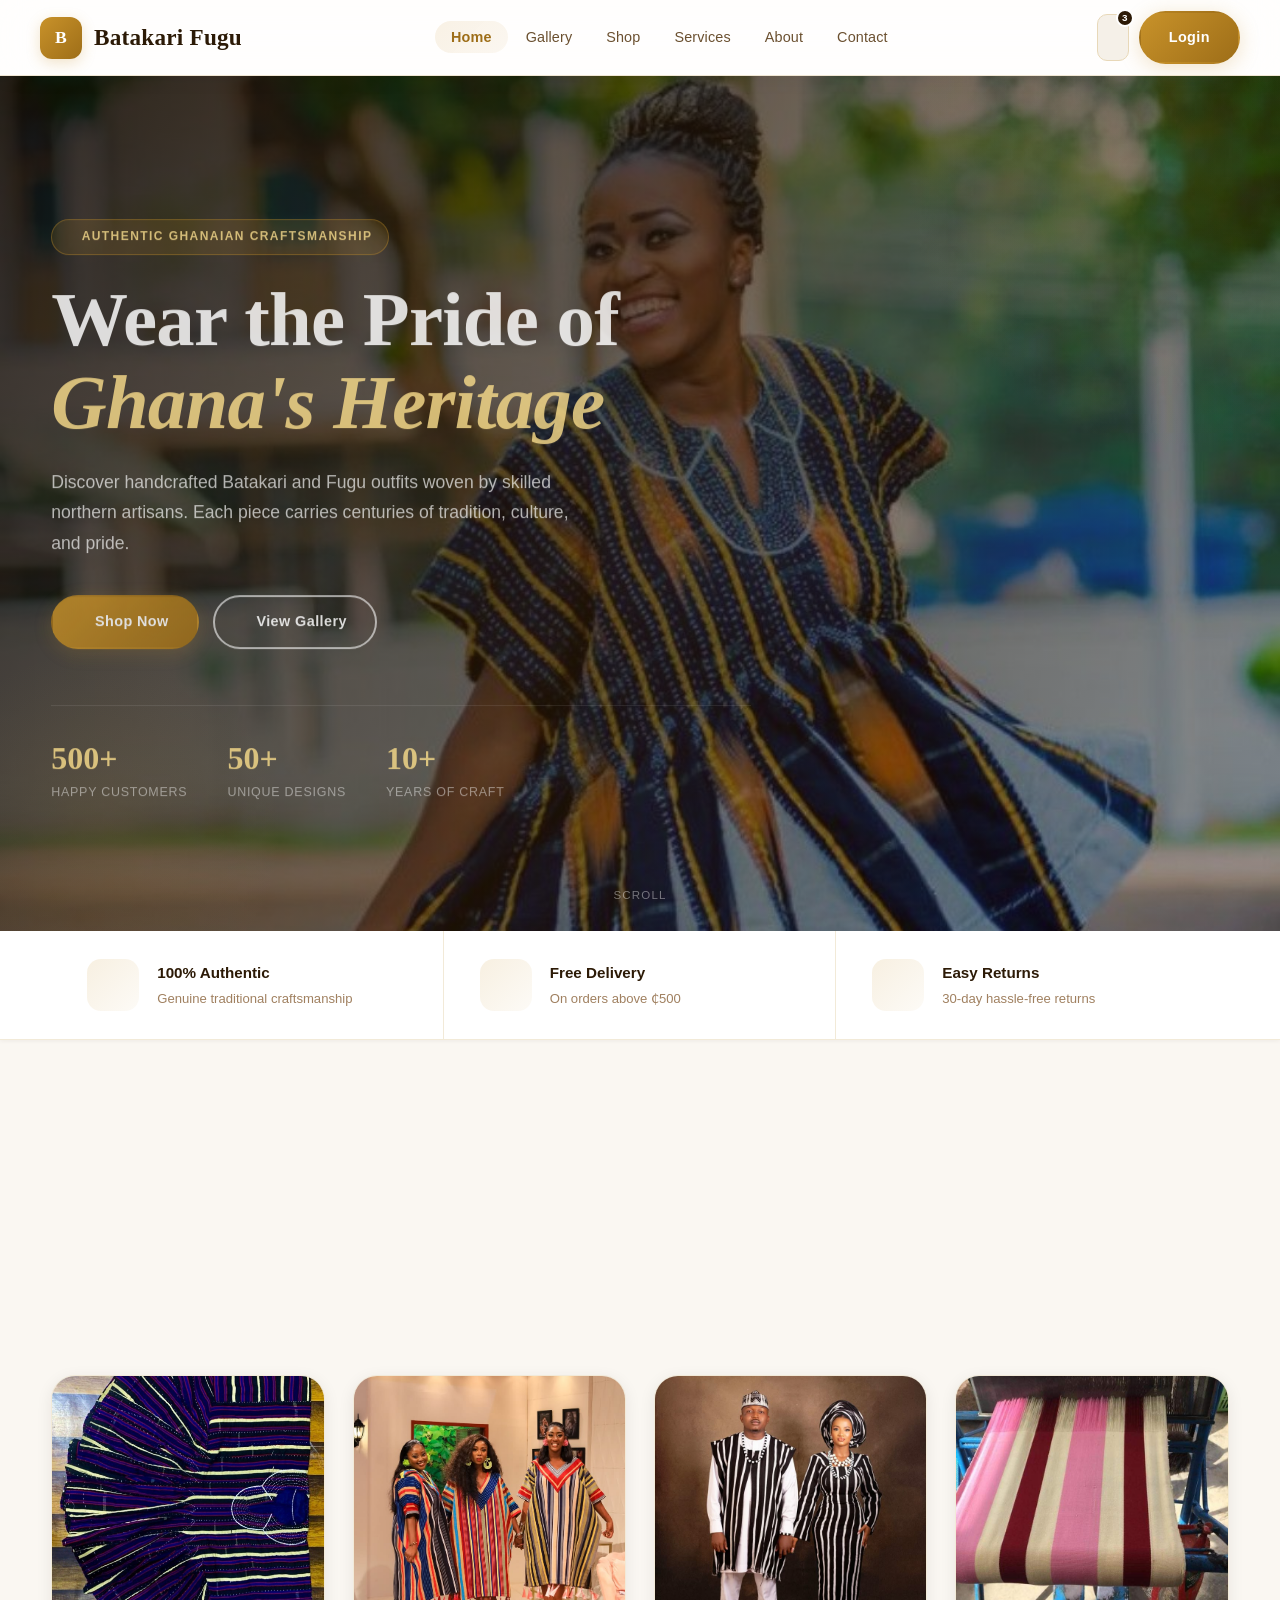
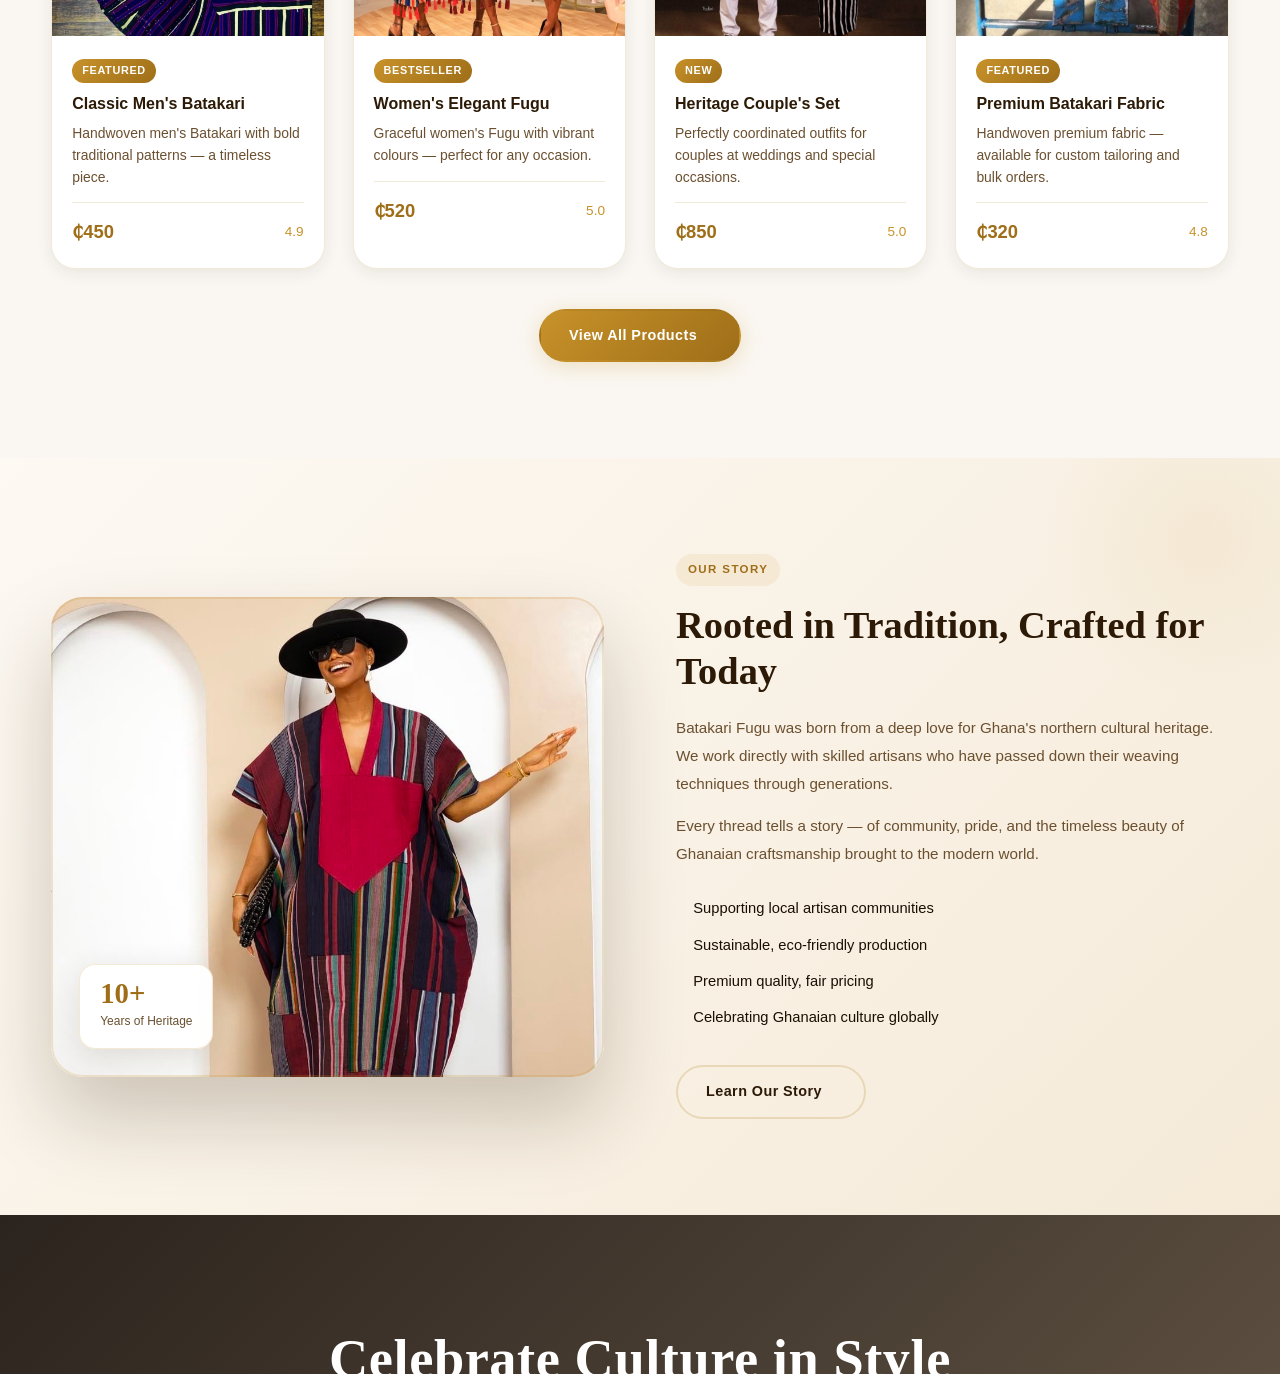
<file: index.html>
<!DOCTYPE html>
<html lang="en">
<head>
  <meta charset="UTF-8" />
  <meta http-equiv="refresh" content="0; url=batakari-website/index.html" />
  <title>Batakari Fugu</title>
</head>
<body>
  <p>Redirecting... <a href="batakari-website/index.html">Click here if not redirected</a></p>
</body>
</html>
</file>
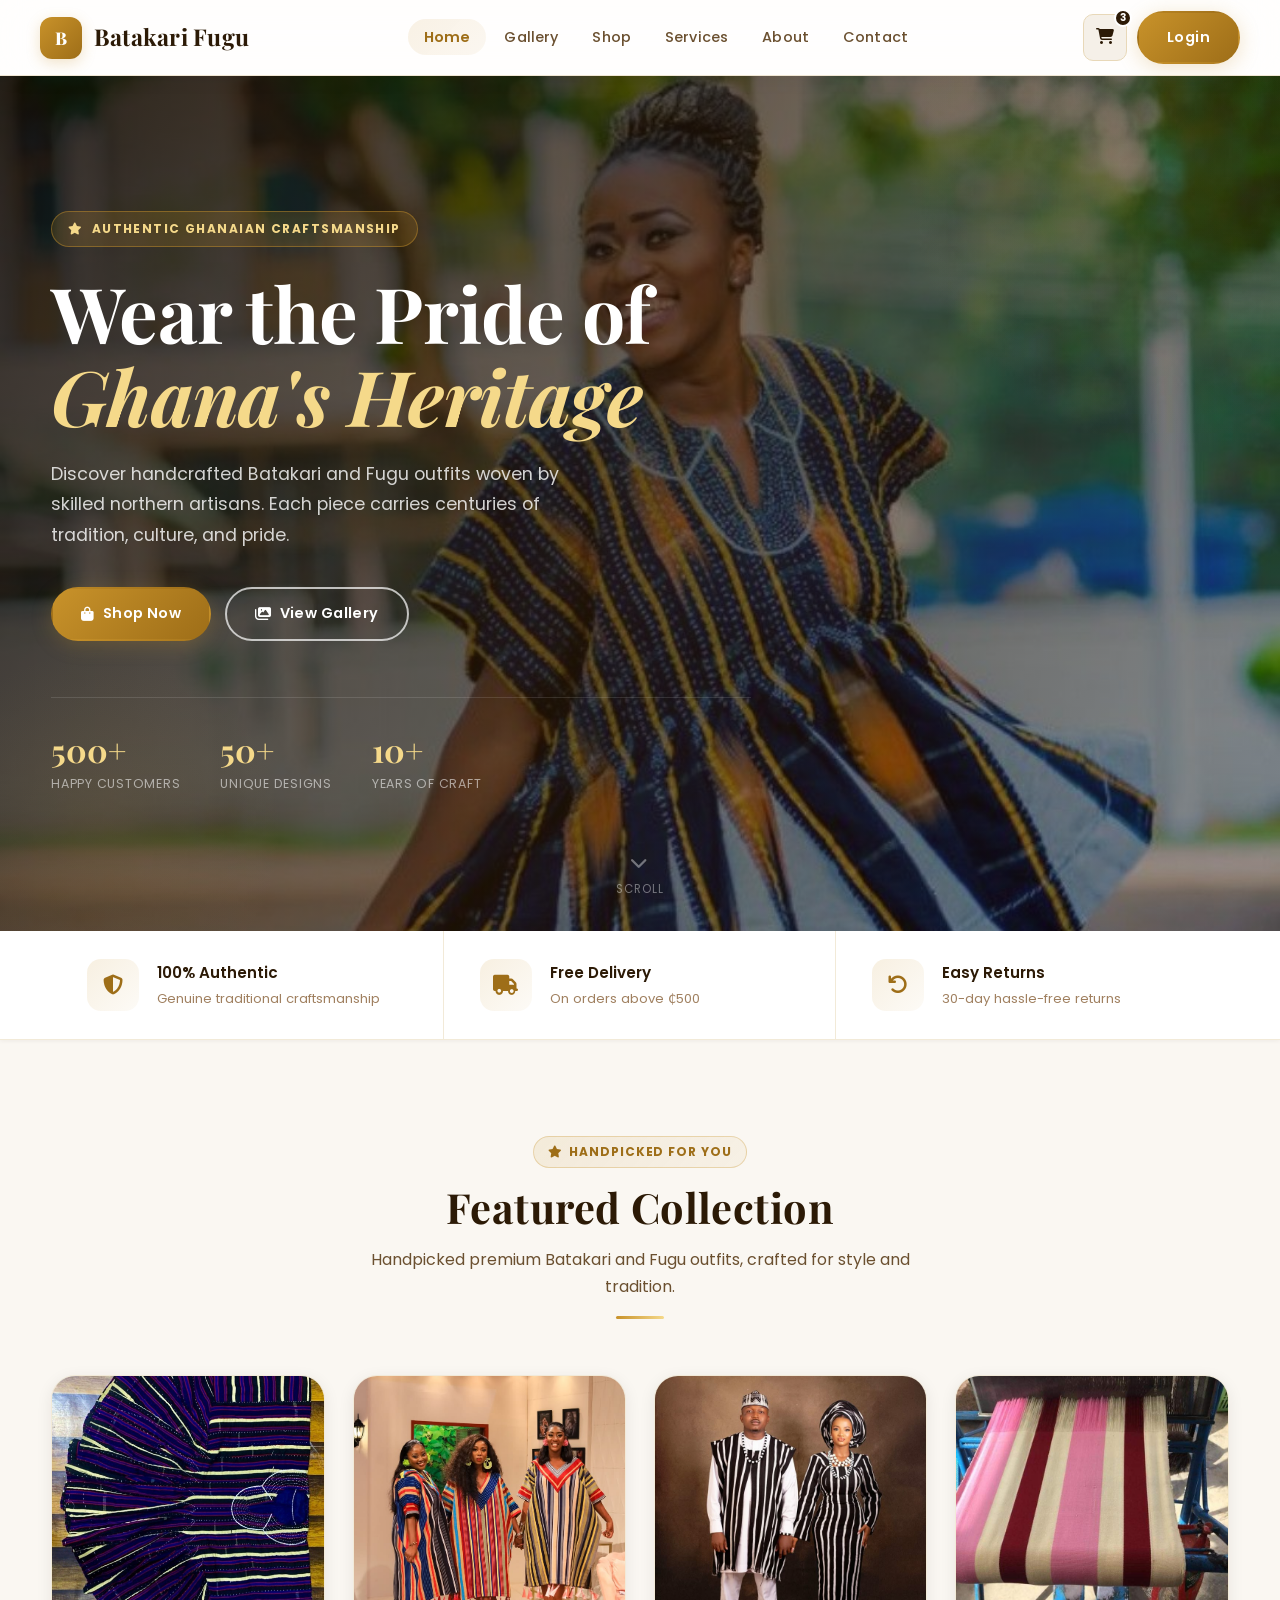
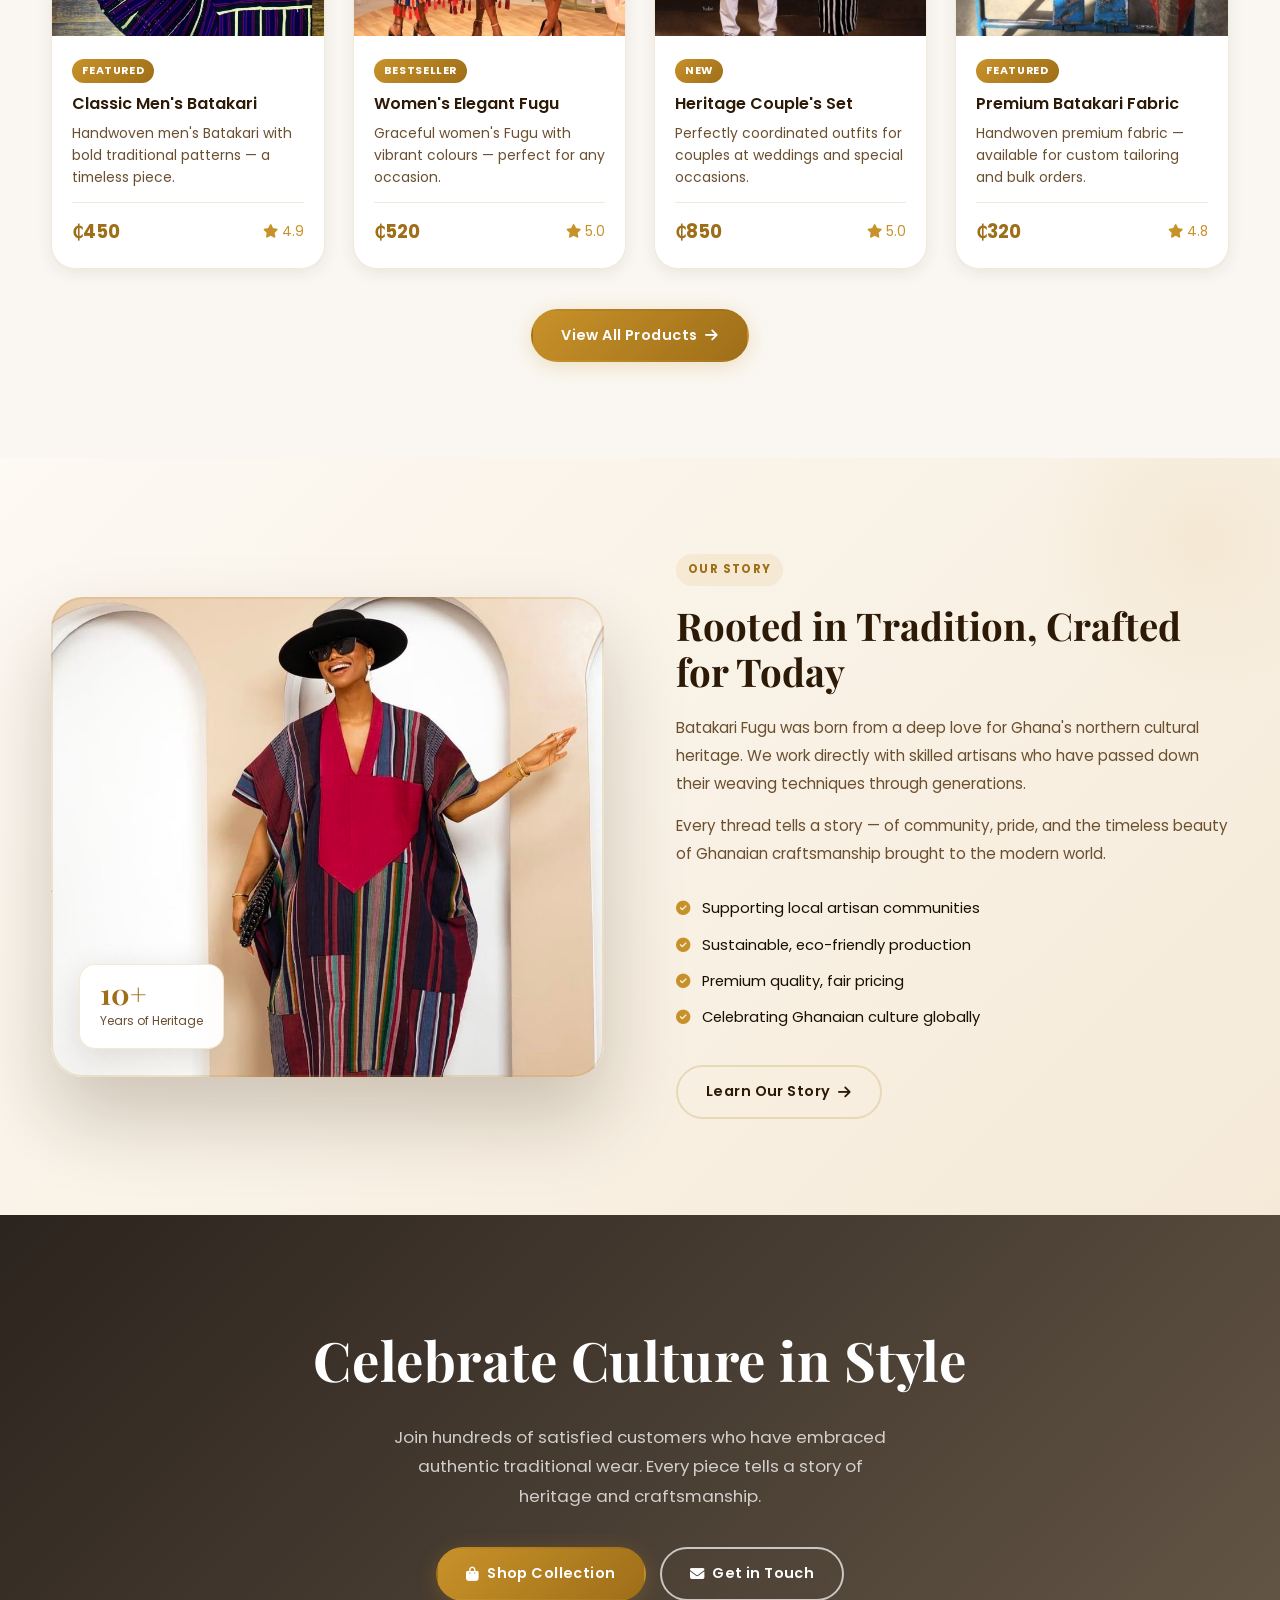
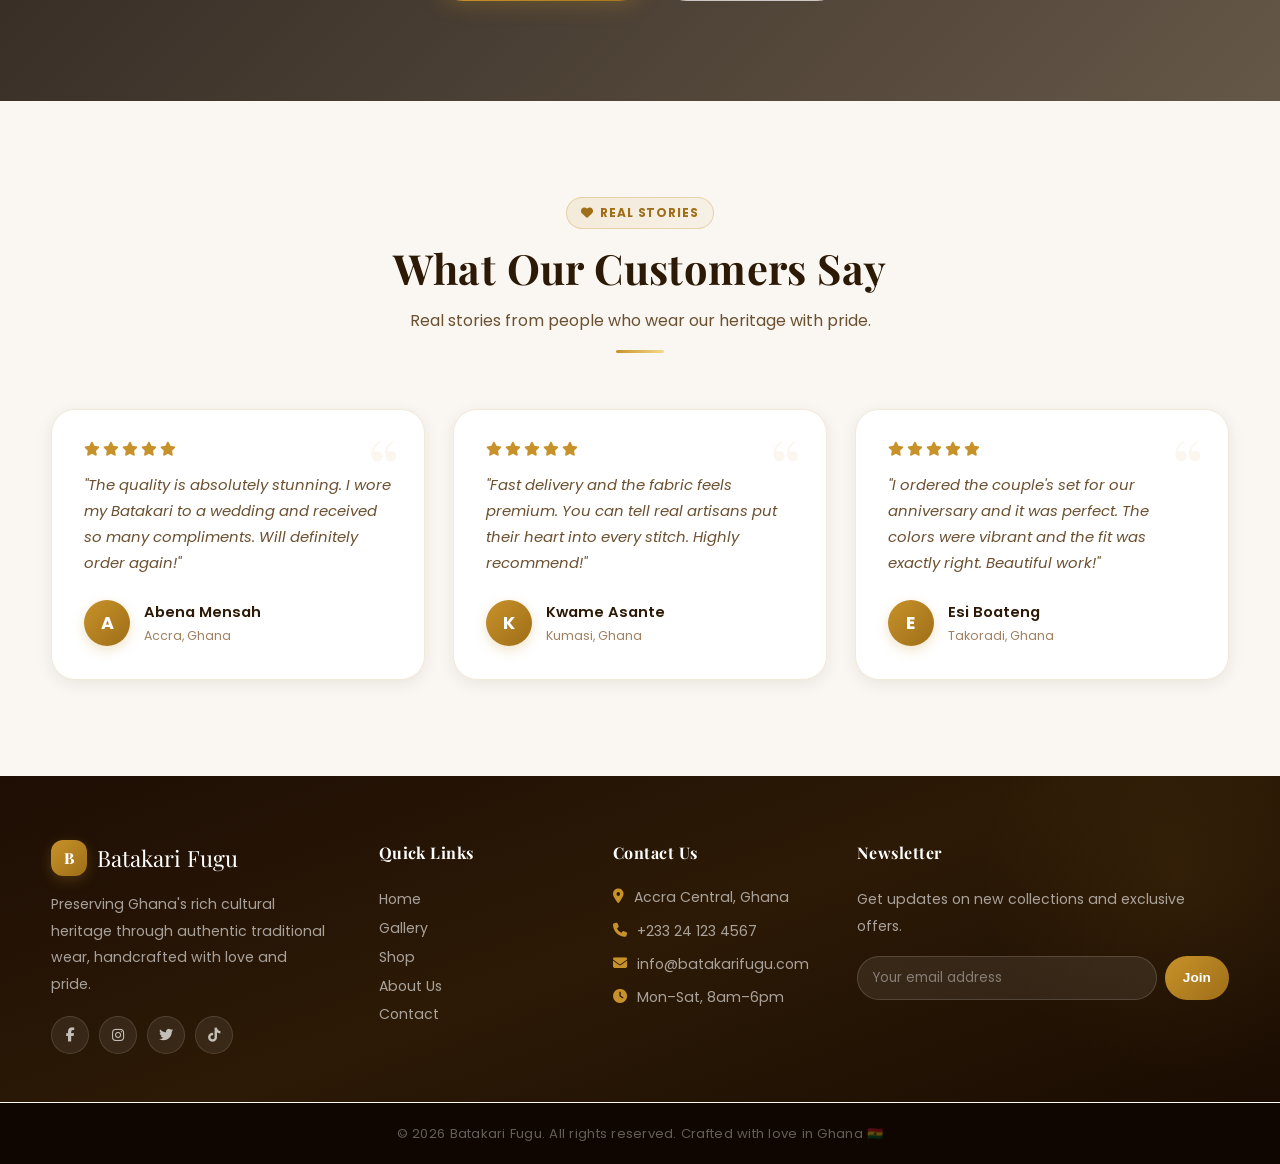
<file: batakari-website/index.html>
<!DOCTYPE html>
<html lang="en">
<head>
  <meta charset="UTF-8" />
  <meta name="viewport" content="width=device-width, initial-scale=1.0" />
  <title>Batakari Fugu | Authentic Ghanaian Traditional Wear</title>
  <meta name="description" content="Discover authentic Batakari and Fugu outfits handcrafted by Ghanaian artisans. Premium traditional wear for every occasion." />
  <link rel="stylesheet" href="css/global.css" />
  <link rel="stylesheet" href="css/home.css" />
  <link rel="stylesheet" href="https://cdnjs.cloudflare.com/ajax/libs/font-awesome/6.5.0/css/all.min.css" />
  <link href="https://fonts.googleapis.com/css2?family=Playfair+Display:ital,wght@0,500;0,700;1,500&family=Poppins:wght@300;400;500;600&display=swap" rel="stylesheet" />
</head>
<body>

  <!-- NAVBAR -->
  <nav class="navbar">
    <a href="index.html" class="brand">
      <span class="brand-icon">B</span>
      <span class="brand-text">Batakari Fugu</span>
    </a>
    <ul class="nav-menu" id="navMenu">
      <li><a href="index.html" class="active">Home</a></li>
      <li><a href="gallery.html">Gallery</a></li>
      <li><a href="shop.html">Shop</a></li>
      <li><a href="services.html">Services</a></li>
      <li><a href="about.html">About</a></li>
      <li><a href="contact.html">Contact</a></li>
    </ul>
    <div class="header-actions">
      <a href="#" class="icon-btn" aria-label="Shopping cart">
        <i class="fa fa-shopping-cart"></i>
        <span class="badge">3</span>
      </a>
      <a href="login.html" class="btn-solid">Login</a>
    </div>
    <button class="mobile-toggle" id="mobileToggle" aria-label="Toggle navigation">
      <i class="fa fa-bars"></i>
    </button>
  </nav>

  <!-- HERO -->
  <section class="hero">
    <div class="hero-overlay"></div>
    <div class="container">
      <div class="hero-content">
        <div class="hero-eyebrow">
          <i class="fa fa-star"></i> Authentic Ghanaian Craftsmanship
        </div>
        <h1>
          Wear the Pride of
          <em>Ghana's Heritage</em>
        </h1>
        <p>Discover handcrafted Batakari and Fugu outfits woven by skilled northern artisans. Each piece carries centuries of tradition, culture, and pride.</p>
        <div class="hero-btns">
          <a href="shop.html" class="btn-solid"><i class="fa fa-shopping-bag"></i> Shop Now</a>
          <a href="gallery.html" class="btn-outline"><i class="fa fa-images"></i> View Gallery</a>
        </div>
        <div class="hero-stats">
          <div class="hero-stat"><span class="num">500+</span><span class="label">Happy Customers</span></div>
          <div class="hero-stat"><span class="num">50+</span><span class="label">Unique Designs</span></div>
          <div class="hero-stat"><span class="num">10+</span><span class="label">Years of Craft</span></div>
        </div>
      </div>
    </div>
    <div class="hero-scroll"><i class="fa fa-chevron-down"></i><span>Scroll</span></div>
  </section>

  <!-- FEATURES STRIP -->
  <div class="features-strip">
    <div class="features-strip-inner">
      <div class="feature-item">
        <div class="feature-icon"><i class="fa fa-shield-alt"></i></div>
        <div class="feature-text">
          <h4>100% Authentic</h4>
          <p>Genuine traditional craftsmanship</p>
        </div>
      </div>
      <div class="feature-item">
        <div class="feature-icon"><i class="fa fa-truck"></i></div>
        <div class="feature-text">
          <h4>Free Delivery</h4>
          <p>On orders above ₵500</p>
        </div>
      </div>
      <div class="feature-item">
        <div class="feature-icon"><i class="fa fa-undo"></i></div>
        <div class="feature-text">
          <h4>Easy Returns</h4>
          <p>30-day hassle-free returns</p>
        </div>
      </div>
    </div>
  </div>

  <!-- FEATURED COLLECTION -->
  <section class="collection-section">
    <div class="container">
      <div class="section-title reveal">
        <div class="eyebrow-tag"><i class="fa fa-star"></i> Handpicked for You</div>
        <h2>Featured Collection</h2>
        <p>Handpicked premium Batakari and Fugu outfits, crafted for style and tradition.</p>
        <div class="title-line"></div>
      </div>
      <div class="collection-grid">
        <article class="product-card">
          <div class="card-img-wrap">
            <img src="images/a40c55586a0d1b4f256fcf8bcda7a38c.jpg" alt="Classic Men's Batakari" />
            <div class="card-img-overlay">
              <div class="overlay-badge">Men's Collection</div>
              <div class="overlay-title">Classic Men's Batakari</div>
              <div class="overlay-desc">Handwoven with local cotton and natural dyes — a timeless northern Ghana design.</div>
            </div>
          </div>
          <div class="card-content">
            <span class="card-badge">Featured</span>
            <h3>Classic Men's Batakari</h3>
            <p>Handwoven men's Batakari with bold traditional patterns — a timeless piece.</p>
            <div class="card-footer">
              <span class="price">₵450</span>
              <span class="rating"><i class="fa fa-star"></i> 4.9</span>
            </div>
          </div>
        </article>
        <article class="product-card">
          <div class="card-img-wrap">
            <img src="images/cac970cfad642388700a5fa29793715e (1).jpg" alt="Women's Elegant Fugu" />
            <div class="card-img-overlay">
              <div class="overlay-badge">Women's Collection</div>
              <div class="overlay-title">Women's Elegant Fugu</div>
              <div class="overlay-desc">Graceful women's Fugu with vibrant colours — perfect for any occasion.</div>
            </div>
          </div>
          <div class="card-content">
            <span class="card-badge">Bestseller</span>
            <h3>Women's Elegant Fugu</h3>
            <p>Graceful women's Fugu with vibrant colours — perfect for any occasion.</p>
            <div class="card-footer">
              <span class="price">₵520</span>
              <span class="rating"><i class="fa fa-star"></i> 5.0</span>
            </div>
          </div>
        </article>
        <article class="product-card">
          <div class="card-img-wrap">
            <img src="images/227c08f95b3c2988263e0eb7f3b08979.jpg" alt="Heritage Couple's Set" />
            <div class="card-img-overlay">
              <div class="overlay-badge">Couples Collection</div>
              <div class="overlay-title">Heritage Couple's Set</div>
              <div class="overlay-desc">Perfectly coordinated outfits for couples at weddings and special occasions.</div>
            </div>
          </div>
          <div class="card-content">
            <span class="card-badge">New</span>
            <h3>Heritage Couple's Set</h3>
            <p>Perfectly coordinated outfits for couples at weddings and special occasions.</p>
            <div class="card-footer">
              <span class="price">₵850</span>
              <span class="rating"><i class="fa fa-star"></i> 5.0</span>
            </div>
          </div>
        </article>
        <article class="product-card">
          <div class="card-img-wrap">
            <img src="images/d89ea52919450564b743ced47c0b788e.jpg" alt="Premium Batakari Fabric" />
            <div class="card-img-overlay">
              <div class="overlay-badge">Fabrics Collection</div>
              <div class="overlay-title">Premium Batakari Fabric</div>
              <div class="overlay-desc">Handwoven premium fabric — available for custom tailoring and bulk orders.</div>
            </div>
          </div>
          <div class="card-content">
            <span class="card-badge">Featured</span>
            <h3>Premium Batakari Fabric</h3>
            <p>Handwoven premium fabric — available for custom tailoring and bulk orders.</p>
            <div class="card-footer">
              <span class="price">₵320</span>
              <span class="rating"><i class="fa fa-star"></i> 4.8</span>
            </div>
          </div>
        </article>
      </div>
      <div style="text-align:center; margin-top:40px;">
        <a href="shop.html" class="btn-solid">View All Products <i class="fa fa-arrow-right"></i></a>
      </div>
    </div>
  </section>

  <!-- STORY SECTION -->
  <section class="story-section">
    <div class="container">
      <div class="story-inner">
        <div class="story-image">
          <img src="images/b6abb5f51446db31119280c789416b36.jpg" alt="Batakari Heritage Story" />
          <div class="story-image-badge">
            <span class="num">10+</span>
            <span class="label">Years of Heritage</span>
          </div>
        </div>
        <div class="story-content">
          <p class="eyebrow">Our Story</p>
          <h2>Rooted in Tradition, Crafted for Today</h2>
          <p>Batakari Fugu was born from a deep love for Ghana's northern cultural heritage. We work directly with skilled artisans who have passed down their weaving techniques through generations.</p>
          <p>Every thread tells a story — of community, pride, and the timeless beauty of Ghanaian craftsmanship brought to the modern world.</p>
          <div class="story-values">
            <div class="story-value"><i class="fa fa-check-circle"></i> Supporting local artisan communities</div>
            <div class="story-value"><i class="fa fa-check-circle"></i> Sustainable, eco-friendly production</div>
            <div class="story-value"><i class="fa fa-check-circle"></i> Premium quality, fair pricing</div>
            <div class="story-value"><i class="fa fa-check-circle"></i> Celebrating Ghanaian culture globally</div>
          </div>
          <a href="about.html" class="btn-secondary">Learn Our Story <i class="fa fa-arrow-right"></i></a>
        </div>
      </div>
    </div>
  </section>

  <!-- CTA BANNER -->
  <section class="cta-banner">
    <div class="cta-banner-overlay"></div>
    <div class="container">
      <div class="cta-banner-content">
        <h2>Celebrate Culture in Style</h2>
        <p>Join hundreds of satisfied customers who have embraced authentic traditional wear. Every piece tells a story of heritage and craftsmanship.</p>
        <div class="cta-btns">
          <a href="shop.html" class="btn-solid"><i class="fa fa-shopping-bag"></i> Shop Collection</a>
          <a href="contact.html" class="btn-outline"><i class="fa fa-envelope"></i> Get in Touch</a>
        </div>
      </div>
    </div>
  </section>

  <!-- TESTIMONIALS -->
  <section class="testimonials-section">
    <div class="container">
      <div class="section-title reveal">
        <div class="eyebrow-tag"><i class="fa fa-heart"></i> Real Stories</div>
        <h2>What Our Customers Say</h2>
        <p>Real stories from people who wear our heritage with pride.</p>
        <div class="title-line"></div>
      </div>
      <div class="testimonials-grid">
        <div class="testimonial-card">
          <div class="testimonial-stars">
            <i class="fa fa-star"></i><i class="fa fa-star"></i><i class="fa fa-star"></i><i class="fa fa-star"></i><i class="fa fa-star"></i>
          </div>
          <p class="testimonial-text">"The quality is absolutely stunning. I wore my Batakari to a wedding and received so many compliments. Will definitely order again!"</p>
          <div class="testimonial-author">
            <div class="testimonial-avatar">A</div>
            <div class="testimonial-author-info">
              <div class="name">Abena Mensah</div>
              <div class="location">Accra, Ghana</div>
            </div>
          </div>
        </div>
        <div class="testimonial-card">
          <div class="testimonial-stars">
            <i class="fa fa-star"></i><i class="fa fa-star"></i><i class="fa fa-star"></i><i class="fa fa-star"></i><i class="fa fa-star"></i>
          </div>
          <p class="testimonial-text">"Fast delivery and the fabric feels premium. You can tell real artisans put their heart into every stitch. Highly recommend!"</p>
          <div class="testimonial-author">
            <div class="testimonial-avatar">K</div>
            <div class="testimonial-author-info">
              <div class="name">Kwame Asante</div>
              <div class="location">Kumasi, Ghana</div>
            </div>
          </div>
        </div>
        <div class="testimonial-card">
          <div class="testimonial-stars">
            <i class="fa fa-star"></i><i class="fa fa-star"></i><i class="fa fa-star"></i><i class="fa fa-star"></i><i class="fa fa-star"></i>
          </div>
          <p class="testimonial-text">"I ordered the couple's set for our anniversary and it was perfect. The colors were vibrant and the fit was exactly right. Beautiful work!"</p>
          <div class="testimonial-author">
            <div class="testimonial-avatar">E</div>
            <div class="testimonial-author-info">
              <div class="name">Esi Boateng</div>
              <div class="location">Takoradi, Ghana</div>
            </div>
          </div>
        </div>
      </div>
    </div>
  </section>

  <!-- FOOTER -->
  <footer class="site-footer">
    <div class="footer-top">
      <div class="footer-inner">
        <div class="footer-col">
          <div class="footer-brand-name">
            <span class="brand-icon">B</span>
            Batakari Fugu
          </div>
          <p>Preserving Ghana's rich cultural heritage through authentic traditional wear, handcrafted with love and pride.</p>
          <div class="social-icons">
            <a href="#" aria-label="Facebook"><i class="fab fa-facebook-f"></i></a>
            <a href="#" aria-label="Instagram"><i class="fab fa-instagram"></i></a>
            <a href="#" aria-label="Twitter"><i class="fab fa-twitter"></i></a>
            <a href="#" aria-label="TikTok"><i class="fab fa-tiktok"></i></a>
          </div>
        </div>
        <div class="footer-col">
          <h4>Quick Links</h4>
          <ul>
            <li><a href="index.html">Home</a></li>
            <li><a href="gallery.html">Gallery</a></li>
            <li><a href="shop.html">Shop</a></li>
            <li><a href="about.html">About Us</a></li>
            <li><a href="contact.html">Contact</a></li>
          </ul>
        </div>
        <div class="footer-col">
          <h4>Contact Us</h4>
          <div class="contact-item"><i class="fa fa-map-marker-alt"></i> Accra Central, Ghana</div>
          <div class="contact-item"><i class="fa fa-phone"></i> +233 24 123 4567</div>
          <div class="contact-item"><i class="fa fa-envelope"></i> info@batakarifugu.com</div>
          <div class="contact-item"><i class="fa fa-clock"></i> Mon–Sat, 8am–6pm</div>
        </div>
        <div class="footer-col">
          <h4>Newsletter</h4>
          <p>Get updates on new collections and exclusive offers.</p>
          <div class="newsletter-form" style="margin-top:16px;">
            <input type="email" placeholder="Your email address" aria-label="Newsletter email" />
            <button type="button">Join</button>
          </div>
        </div>
      </div>
    </div>
    <hr class="footer-divider" />
    <div class="footer-bottom">
      © 2026 Batakari Fugu. All rights reserved. Crafted with love in Ghana 🇬🇭
    </div>
  </footer>

  <script>
    const toggle = document.getElementById('mobileToggle');
    const menu = document.getElementById('navMenu');
    toggle.addEventListener('click', () => menu.classList.toggle('open'));

    // Navbar scroll effect
    const navbar = document.querySelector('.navbar');
    window.addEventListener('scroll', () => {
      navbar.classList.toggle('scrolled', window.scrollY > 40);
    });

    // Scroll reveal
    const observer = new IntersectionObserver((entries) => {
      entries.forEach(e => { if (e.isIntersecting) e.target.classList.add('visible'); });
    }, { threshold: 0.12 });
    document.querySelectorAll('.reveal, .reveal-left, .reveal-right').forEach(el => observer.observe(el));
  </script>
</body>
</html>
</file>
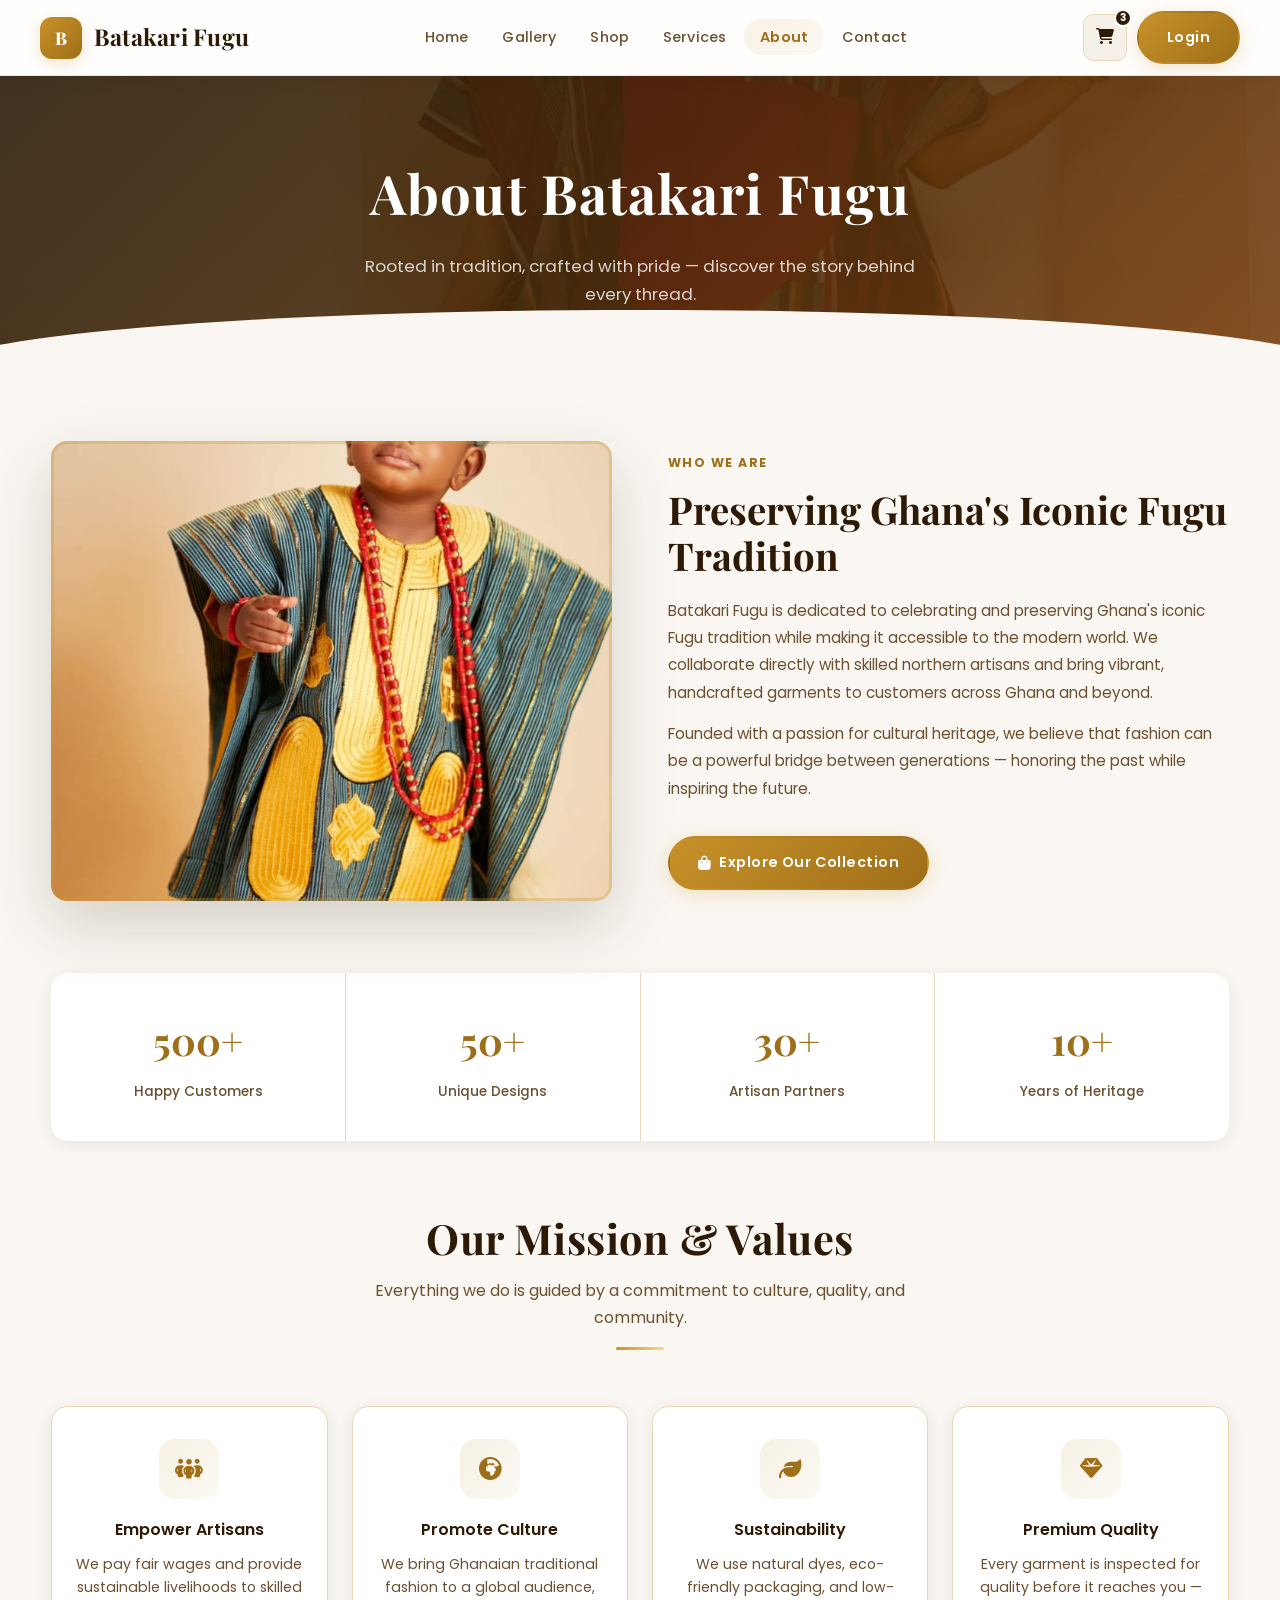
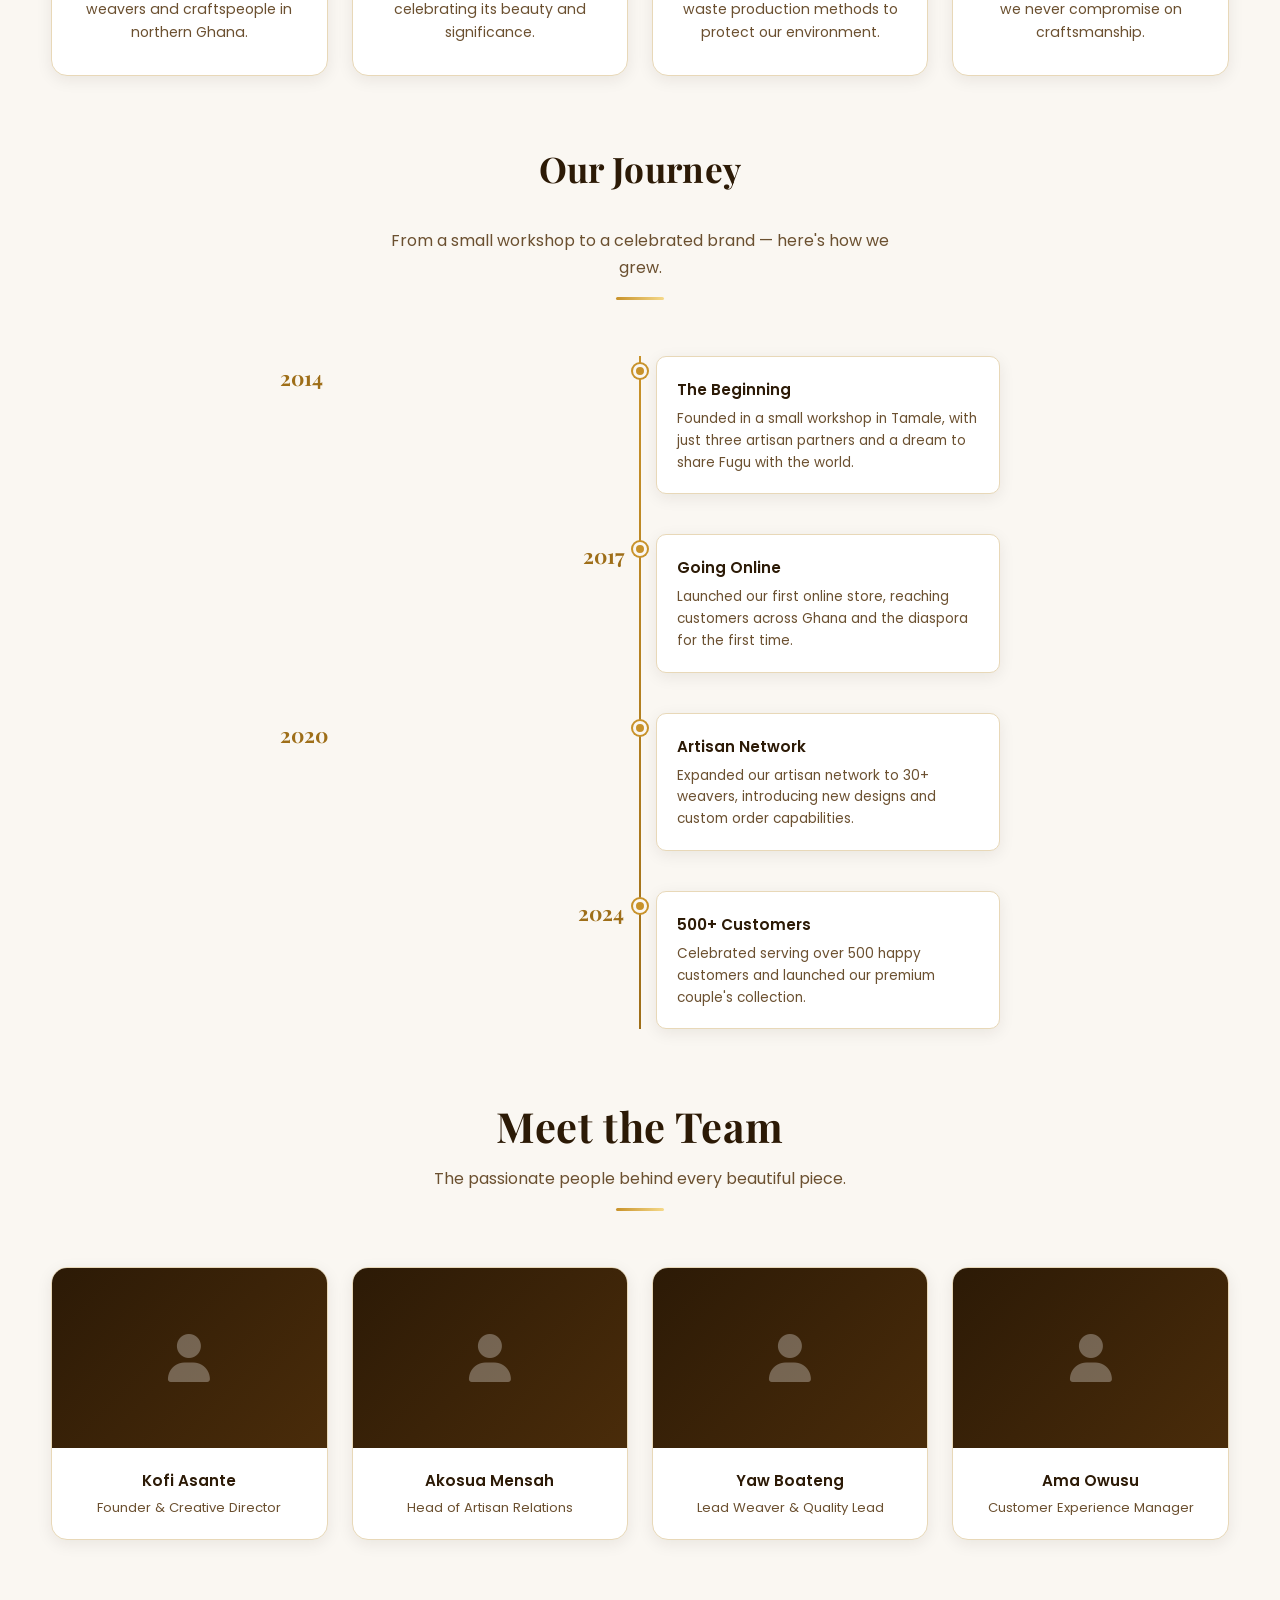
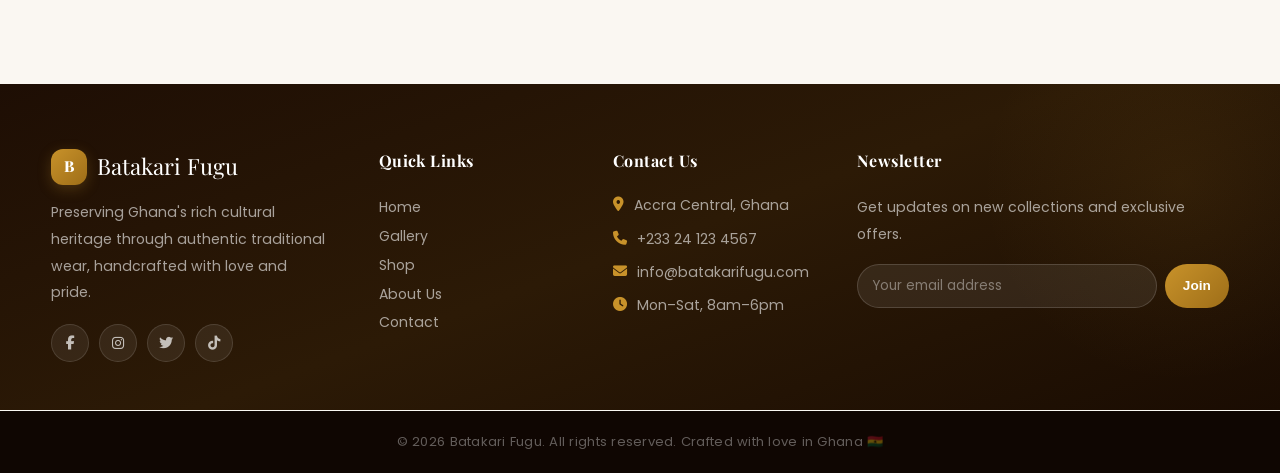
<file: batakari-website/about.html>
<!DOCTYPE html>
<html lang="en">
<head>
  <meta charset="UTF-8" />
  <meta name="viewport" content="width=device-width, initial-scale=1.0" />
  <title>Batakari Fugu | About Us</title>
  <meta name="description" content="Learn about Batakari Fugu — our heritage, mission, and the artisans behind every handcrafted piece." />
  <link rel="stylesheet" href="css/global.css" />
  <link rel="stylesheet" href="css/about.css" />
  <link rel="stylesheet" href="https://cdnjs.cloudflare.com/ajax/libs/font-awesome/6.5.0/css/all.min.css" />
  <link href="https://fonts.googleapis.com/css2?family=Playfair+Display:ital,wght@0,500;0,700;1,500&family=Poppins:wght@300;400;500;600&display=swap" rel="stylesheet" />
</head>
<body>

  <!-- NAVBAR -->
  <nav class="navbar">
    <a href="index.html" class="brand">
      <span class="brand-icon">B</span>
      <span class="brand-text">Batakari Fugu</span>
    </a>
    <ul class="nav-menu" id="navMenu">
      <li><a href="index.html">Home</a></li>
      <li><a href="gallery.html">Gallery</a></li>
      <li><a href="shop.html">Shop</a></li>
      <li><a href="services.html">Services</a></li>
      <li><a href="about.html" class="active">About</a></li>
      <li><a href="contact.html">Contact</a></li>
    </ul>
    <div class="header-actions">
      <a href="#" class="icon-btn" aria-label="Shopping cart">
        <i class="fa fa-shopping-cart"></i>
        <span class="badge">3</span>
      </a>
      <a href="login.html" class="btn-solid">Login</a>
    </div>
    <button class="mobile-toggle" id="mobileToggle" aria-label="Toggle navigation">
      <i class="fa fa-bars"></i>
    </button>
  </nav>

  <!-- PAGE HERO -->
  <div class="page-hero">
    <div class="page-hero-content container">
      <h1>About Batakari Fugu</h1>
      <p>Rooted in tradition, crafted with pride — discover the story behind every thread.</p>
    </div>
  </div>

  <!-- MAIN CONTENT -->
  <main class="about-section container">

    <!-- Intro -->
    <div class="about-intro-grid">
      <div class="about-intro-image">
        <img src="images/a694b9b87380e4d255208f4364aa0f94.jpg" alt="Batakari artisan at work" />
      </div>
      <div class="about-intro-text">
        <p class="eyebrow">Who We Are</p>
        <h2>Preserving Ghana's Iconic Fugu Tradition</h2>
        <p>Batakari Fugu is dedicated to celebrating and preserving Ghana's iconic Fugu tradition while making it accessible to the modern world. We collaborate directly with skilled northern artisans and bring vibrant, handcrafted garments to customers across Ghana and beyond.</p>
        <p>Founded with a passion for cultural heritage, we believe that fashion can be a powerful bridge between generations — honoring the past while inspiring the future.</p>
        <a href="shop.html" class="btn-solid" style="margin-top:20px; display:inline-flex;">
          <i class="fa fa-shopping-bag"></i> Explore Our Collection
        </a>
      </div>
    </div>

    <!-- Stats -->
    <div class="about-stats">
      <div class="about-stat">
        <span class="num">500+</span>
        <span class="label">Happy Customers</span>
      </div>
      <div class="about-stat">
        <span class="num">50+</span>
        <span class="label">Unique Designs</span>
      </div>
      <div class="about-stat">
        <span class="num">30+</span>
        <span class="label">Artisan Partners</span>
      </div>
      <div class="about-stat">
        <span class="num">10+</span>
        <span class="label">Years of Heritage</span>
      </div>
    </div>

    <!-- Mission -->
    <div class="section-title">
      <h2>Our Mission & Values</h2>
      <p>Everything we do is guided by a commitment to culture, quality, and community.</p>
      <div class="title-line"></div>
    </div>
    <div class="mission-grid">
      <div class="mission-card">
        <div class="mission-icon"><i class="fa fa-people-group"></i></div>
        <h3>Empower Artisans</h3>
        <p>We pay fair wages and provide sustainable livelihoods to skilled weavers and craftspeople in northern Ghana.</p>
      </div>
      <div class="mission-card">
        <div class="mission-icon"><i class="fa fa-globe-africa"></i></div>
        <h3>Promote Culture</h3>
        <p>We bring Ghanaian traditional fashion to a global audience, celebrating its beauty and significance.</p>
      </div>
      <div class="mission-card">
        <div class="mission-icon"><i class="fa fa-leaf"></i></div>
        <h3>Sustainability</h3>
        <p>We use natural dyes, eco-friendly packaging, and low-waste production methods to protect our environment.</p>
      </div>
      <div class="mission-card">
        <div class="mission-icon"><i class="fa fa-gem"></i></div>
        <h3>Premium Quality</h3>
        <p>Every garment is inspected for quality before it reaches you — we never compromise on craftsmanship.</p>
      </div>
    </div>

    <!-- History Timeline -->
    <div class="history-section">
      <div class="section-title">
        <h2>Our Journey</h2>
        <p>From a small workshop to a celebrated brand — here's how we grew.</p>
        <div class="title-line"></div>
      </div>
      <div class="timeline">
        <div class="timeline-item">
          <div class="timeline-year">2014</div>
          <div class="timeline-dot"></div>
          <div class="timeline-content">
            <h4>The Beginning</h4>
            <p>Founded in a small workshop in Tamale, with just three artisan partners and a dream to share Fugu with the world.</p>
          </div>
        </div>
        <div class="timeline-item">
          <div class="timeline-year">2017</div>
          <div class="timeline-dot"></div>
          <div class="timeline-content">
            <h4>Going Online</h4>
            <p>Launched our first online store, reaching customers across Ghana and the diaspora for the first time.</p>
          </div>
        </div>
        <div class="timeline-item">
          <div class="timeline-year">2020</div>
          <div class="timeline-dot"></div>
          <div class="timeline-content">
            <h4>Artisan Network</h4>
            <p>Expanded our artisan network to 30+ weavers, introducing new designs and custom order capabilities.</p>
          </div>
        </div>
        <div class="timeline-item">
          <div class="timeline-year">2024</div>
          <div class="timeline-dot"></div>
          <div class="timeline-content">
            <h4>500+ Customers</h4>
            <p>Celebrated serving over 500 happy customers and launched our premium couple's collection.</p>
          </div>
        </div>
      </div>
    </div>

    <!-- Team -->
    <div class="team-section">
      <div class="section-title">
        <h2>Meet the Team</h2>
        <p>The passionate people behind every beautiful piece.</p>
        <div class="title-line"></div>
      </div>
      <div class="team-grid">
        <div class="team-card">
          <div class="team-avatar"><i class="fa fa-user"></i></div>
          <div class="team-info">
            <h4>Kofi Asante</h4>
            <p>Founder & Creative Director</p>
          </div>
        </div>
        <div class="team-card">
          <div class="team-avatar"><i class="fa fa-user"></i></div>
          <div class="team-info">
            <h4>Akosua Mensah</h4>
            <p>Head of Artisan Relations</p>
          </div>
        </div>
        <div class="team-card">
          <div class="team-avatar"><i class="fa fa-user"></i></div>
          <div class="team-info">
            <h4>Yaw Boateng</h4>
            <p>Lead Weaver & Quality Lead</p>
          </div>
        </div>
        <div class="team-card">
          <div class="team-avatar"><i class="fa fa-user"></i></div>
          <div class="team-info">
            <h4>Ama Owusu</h4>
            <p>Customer Experience Manager</p>
          </div>
        </div>
      </div>
    </div>

  </main>

  <!-- FOOTER -->
  <footer class="site-footer">
    <div class="footer-top">
      <div class="footer-inner">
        <div class="footer-col">
          <div class="footer-brand-name">
            <span class="brand-icon">B</span>
            Batakari Fugu
          </div>
          <p>Preserving Ghana's rich cultural heritage through authentic traditional wear, handcrafted with love and pride.</p>
          <div class="social-icons">
            <a href="#" aria-label="Facebook"><i class="fab fa-facebook-f"></i></a>
            <a href="#" aria-label="Instagram"><i class="fab fa-instagram"></i></a>
            <a href="#" aria-label="Twitter"><i class="fab fa-twitter"></i></a>
            <a href="#" aria-label="TikTok"><i class="fab fa-tiktok"></i></a>
          </div>
        </div>
        <div class="footer-col">
          <h4>Quick Links</h4>
          <ul>
            <li><a href="index.html">Home</a></li>
            <li><a href="gallery.html">Gallery</a></li>
            <li><a href="shop.html">Shop</a></li>
            <li><a href="about.html">About Us</a></li>
            <li><a href="contact.html">Contact</a></li>
          </ul>
        </div>
        <div class="footer-col">
          <h4>Contact Us</h4>
          <div class="contact-item"><i class="fa fa-map-marker-alt"></i> Accra Central, Ghana</div>
          <div class="contact-item"><i class="fa fa-phone"></i> +233 24 123 4567</div>
          <div class="contact-item"><i class="fa fa-envelope"></i> info@batakarifugu.com</div>
          <div class="contact-item"><i class="fa fa-clock"></i> Mon–Sat, 8am–6pm</div>
        </div>
        <div class="footer-col">
          <h4>Newsletter</h4>
          <p>Get updates on new collections and exclusive offers.</p>
          <div class="newsletter-form" style="margin-top:16px;">
            <input type="email" placeholder="Your email address" aria-label="Newsletter email" />
            <button type="button">Join</button>
          </div>
        </div>
      </div>
    </div>
    <hr class="footer-divider" />
    <div class="footer-bottom">
      © 2026 Batakari Fugu. All rights reserved. Crafted with love in Ghana 🇬🇭
    </div>
  </footer>

  <script>
    const toggle = document.getElementById('mobileToggle');
    const menu = document.getElementById('navMenu');
    toggle.addEventListener('click', () => menu.classList.toggle('open'));
    const navbar = document.querySelector('.navbar');
    window.addEventListener('scroll', () => { navbar.classList.toggle('scrolled', window.scrollY > 40); });
    const obs = new IntersectionObserver((entries) => { entries.forEach(e => { if (e.isIntersecting) e.target.classList.add('visible'); }); }, { threshold: 0.12 });
    document.querySelectorAll('.reveal, .reveal-left, .reveal-right').forEach(el => obs.observe(el));
  </script>
</body>
</html>
</file>
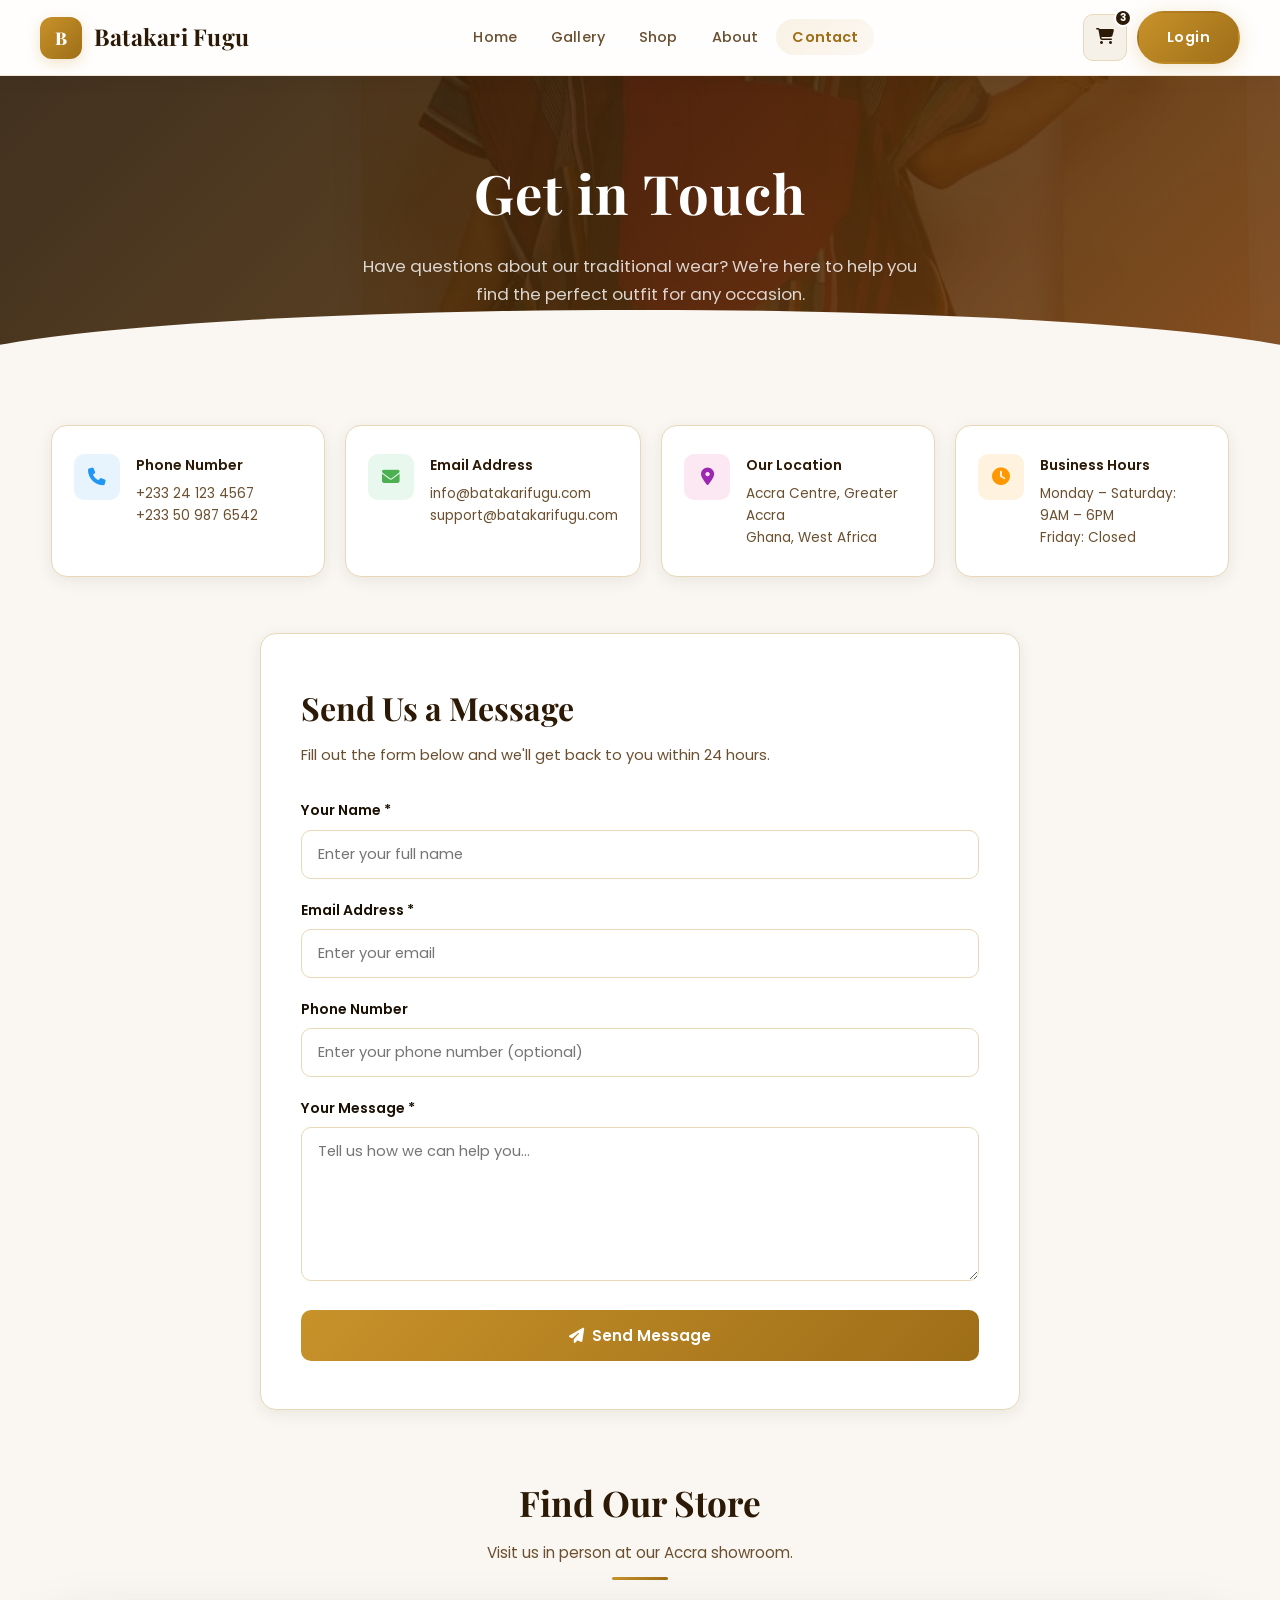
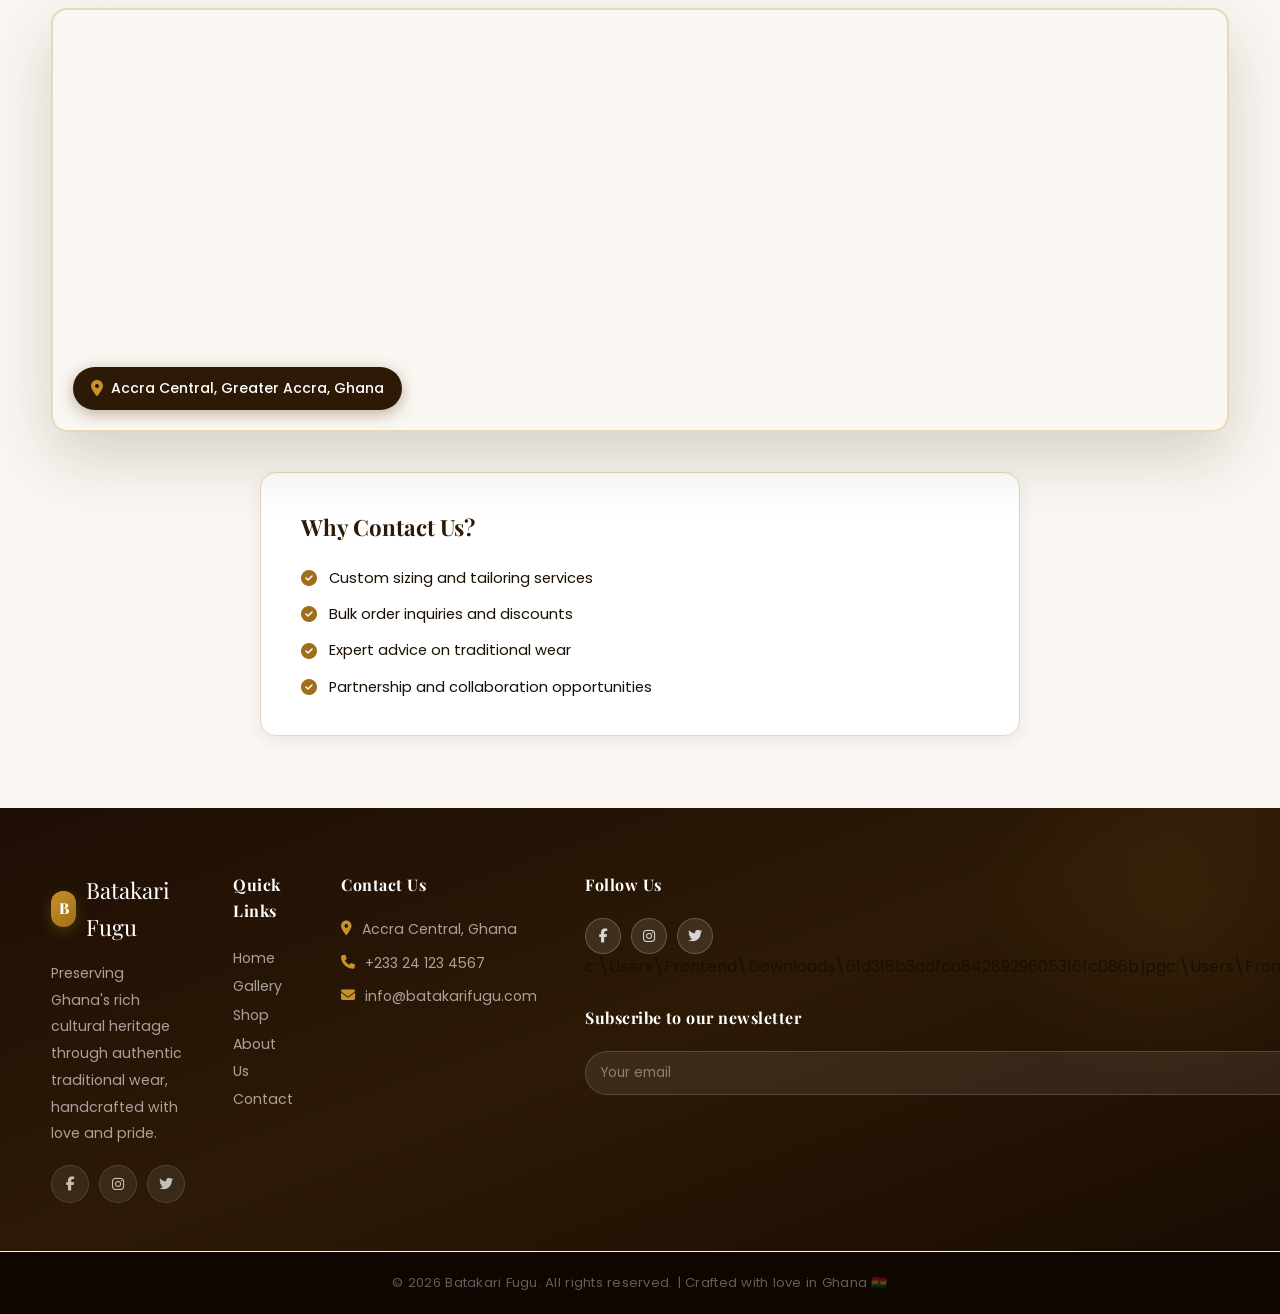
<file: batakari-website/contact.html>
<!DOCTYPE html>
<html lang="en">
<head>
  <meta charset="UTF-8" />
  <meta name="viewport" content="width=device-width, initial-scale=1.0" />
  <title>Batakari Fugu | Contact Us</title>
  <meta name="description" content="Get in touch with Batakari Fugu. We'd love to hear from you." />
  <link rel="stylesheet" href="css/global.css" />
  <link rel="stylesheet" href="css/contact.css" />
  <link rel="stylesheet" href="https://cdnjs.cloudflare.com/ajax/libs/font-awesome/6.5.0/css/all.min.css" />
  <link href="https://fonts.googleapis.com/css2?family=Playfair+Display:ital,wght@0,500;0,700;1,500&family=Poppins:wght@300;400;500;600&display=swap" rel="stylesheet" />
</head>
<body>

  <!-- NAVBAR -->
  <nav class="navbar">
    <a href="index.html" class="brand">
      <span class="brand-icon">B</span>
      <span class="brand-text">Batakari Fugu</span>
    </a>
    <ul class="nav-menu" id="navMenu">
      <li><a href="index.html">Home</a></li>
      <li><a href="gallery.html">Gallery</a></li>
      <li><a href="shop.html">Shop</a></li>
      <li><a href="about.html">About</a></li>
      <li><a href="contact.html" class="active">Contact</a></li>
    </ul>
    <div class="header-actions">
      <a href="#" class="icon-btn" aria-label="Shopping cart">
        <i class="fa fa-shopping-cart"></i>
        <span class="badge">3</span>
      </a>
      <a href="login.html" class="btn-solid">Login</a>
    </div>
    <button class="mobile-toggle" id="mobileToggle" aria-label="Toggle navigation">
      <i class="fa fa-bars"></i>
    </button>
  </nav>

  <!-- PAGE HERO -->
  <div class="page-hero">
    <div class="page-hero-content container">
      <h1>Get in Touch</h1>
      <p>Have questions about our traditional wear? We're here to help you find the perfect outfit for any occasion.</p>
    </div>
  </div>

  <main>

    <!-- CONTACT INFO CARDS -->
    <section class="contact-cards-section container">
      <div class="contact-cards-grid">
        <div class="contact-card">
          <div class="contact-card-icon phone">
            <i class="fa fa-phone"></i>
          </div>
          <div class="contact-card-body">
            <h4>Phone Number</h4>
            <p>+233 24 123 4567</p>
            <p>+233 50 987 6542</p>
          </div>
        </div>
        <div class="contact-card">
          <div class="contact-card-icon email">
            <i class="fa fa-envelope"></i>
          </div>
          <div class="contact-card-body">
            <h4>Email Address</h4>
            <p>info@batakarifugu.com</p>
            <p>support@batakarifugu.com</p>
          </div>
        </div>
        <div class="contact-card">
          <div class="contact-card-icon location">
            <i class="fa fa-map-marker-alt"></i>
          </div>
          <div class="contact-card-body">
            <h4>Our Location</h4>
            <p>Accra Centre, Greater Accra</p>
            <p>Ghana, West Africa</p>
          </div>
        </div>
        <div class="contact-card">
          <div class="contact-card-icon hours">
            <i class="fa fa-clock"></i>
          </div>
          <div class="contact-card-body">
            <h4>Business Hours</h4>
            <p>Monday – Saturday: 9AM – 6PM</p>
            <p>Friday: Closed</p>
          </div>
        </div>
      </div>
    </section>

    <!-- SEND MESSAGE FORM -->
    <section class="send-message-section container">
      <div class="send-message-inner">
        <div class="send-message-header">
          <h2>Send Us a Message</h2>
          <p>Fill out the form below and we'll get back to you within 24 hours.</p>
        </div>
        <form action="#" method="post" class="contact-form">
          <div class="form-group">
            <label for="fullName">Your Name *</label>
            <input type="text" id="fullName" name="fullName" placeholder="Enter your full name" required />
          </div>
          <div class="form-group">
            <label for="email">Email Address *</label>
            <input type="email" id="email" name="email" placeholder="Enter your email" required />
          </div>
          <div class="form-group">
            <label for="phone">Phone Number</label>
            <input type="tel" id="phone" name="phone" placeholder="Enter your phone number (optional)" />
          </div>
          <div class="form-group">
            <label for="message">Your Message *</label>
            <textarea id="message" name="message" rows="6" placeholder="Tell us how we can help you..." required></textarea>
          </div>
          <button type="submit" class="contact-submit">
            <i class="fa fa-paper-plane"></i> Send Message
          </button>
        </form>
      </div>
    </section>

    <!-- LIVE MAP -->
    <section class="map-section container">
      <div class="map-header">
        <h2>Find Our Store</h2>
        <p>Visit us in person at our Accra showroom.</p>
        <div class="title-line"></div>
      </div>
      <div class="map-wrapper">
        <iframe
          src="https://www.google.com/maps/embed?pb=!1m18!1m12!1m3!1d3970.9523!2d-0.1969!3d5.5502!2m3!1f0!2f0!3f0!3m2!1i1024!2i768!4f13.1!3m3!1m2!1s0xfdf9084b2d34a333%3A0xb7a8e5b6a7b8c9d0!2sAccra%20Central%2C%20Accra%2C%20Ghana!5e0!3m2!1sen!2sgh!4v1700000000000"
          width="100%"
          height="420"
          style="border:0;"
          allowfullscreen=""
          loading="lazy"
          referrerpolicy="no-referrer-when-downgrade"
          title="Batakari Fugu Store Location - Accra Central, Ghana"
        ></iframe>
        <div class="map-overlay-badge">
          <i class="fa fa-map-marker-alt"></i>
          <span>Accra Central, Greater Accra, Ghana</span>
        </div>
      </div>
    </section>

    <!-- WHY CONTACT US -->
    <section class="why-contact-section container">
      <div class="why-contact-inner">
        <h3>Why Contact Us?</h3>
        <ul class="why-list">
          <li><i class="fa fa-check-circle"></i> Custom sizing and tailoring services</li>
          <li><i class="fa fa-check-circle"></i> Bulk order inquiries and discounts</li>
          <li><i class="fa fa-check-circle"></i> Expert advice on traditional wear</li>
          <li><i class="fa fa-check-circle"></i> Partnership and collaboration opportunities</li>
        </ul>
      </div>
    </section>

  </main>

  <!-- FOOTER -->
  <footer class="site-footer">
    <div class="footer-top">
      <div class="footer-inner">
        <div class="footer-col">
          <div class="footer-brand-name">
            <span class="brand-icon">B</span>
            Batakari Fugu
          </div>
          <p>Preserving Ghana's rich cultural heritage through authentic traditional wear, handcrafted with love and pride.</p>
          <div class="social-icons">
            <a href="#" aria-label="Facebook"><i class="fab fa-facebook-f"></i></a>
            <a href="#" aria-label="Instagram"><i class="fab fa-instagram"></i></a>
            <a href="#" aria-label="Twitter"><i class="fab fa-twitter"></i></a>
          </div>
        </div>
        <div class="footer-col">
          <h4>Quick Links</h4>
          <ul>
            <li><a href="index.html">Home</a></li>
            <li><a href="gallery.html">Gallery</a></li>
            <li><a href="shop.html">Shop</a></li>
            <li><a href="about.html">About Us</a></li>
            <li><a href="contact.html">Contact</a></li>
          </ul>
        </div>
        <div class="footer-col">
          <h4>Contact Us</h4>
          <div class="contact-item"><i class="fa fa-map-marker-alt"></i> Accra Central, Ghana</div>
          <div class="contact-item"><i class="fa fa-phone"></i> +233 24 123 4567</div>
          <div class="contact-item"><i class="fa fa-envelope"></i> info@batakarifugu.com</div>
        </div>
        <div class="footer-col">
          <h4>Follow Us</h4>
          <div class="footer-social-row">
            <a href="#" aria-label="Facebook"><i class="fab fa-facebook-f"></i></a>
            <a href="#" aria-label="Instagram"><i class="fab fa-instagram"></i></a>
            <a href="#" aria-label="Twitter"><i class="fab fa-twitter"></i></a>
          </div>c:\Users\Frontend\Downloads\61d318b3adfca8428929605316fc086b.jpgc:\Users\Frontend\Downloads\61d318b3adfca8428929605316fc086b.jpg
          <h4 style="margin-top:24px;">Subscribe to our newsletter</h4>
          <div class="newsletter-form">
            <input type="email" placeholder="Your email" aria-label="Newsletter email" />
            <button type="button">Join</button>
          </div>
        </div>
      </div>
    </div>
    <hr class="footer-divider" />
    <div class="footer-bottom">
      © 2026 Batakari Fugu. All rights reserved. | Crafted with love in Ghana 🇬🇭
    </div>
  </footer>

  <script>
    const toggle = document.getElementById('mobileToggle');
    const menu = document.getElementById('navMenu');
    toggle.addEventListener('click', () => menu.classList.toggle('open'));
    const navbar = document.querySelector('.navbar');
    window.addEventListener('scroll', () => { navbar.classList.toggle('scrolled', window.scrollY > 40); });
    const obs = new IntersectionObserver((e) => { e.forEach(x => { if (x.isIntersecting) x.target.classList.add('visible'); }); }, { threshold: 0.12 });
    document.querySelectorAll('.reveal, .reveal-left, .reveal-right').forEach(el => obs.observe(el));
  </script>
</body>
</html>
</file>
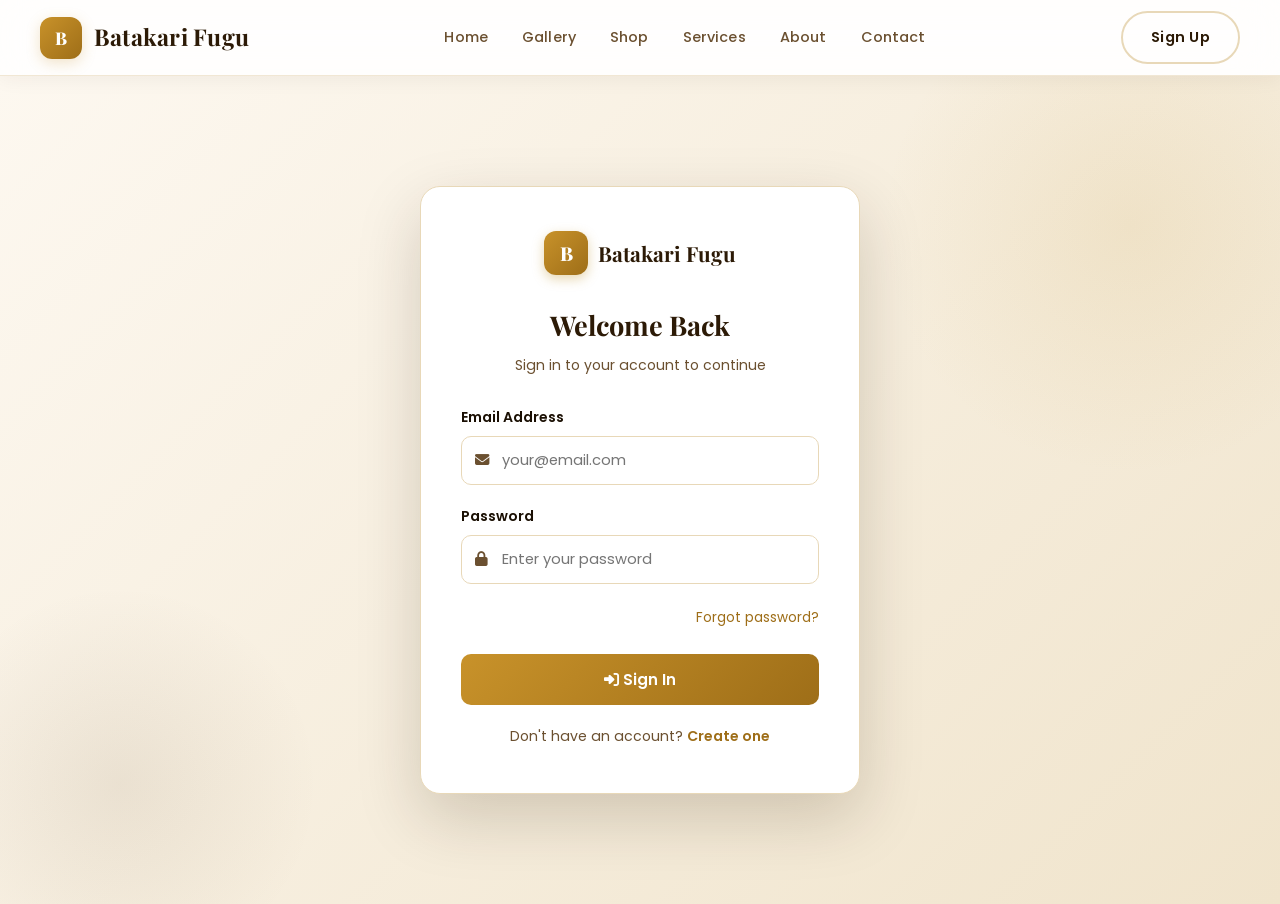
<file: batakari-website/login.html>
<!DOCTYPE html>
<html lang="en">
<head>
  <meta charset="UTF-8" />
  <meta name="viewport" content="width=device-width, initial-scale=1.0" />
  <title>Batakari Fugu | Login</title>
  <link rel="stylesheet" href="css/global.css" />
  <link rel="stylesheet" href="css/auth.css" />
  <link rel="stylesheet" href="https://cdnjs.cloudflare.com/ajax/libs/font-awesome/6.5.0/css/all.min.css" />
  <link href="https://fonts.googleapis.com/css2?family=Playfair+Display:ital,wght@0,500;0,700;1,500&family=Poppins:wght@300;400;500;600&display=swap" rel="stylesheet" />
</head>
<body>

  <!-- NAVBAR -->
  <nav class="navbar">
    <a href="index.html" class="brand">
      <span class="brand-icon">B</span>
      <span class="brand-text">Batakari Fugu</span>
    </a>
    <ul class="nav-menu" id="navMenu">
      <li><a href="index.html">Home</a></li>
      <li><a href="gallery.html">Gallery</a></li>
      <li><a href="shop.html">Shop</a></li>
      <li><a href="services.html">Services</a></li>
      <li><a href="about.html">About</a></li>
      <li><a href="contact.html">Contact</a></li>
    </ul>
    <div class="header-actions">
      <a href="signup.html" class="btn-secondary">Sign Up</a>
    </div>
    <button class="mobile-toggle" id="mobileToggle" aria-label="Toggle navigation">
      <i class="fa fa-bars"></i>
    </button>
  </nav>

  <!-- AUTH -->
  <div class="auth-wrapper">
    <div class="auth-card">
      <div class="auth-logo">
        <span class="brand-icon">B</span>
        <span>Batakari Fugu</span>
      </div>
      <h1>Welcome Back</h1>
      <p class="auth-subtitle">Sign in to your account to continue</p>

      <form action="#" method="post">
        <div class="form-group">
          <label for="email">Email Address</label>
          <div class="input-icon-wrap">
            <i class="fa fa-envelope"></i>
            <input type="email" id="email" name="email" placeholder="your@email.com" required />
          </div>
        </div>
        <div class="form-group">
          <label for="password">Password</label>
          <div class="input-icon-wrap">
            <i class="fa fa-lock"></i>
            <input type="password" id="password" name="password" placeholder="Enter your password" required />
          </div>
        </div>
        <div style="text-align:right; margin-bottom:20px;">
          <a href="#" style="font-size:0.85rem; color:var(--accent-dark);">Forgot password?</a>
        </div>
        <button type="submit" class="auth-submit">
          <i class="fa fa-sign-in-alt"></i> Sign In
        </button>
      </form>

      <div class="auth-footer">
        Don't have an account? <a href="signup.html">Create one</a>
      </div>
    </div>
  </div>

  <script>
    const toggle = document.getElementById('mobileToggle');
    const menu = document.getElementById('navMenu');
    toggle.addEventListener('click', () => menu.classList.toggle('open'));
  </script>
</body>
</html>
</file>
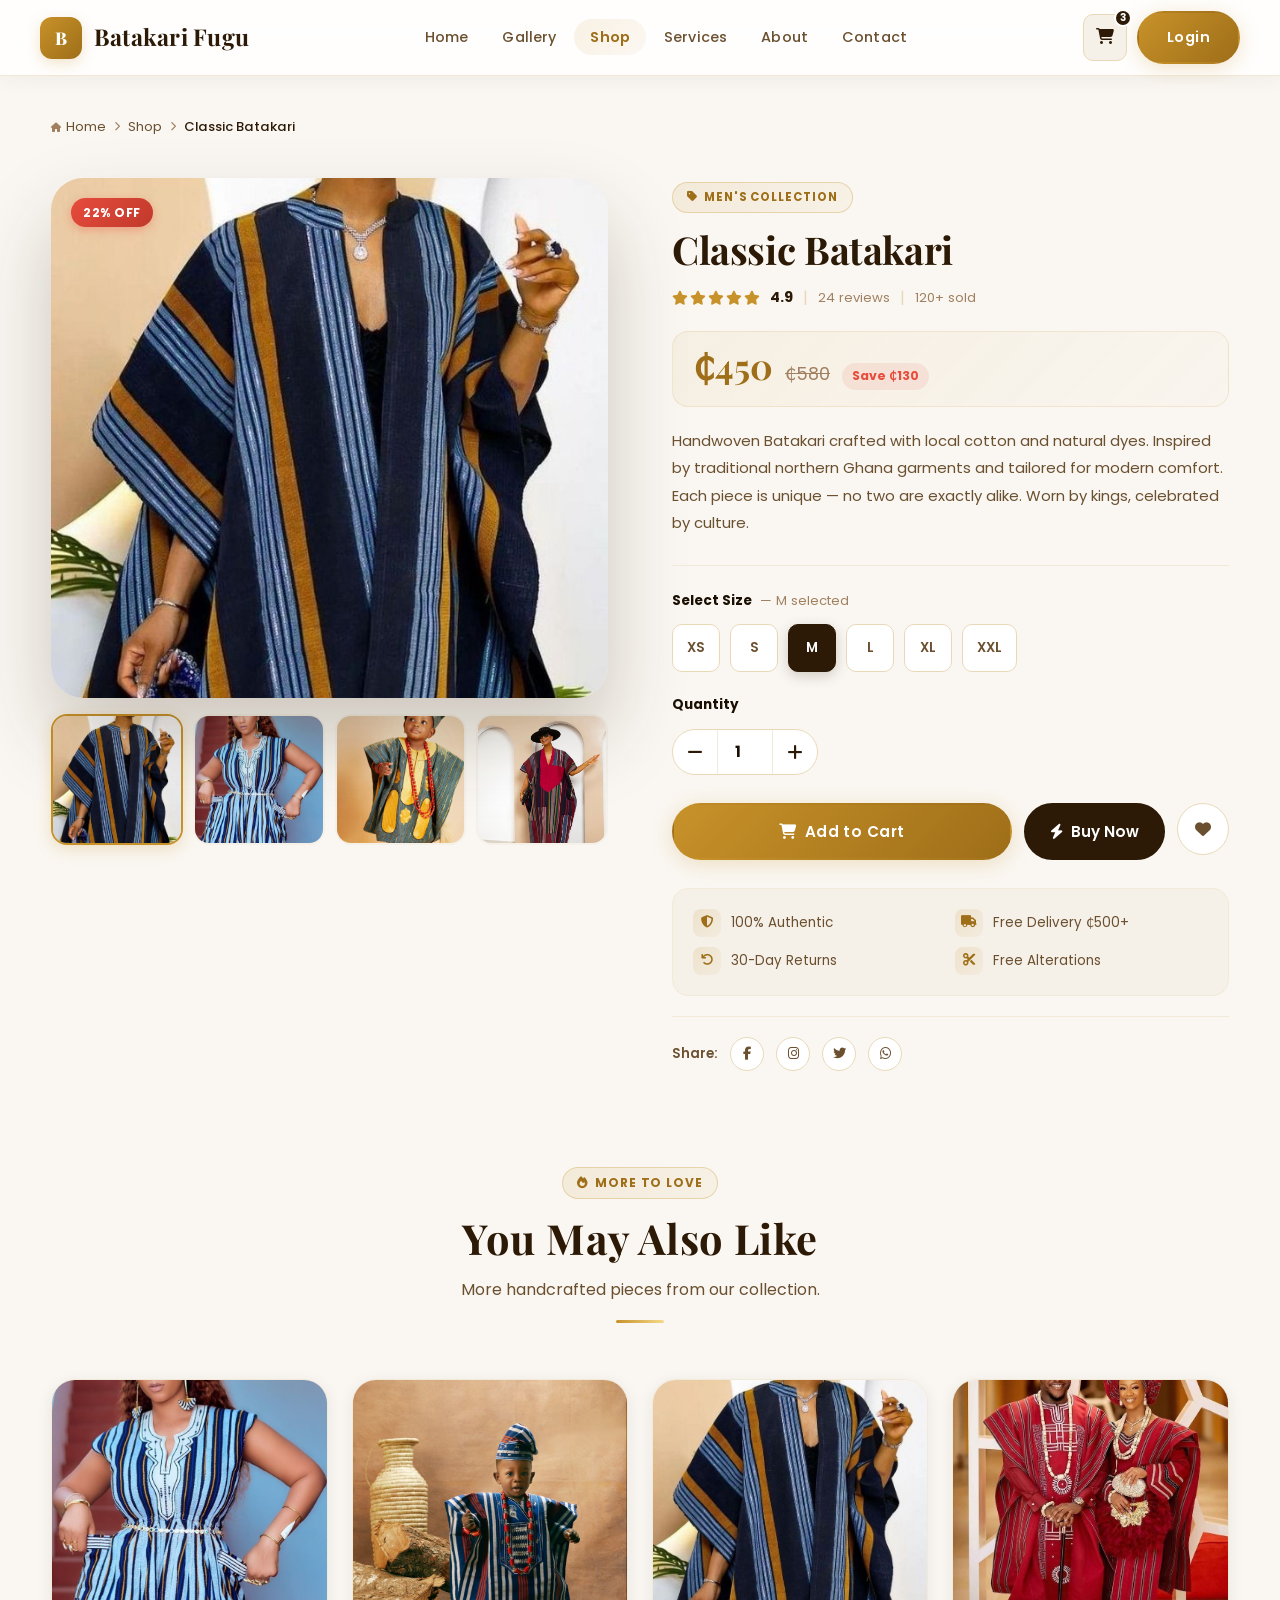
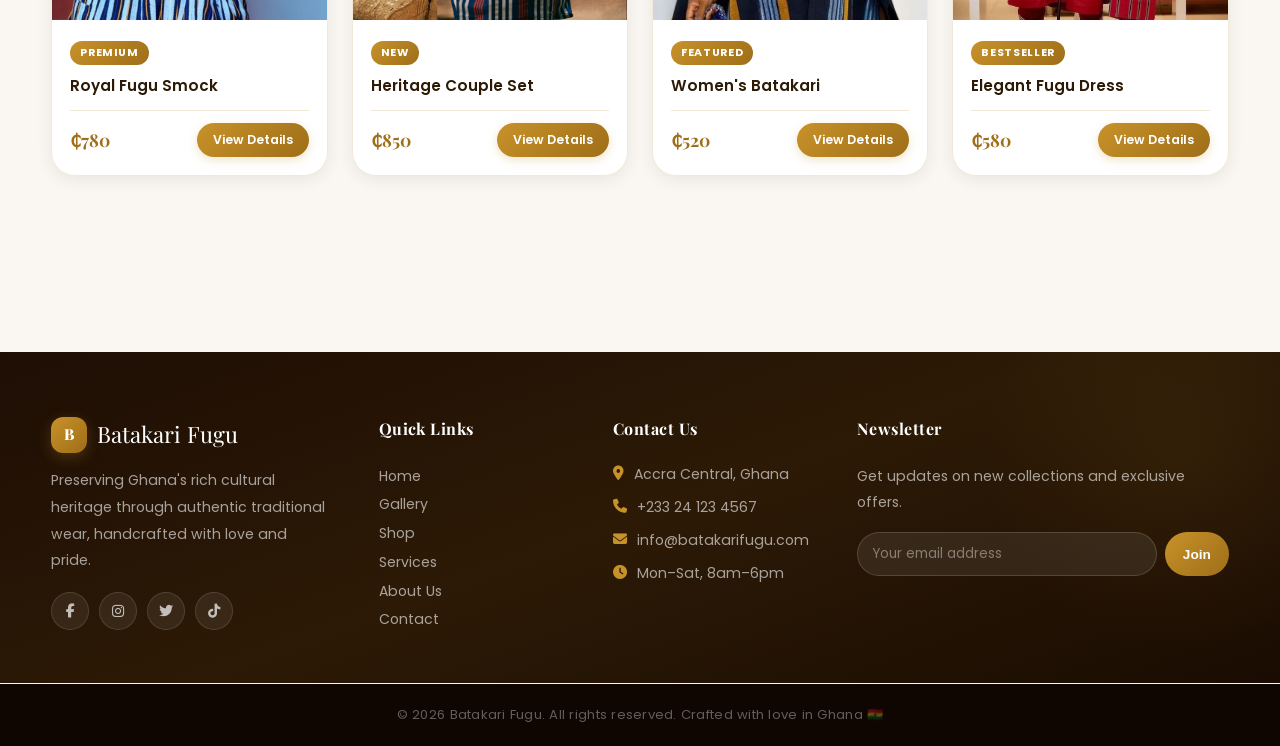
<file: batakari-website/product.html>
<!DOCTYPE html>
<html lang="en">
<head>
  <meta charset="UTF-8" />
  <meta name="viewport" content="width=device-width, initial-scale=1.0" />
  <title>Batakari Fugu | Classic Batakari</title>
  <meta name="description" content="Handwoven Classic Batakari crafted with local cotton and natural dyes." />
  <link rel="stylesheet" href="css/global.css" />
  <link rel="stylesheet" href="css/product.css" />
  <link rel="stylesheet" href="https://cdnjs.cloudflare.com/ajax/libs/font-awesome/6.5.0/css/all.min.css" />
  <link href="https://fonts.googleapis.com/css2?family=Playfair+Display:ital,wght@0,500;0,700;1,500&family=Poppins:wght@300;400;500;600&display=swap" rel="stylesheet" />
</head>
<body>

  <!-- NAVBAR -->
  <nav class="navbar">
    <a href="index.html" class="brand">
      <span class="brand-icon">B</span>
      <span class="brand-text">Batakari Fugu</span>
    </a>
    <ul class="nav-menu" id="navMenu">
      <li><a href="index.html">Home</a></li>
      <li><a href="gallery.html">Gallery</a></li>
      <li><a href="shop.html" class="active">Shop</a></li>
      <li><a href="services.html">Services</a></li>
      <li><a href="about.html">About</a></li>
      <li><a href="contact.html">Contact</a></li>
    </ul>
    <div class="header-actions">
      <a href="#" class="icon-btn" aria-label="Shopping cart">
        <i class="fa fa-shopping-cart"></i>
        <span class="badge">3</span>
      </a>
      <a href="login.html" class="btn-solid">Login</a>
    </div>
    <button class="mobile-toggle" id="mobileToggle" aria-label="Toggle navigation">
      <i class="fa fa-bars"></i>
    </button>
  </nav>

  <main class="product-section container">

    <!-- Breadcrumb -->
    <div class="product-breadcrumb">
      <a href="index.html"><i class="fa fa-home"></i> Home</a>
      <i class="fa fa-chevron-right"></i>
      <a href="shop.html">Shop</a>
      <i class="fa fa-chevron-right"></i>
      <span>Classic Batakari</span>
    </div>

    <!-- Product Layout -->
    <div class="product-layout">

      <!-- ── IMAGE GALLERY ── -->
      <div class="product-gallery reveal-left">
        <div class="product-main-image">
          <div class="product-discount-ribbon">22% OFF</div>
          <img id="mainImg" src="images/511618907c068a9b1cbd8e327b0069de.jpg" alt="Classic Batakari" />
        </div>
        <div class="product-thumbs">
          <div class="product-thumb active" onclick="switchImg(this,'images/511618907c068a9b1cbd8e327b0069de.jpg')">
            <img src="images/511618907c068a9b1cbd8e327b0069de.jpg" alt="View 1" />
          </div>
          <div class="product-thumb" onclick="switchImg(this,'images/4db96bc37f273d48330c683a3e09961d.jpg')">
            <img src="images/4db96bc37f273d48330c683a3e09961d.jpg" alt="View 2" />
          </div>
          <div class="product-thumb" onclick="switchImg(this,'images/a694b9b87380e4d255208f4364aa0f94.jpg')">
            <img src="images/a694b9b87380e4d255208f4364aa0f94.jpg" alt="View 3" />
          </div>
          <div class="product-thumb" onclick="switchImg(this,'images/b6abb5f51446db31119280c789416b36.jpg')">
            <img src="images/b6abb5f51446db31119280c789416b36.jpg" alt="View 4" />
          </div>
        </div>
      </div>

      <!-- ── PRODUCT INFO ── -->
      <div class="product-info reveal-right">

        <div class="product-category-tag">
          <i class="fa fa-tag"></i> Men's Collection
        </div>

        <h1>Classic Batakari</h1>

        <div class="product-rating">
          <div class="stars">
            <i class="fa fa-star"></i><i class="fa fa-star"></i><i class="fa fa-star"></i><i class="fa fa-star"></i><i class="fa fa-star"></i>
          </div>
          <span class="score">4.9</span>
          <span class="divider">|</span>
          <span class="count">24 reviews</span>
          <span class="divider">|</span>
          <span class="sold">120+ sold</span>
        </div>

        <div class="product-price-row">
          <div class="product-price">₵450</div>
          <div class="product-price-original">₵580</div>
          <div class="product-price-save">Save ₵130</div>
        </div>

        <p class="product-description">
          Handwoven Batakari crafted with local cotton and natural dyes. Inspired by traditional northern Ghana garments and tailored for modern comfort. Each piece is unique — no two are exactly alike. Worn by kings, celebrated by culture.
        </p>

        <hr class="product-divider" />

        <!-- Size -->
        <div class="product-option-row">
          <div class="product-option-label">
            Select Size <span>— M selected</span>
          </div>
          <div class="size-options">
            <button class="size-btn">XS</button>
            <button class="size-btn">S</button>
            <button class="size-btn active">M</button>
            <button class="size-btn">L</button>
            <button class="size-btn">XL</button>
            <button class="size-btn">XXL</button>
          </div>
        </div>

        <!-- Quantity -->
        <div class="product-option-row">
          <div class="product-option-label">Quantity</div>
          <div class="qty-selector">
            <button class="qty-btn" onclick="changeQty(-1)"><i class="fa fa-minus"></i></button>
            <input class="qty-input" id="qty" type="number" value="1" min="1" readonly />
            <button class="qty-btn" onclick="changeQty(1)"><i class="fa fa-plus"></i></button>
          </div>
        </div>

        <!-- Actions -->
        <div class="product-actions">
          <button class="btn-solid">
            <i class="fa fa-shopping-cart"></i> Add to Cart
          </button>
          <button class="btn-buy">
            <i class="fa fa-bolt"></i> Buy Now
          </button>
          <button class="wishlist-btn" aria-label="Add to wishlist">
            <i class="fa fa-heart"></i>
          </button>
        </div>

        <!-- Features -->
        <div class="product-features">
          <div class="product-feature">
            <i class="fa fa-shield-alt"></i> 100% Authentic
          </div>
          <div class="product-feature">
            <i class="fa fa-truck"></i> Free Delivery ₵500+
          </div>
          <div class="product-feature">
            <i class="fa fa-undo"></i> 30-Day Returns
          </div>
          <div class="product-feature">
            <i class="fa fa-cut"></i> Free Alterations
          </div>
        </div>

        <!-- Share -->
        <div class="product-share">
          <span>Share:</span>
          <button class="share-btn" aria-label="Share on Facebook"><i class="fab fa-facebook-f"></i></button>
          <button class="share-btn" aria-label="Share on Instagram"><i class="fab fa-instagram"></i></button>
          <button class="share-btn" aria-label="Share on Twitter"><i class="fab fa-twitter"></i></button>
          <button class="share-btn" aria-label="Share on WhatsApp"><i class="fab fa-whatsapp"></i></button>
        </div>

      </div>
    </div>

    <!-- ── RELATED PRODUCTS ── -->
    <div class="related-products">
      <div class="section-title reveal">
        <div class="eyebrow-tag"><i class="fa fa-fire"></i> More to Love</div>
        <h2>You May Also Like</h2>
        <p>More handcrafted pieces from our collection.</p>
        <div class="title-line"></div>
      </div>
      <div class="related-grid">

        <article class="related-card reveal">
          <div class="related-card-img">
            <img src="images/4db96bc37f273d48330c683a3e09961d.jpg" alt="Royal Fugu" />
          </div>
          <div class="related-card-body">
            <span class="card-badge">Premium</span>
            <h3>Royal Fugu Smock</h3>
            <div class="related-card-footer">
              <span class="price">₵780</span>
              <a href="product.html">View Details</a>
            </div>
          </div>
        </article>

        <article class="related-card reveal">
          <div class="related-card-img">
            <img src="images/1149c0d470f483a06438ba19ed87cb13.jpg" alt="Heritage Couple Set" />
          </div>
          <div class="related-card-body">
            <span class="card-badge">New</span>
            <h3>Heritage Couple Set</h3>
            <div class="related-card-footer">
              <span class="price">₵850</span>
              <a href="product.html">View Details</a>
            </div>
          </div>
        </article>

        <article class="related-card reveal">
          <div class="related-card-img">
            <img src="images/511618907c068a9b1cbd8e327b0069de.jpg" alt="Women's Batakari" />
          </div>
          <div class="related-card-body">
            <span class="card-badge">Featured</span>
            <h3>Women's Batakari</h3>
            <div class="related-card-footer">
              <span class="price">₵520</span>
              <a href="product.html">View Details</a>
            </div>
          </div>
        </article>

        <article class="related-card reveal">
          <div class="related-card-img">
            <img src="images/712b0d2314fec4deb9ff37b4766fae13.jpg" alt="Elegant Fugu Dress" />
          </div>
          <div class="related-card-body">
            <span class="card-badge">Bestseller</span>
            <h3>Elegant Fugu Dress</h3>
            <div class="related-card-footer">
              <span class="price">₵580</span>
              <a href="product.html">View Details</a>
            </div>
          </div>
        </article>

      </div>
    </div>

  </main>

  <!-- FOOTER -->
  <footer class="site-footer">
    <div class="footer-top">
      <div class="footer-inner">
        <div class="footer-col">
          <div class="footer-brand-name"><span class="brand-icon">B</span> Batakari Fugu</div>
          <p>Preserving Ghana's rich cultural heritage through authentic traditional wear, handcrafted with love and pride.</p>
          <div class="social-icons">
            <a href="#" aria-label="Facebook"><i class="fab fa-facebook-f"></i></a>
            <a href="#" aria-label="Instagram"><i class="fab fa-instagram"></i></a>
            <a href="#" aria-label="Twitter"><i class="fab fa-twitter"></i></a>
            <a href="#" aria-label="TikTok"><i class="fab fa-tiktok"></i></a>
          </div>
        </div>
        <div class="footer-col">
          <h4>Quick Links</h4>
          <ul>
            <li><a href="index.html">Home</a></li>
            <li><a href="gallery.html">Gallery</a></li>
            <li><a href="shop.html">Shop</a></li>
            <li><a href="services.html">Services</a></li>
            <li><a href="about.html">About Us</a></li>
            <li><a href="contact.html">Contact</a></li>
          </ul>
        </div>
        <div class="footer-col">
          <h4>Contact Us</h4>
          <div class="contact-item"><i class="fa fa-map-marker-alt"></i> Accra Central, Ghana</div>
          <div class="contact-item"><i class="fa fa-phone"></i> +233 24 123 4567</div>
          <div class="contact-item"><i class="fa fa-envelope"></i> info@batakarifugu.com</div>
          <div class="contact-item"><i class="fa fa-clock"></i> Mon–Sat, 8am–6pm</div>
        </div>
        <div class="footer-col">
          <h4>Newsletter</h4>
          <p>Get updates on new collections and exclusive offers.</p>
          <div class="newsletter-form" style="margin-top:16px;">
            <input type="email" placeholder="Your email address" aria-label="Newsletter email" />
            <button type="button">Join</button>
          </div>
        </div>
      </div>
    </div>
    <hr class="footer-divider" />
    <div class="footer-bottom">© 2026 Batakari Fugu. All rights reserved. Crafted with love in Ghana 🇬🇭</div>
  </footer>

  <script>
    const toggle = document.getElementById('mobileToggle');
    const menu = document.getElementById('navMenu');
    toggle.addEventListener('click', () => menu.classList.toggle('open'));
    const navbar = document.querySelector('.navbar');
    window.addEventListener('scroll', () => { navbar.classList.toggle('scrolled', window.scrollY > 40); });
    const obs = new IntersectionObserver((e) => { e.forEach(x => { if (x.isIntersecting) x.target.classList.add('visible'); }); }, { threshold: 0.1 });
    document.querySelectorAll('.reveal, .reveal-left, .reveal-right').forEach(el => obs.observe(el));

    function switchImg(thumb, src) {
      const main = document.getElementById('mainImg');
      main.style.opacity = '0';
      main.style.transform = 'scale(0.97)';
      setTimeout(() => {
        main.src = src;
        main.style.opacity = '1';
        main.style.transform = 'scale(1)';
      }, 180);
      document.querySelectorAll('.product-thumb').forEach(t => t.classList.remove('active'));
      thumb.classList.add('active');
    }

    // Smooth image transition
    const mainImg = document.getElementById('mainImg');
    mainImg.style.transition = 'opacity 0.2s ease, transform 0.2s ease';

    function changeQty(delta) {
      const input = document.getElementById('qty');
      const val = parseInt(input.value) + delta;
      if (val >= 1) input.value = val;
    }

    document.querySelectorAll('.size-btn').forEach(btn => {
      btn.addEventListener('click', function() {
        document.querySelectorAll('.size-btn').forEach(b => b.classList.remove('active'));
        this.classList.add('active');
        document.querySelector('.product-option-label span').textContent = '— ' + this.textContent + ' selected';
      });
    });
  </script>
</body>
</html>
</file>
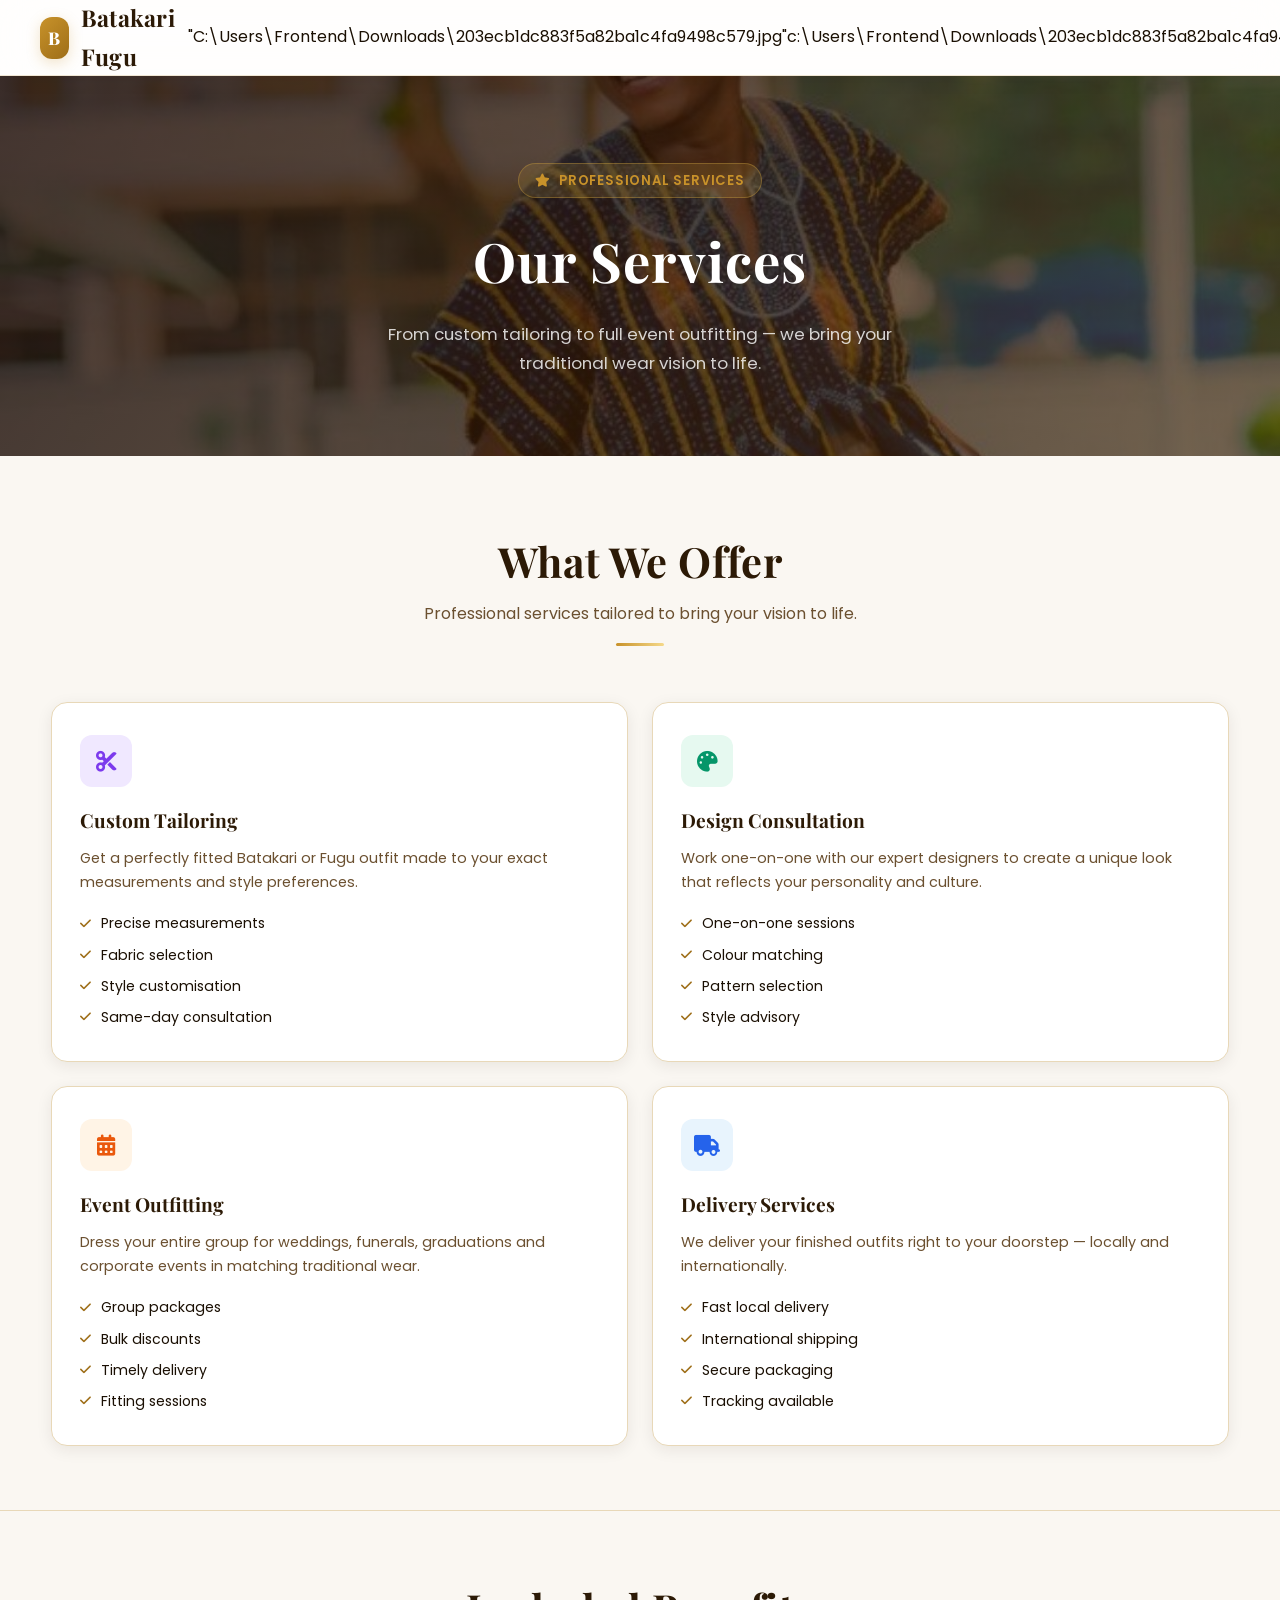
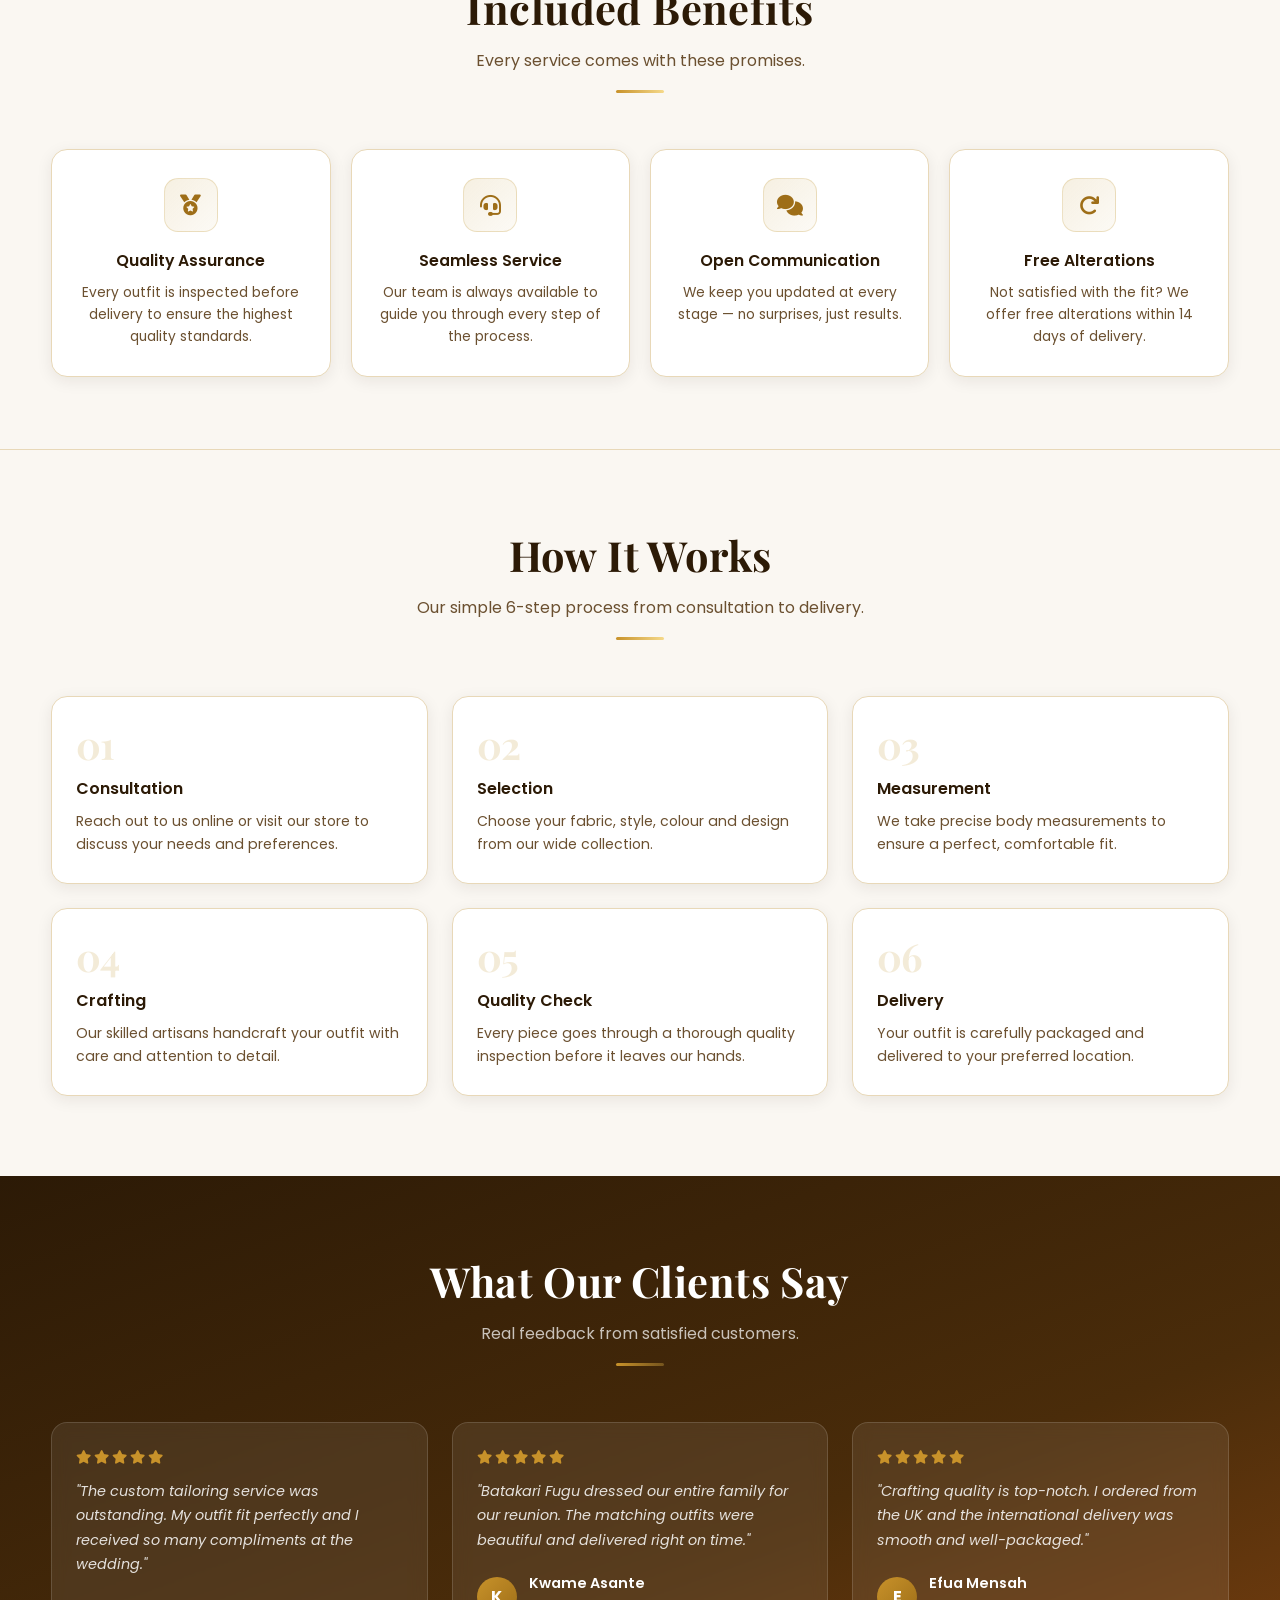
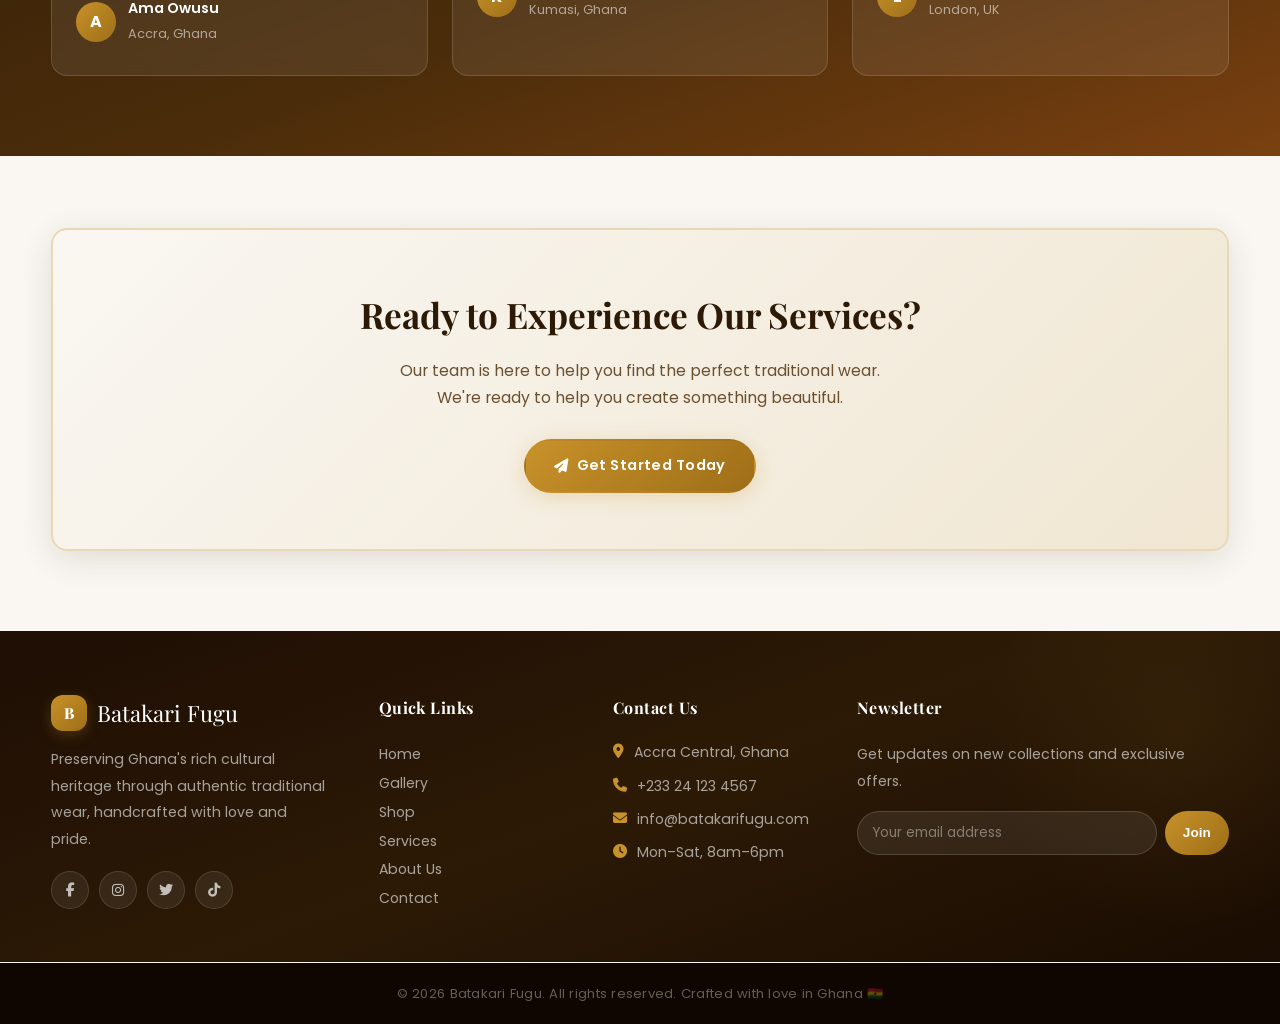
<file: batakari-website/services.html>
<!DOCTYPE html>
<html lang="en">
<head>
  <meta charset="UTF-8" />
  <meta name="viewport" content="width=device-width, initial-scale=1.0" />
  <title>Batakari Fugu | Our Services</title>
  <meta name="description" content="Explore the professional services offered by Batakari Fugu — custom tailoring, design consultation, event outfitting and more." />
  <link rel="stylesheet" href="css/global.css" />
  <link rel="stylesheet" href="css/services.css" />
  <link rel="stylesheet" href="https://cdnjs.cloudflare.com/ajax/libs/font-awesome/6.5.0/css/all.min.css" />
  <link href="https://fonts.googleapis.com/css2?family=Playfair+Display:ital,wght@0,500;0,700;1,500&family=Poppins:wght@300;400;500;600&display=swap" rel="stylesheet" />
</head>
<body>

  <!-- NAVBAR -->
  <nav class="navbar">
    <a href="index.html" class="brand">
      <span class="brand-icon">B</span>
      <span class="brand-text">Batakari Fugu</span>
    </a>"C:\Users\Frontend\Downloads\203ecb1dc883f5a82ba1c4fa9498c579.jpg"c:\Users\Frontend\Downloads\203ecb1dc883f5a82ba1c4fa9498c579.jpg
    <ul class="nav-menu" id="navMenu">
      <li><a href="index.html">Home</a></li>
      <li><a href="gallery.html">Gallery</a></li>
      <li><a href="shop.html">Shop</a></li>
      <li><a href="services.html" class="active">Services</a></li>
      <li><a href="about.html">About</a></li>
      <li><a href="contact.html">Contact</a></li>
    </ul>
    <div class="header-actions">
      <a href="#" class="icon-btn" aria-label="Shopping cart">
        <i class="fa fa-shopping-cart"></i>
        <span class="badge">3</span>
      </a>
      <a href="login.html" class="btn-solid">Login</a>
    </div>
    <button class="mobile-toggle" id="mobileToggle" aria-label="Toggle navigation">
      <i class="fa fa-bars"></i>
    </button>
  </nav>

  <!-- HERO -->
  <div class="services-hero">
    <div class="services-hero-overlay"></div>
    <div class="services-hero-content container">
      <div class="hero-eyebrow"><i class="fa fa-star"></i> Professional Services</div>
      <h1>Our Services</h1>
      <p>From custom tailoring to full event outfitting — we bring your traditional wear vision to life.</p>
    </div>
  </div>

  <main>

    <!-- WHAT WE OFFER -->
    <section class="what-we-offer container">
      <div class="section-title">
        <h2>What We Offer</h2>
        <p>Professional services tailored to bring your vision to life.</p>
        <div class="title-line"></div>
      </div>

      <div class="services-grid">

        <div class="service-card">
          <div class="service-card-icon purple">
            <i class="fa fa-cut"></i>
          </div>
          <h3>Custom Tailoring</h3>
          <p>Get a perfectly fitted Batakari or Fugu outfit made to your exact measurements and style preferences.</p>
          <ul class="service-features">
            <li><i class="fa fa-check"></i> Precise measurements</li>
            <li><i class="fa fa-check"></i> Fabric selection</li>
            <li><i class="fa fa-check"></i> Style customisation</li>
            <li><i class="fa fa-check"></i> Same-day consultation</li>
          </ul>
        </div>

        <div class="service-card">
          <div class="service-card-icon green">
            <i class="fa fa-palette"></i>
          </div>
          <h3>Design Consultation</h3>
          <p>Work one-on-one with our expert designers to create a unique look that reflects your personality and culture.</p>
          <ul class="service-features">
            <li><i class="fa fa-check"></i> One-on-one sessions</li>
            <li><i class="fa fa-check"></i> Colour matching</li>
            <li><i class="fa fa-check"></i> Pattern selection</li>
            <li><i class="fa fa-check"></i> Style advisory</li>
          </ul>
        </div>

        <div class="service-card">
          <div class="service-card-icon orange">
            <i class="fa fa-calendar-alt"></i>
          </div>
          <h3>Event Outfitting</h3>
          <p>Dress your entire group for weddings, funerals, graduations and corporate events in matching traditional wear.</p>
          <ul class="service-features">
            <li><i class="fa fa-check"></i> Group packages</li>
            <li><i class="fa fa-check"></i> Bulk discounts</li>
            <li><i class="fa fa-check"></i> Timely delivery</li>
            <li><i class="fa fa-check"></i> Fitting sessions</li>
          </ul>
        </div>

        <div class="service-card">
          <div class="service-card-icon blue">
            <i class="fa fa-truck"></i>
          </div>
          <h3>Delivery Services</h3>
          <p>We deliver your finished outfits right to your doorstep — locally and internationally.</p>
          <ul class="service-features">
            <li><i class="fa fa-check"></i> Fast local delivery</li>
            <li><i class="fa fa-check"></i> International shipping</li>
            <li><i class="fa fa-check"></i> Secure packaging</li>
            <li><i class="fa fa-check"></i> Tracking available</li>
          </ul>
        </div>

      </div>
    </section>

    <!-- INCLUDED BENEFITS -->
    <section class="benefits-section">
      <div class="container">
        <div class="section-title">
          <h2>Included Benefits</h2>
          <p>Every service comes with these promises.</p>
          <div class="title-line"></div>
        </div>
        <div class="benefits-grid">
          <div class="benefit-card">
            <div class="benefit-icon"><i class="fa fa-medal"></i></div>
            <h4>Quality Assurance</h4>
            <p>Every outfit is inspected before delivery to ensure the highest quality standards.</p>
          </div>
          <div class="benefit-card">
            <div class="benefit-icon"><i class="fa fa-headset"></i></div>
            <h4>Seamless Service</h4>
            <p>Our team is always available to guide you through every step of the process.</p>
          </div>
          <div class="benefit-card">
            <div class="benefit-icon"><i class="fa fa-comments"></i></div>
            <h4>Open Communication</h4>
            <p>We keep you updated at every stage — no surprises, just results.</p>
          </div>
          <div class="benefit-card">
            <div class="benefit-icon"><i class="fa fa-redo"></i></div>
            <h4>Free Alterations</h4>
            <p>Not satisfied with the fit? We offer free alterations within 14 days of delivery.</p>
          </div>
        </div>
      </div>
    </section>

    <!-- HOW IT WORKS -->
    <section class="how-it-works container">
      <div class="section-title">
        <h2>How It Works</h2>
        <p>Our simple 6-step process from consultation to delivery.</p>
        <div class="title-line"></div>
      </div>
      <div class="steps-grid">
        <div class="step-card">
          <div class="step-number">01</div>
          <h4>Consultation</h4>
          <p>Reach out to us online or visit our store to discuss your needs and preferences.</p>
        </div>
        <div class="step-card">
          <div class="step-number">02</div>
          <h4>Selection</h4>
          <p>Choose your fabric, style, colour and design from our wide collection.</p>
        </div>
        <div class="step-card">
          <div class="step-number">03</div>
          <h4>Measurement</h4>
          <p>We take precise body measurements to ensure a perfect, comfortable fit.</p>
        </div>
        <div class="step-card">
          <div class="step-number">04</div>
          <h4>Crafting</h4>
          <p>Our skilled artisans handcraft your outfit with care and attention to detail.</p>
        </div>
        <div class="step-card">
          <div class="step-number">05</div>
          <h4>Quality Check</h4>
          <p>Every piece goes through a thorough quality inspection before it leaves our hands.</p>
        </div>
        <div class="step-card">
          <div class="step-number">06</div>
          <h4>Delivery</h4>
          <p>Your outfit is carefully packaged and delivered to your preferred location.</p>
        </div>
      </div>
    </section>

    <!-- TESTIMONIALS -->
    <section class="testimonials-section">
      <div class="container">
        <div class="section-title light">
          <h2>What Our Clients Say</h2>
          <p>Real feedback from satisfied customers.</p>
          <div class="title-line"></div>
        </div>
        <div class="testimonials-grid">
          <div class="testimonial-card">
            <div class="testimonial-stars"><i class="fa fa-star"></i><i class="fa fa-star"></i><i class="fa fa-star"></i><i class="fa fa-star"></i><i class="fa fa-star"></i></div>
            <p>"The custom tailoring service was outstanding. My outfit fit perfectly and I received so many compliments at the wedding."</p>
            <div class="testimonial-author">
              <div class="testimonial-avatar">A</div>
              <div>
                <strong>Ama Owusu</strong>
                <span>Accra, Ghana</span>
              </div>
            </div>
          </div>
          <div class="testimonial-card">
            <div class="testimonial-stars"><i class="fa fa-star"></i><i class="fa fa-star"></i><i class="fa fa-star"></i><i class="fa fa-star"></i><i class="fa fa-star"></i></div>
            <p>"Batakari Fugu dressed our entire family for our reunion. The matching outfits were beautiful and delivered right on time."</p>
            <div class="testimonial-author">
              <div class="testimonial-avatar">K</div>
              <div>
                <strong>Kwame Asante</strong>
                <span>Kumasi, Ghana</span>
              </div>
            </div>
          </div>
          <div class="testimonial-card">
            <div class="testimonial-stars"><i class="fa fa-star"></i><i class="fa fa-star"></i><i class="fa fa-star"></i><i class="fa fa-star"></i><i class="fa fa-star"></i></div>
            <p>"Crafting quality is top-notch. I ordered from the UK and the international delivery was smooth and well-packaged."</p>
            <div class="testimonial-author">
              <div class="testimonial-avatar">E</div>
              <div>
                <strong>Efua Mensah</strong>
                <span>London, UK</span>
              </div>
            </div>
          </div>
        </div>
      </div>
    </section>

    <!-- CTA BANNER -->
    <section class="cta-section container">
      <div class="cta-inner">
        <h2>Ready to Experience Our Services?</h2>
        <p>Our team is here to help you find the perfect traditional wear. We're ready to help you create something beautiful.</p>
        <a href="contact.html" class="btn-solid"><i class="fa fa-paper-plane"></i> Get Started Today</a>
      </div>
    </section>

  </main>

  <!-- FOOTER -->
  <footer class="site-footer">
    <div class="footer-top">
      <div class="footer-inner">
        <div class="footer-col">
          <div class="footer-brand-name">
            <span class="brand-icon">B</span>
            Batakari Fugu
          </div>
          <p>Preserving Ghana's rich cultural heritage through authentic traditional wear, handcrafted with love and pride.</p>
          <div class="social-icons">
            <a href="#" aria-label="Facebook"><i class="fab fa-facebook-f"></i></a>
            <a href="#" aria-label="Instagram"><i class="fab fa-instagram"></i></a>
            <a href="#" aria-label="Twitter"><i class="fab fa-twitter"></i></a>
            <a href="#" aria-label="TikTok"><i class="fab fa-tiktok"></i></a>
          </div>
        </div>
        <div class="footer-col">
          <h4>Quick Links</h4>
          <ul>
            <li><a href="index.html">Home</a></li>
            <li><a href="gallery.html">Gallery</a></li>
            <li><a href="shop.html">Shop</a></li>
            <li><a href="services.html">Services</a></li>
            <li><a href="about.html">About Us</a></li>
            <li><a href="contact.html">Contact</a></li>
          </ul>
        </div>
        <div class="footer-col">
          <h4>Contact Us</h4>
          <div class="contact-item"><i class="fa fa-map-marker-alt"></i> Accra Central, Ghana</div>
          <div class="contact-item"><i class="fa fa-phone"></i> +233 24 123 4567</div>
          <div class="contact-item"><i class="fa fa-envelope"></i> info@batakarifugu.com</div>
          <div class="contact-item"><i class="fa fa-clock"></i> Mon–Sat, 8am–6pm</div>
        </div>
        <div class="footer-col">
          <h4>Newsletter</h4>
          <p>Get updates on new collections and exclusive offers.</p>
          <div class="newsletter-form" style="margin-top:16px;">
            <input type="email" placeholder="Your email address" aria-label="Newsletter email" />
            <button type="button">Join</button>
          </div>
        </div>
      </div>
    </div>
    <hr class="footer-divider" />
    <div class="footer-bottom">
      © 2026 Batakari Fugu. All rights reserved. Crafted with love in Ghana 🇬🇭
    </div>
  </footer>

  <script>
    const toggle = document.getElementById('mobileToggle');
    const menu = document.getElementById('navMenu');
    toggle.addEventListener('click', () => menu.classList.toggle('open'));
    const navbar = document.querySelector('.navbar');
    window.addEventListener('scroll', () => { navbar.classList.toggle('scrolled', window.scrollY > 40); });
    const obs = new IntersectionObserver((e) => { e.forEach(x => { if (x.isIntersecting) x.target.classList.add('visible'); }); }, { threshold: 0.12 });
    document.querySelectorAll('.reveal, .reveal-left, .reveal-right').forEach(el => obs.observe(el));
  </script>
</body>
</html>
</file>
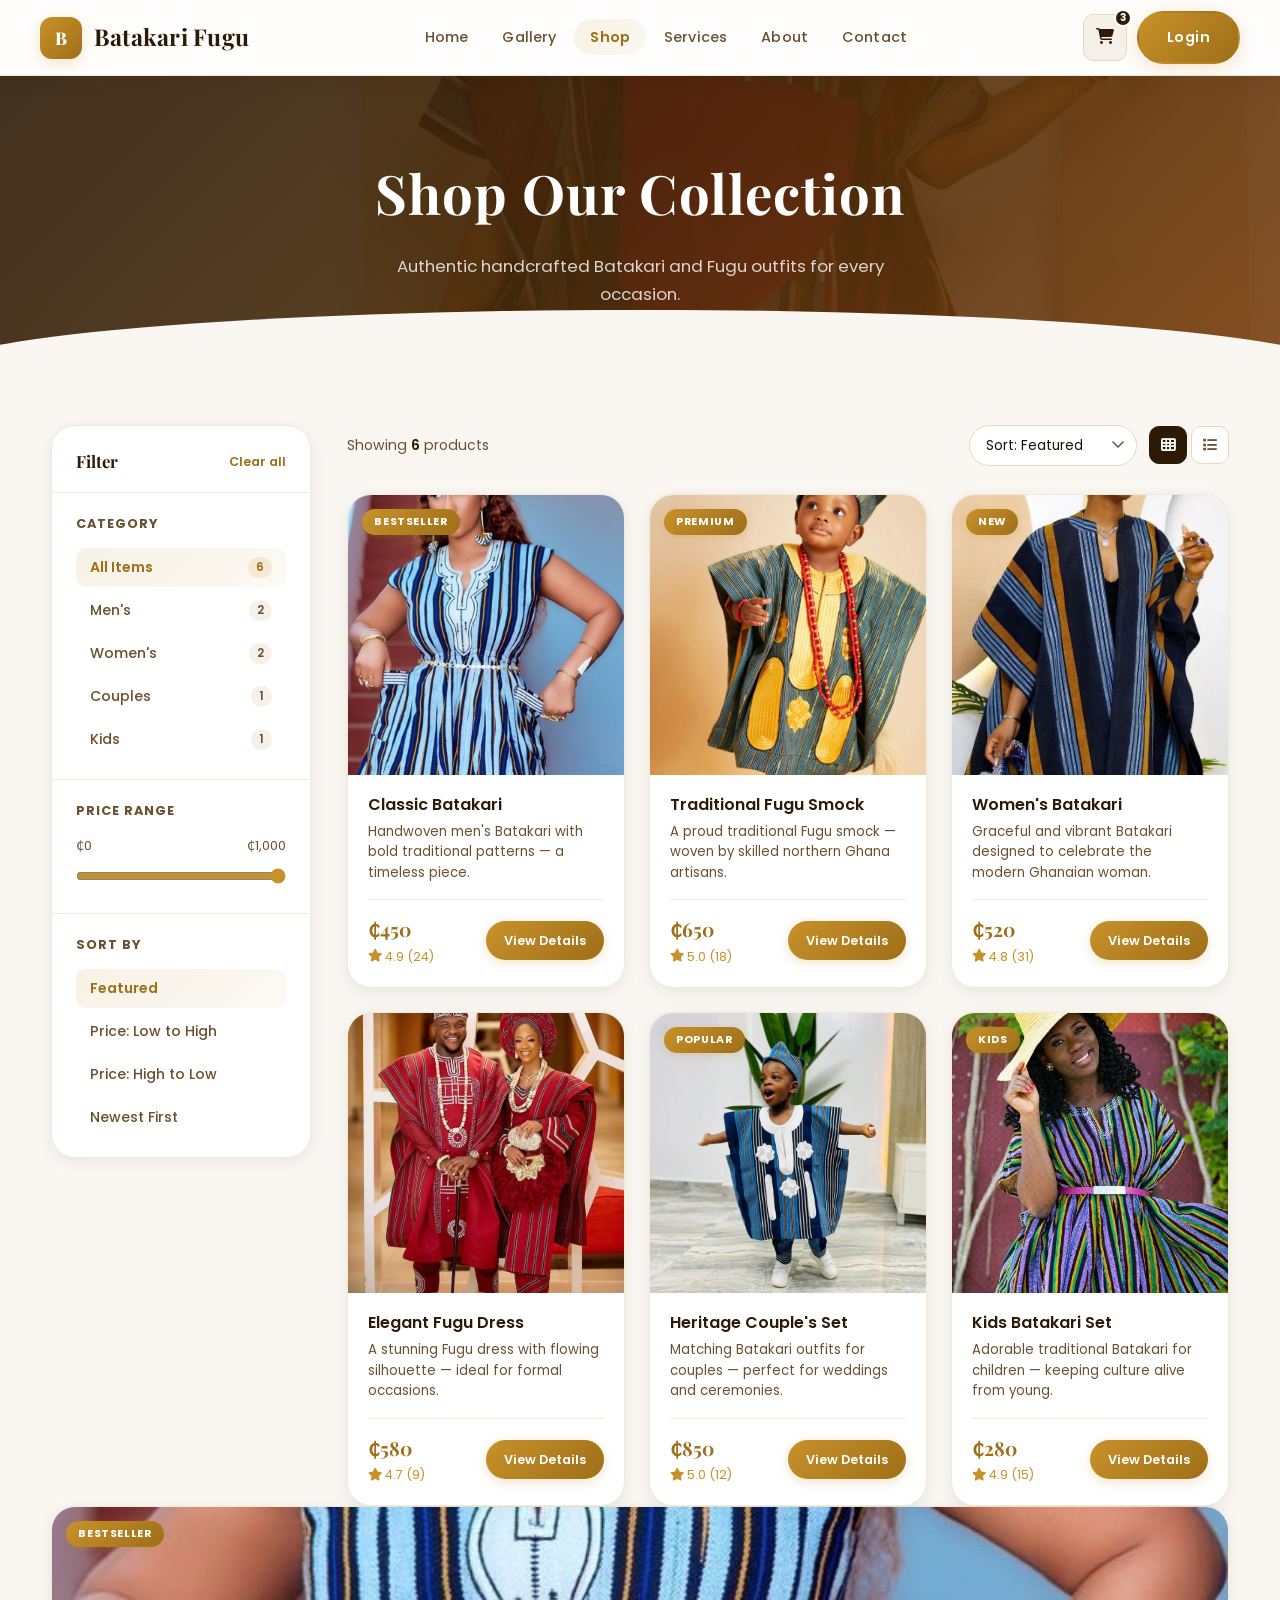
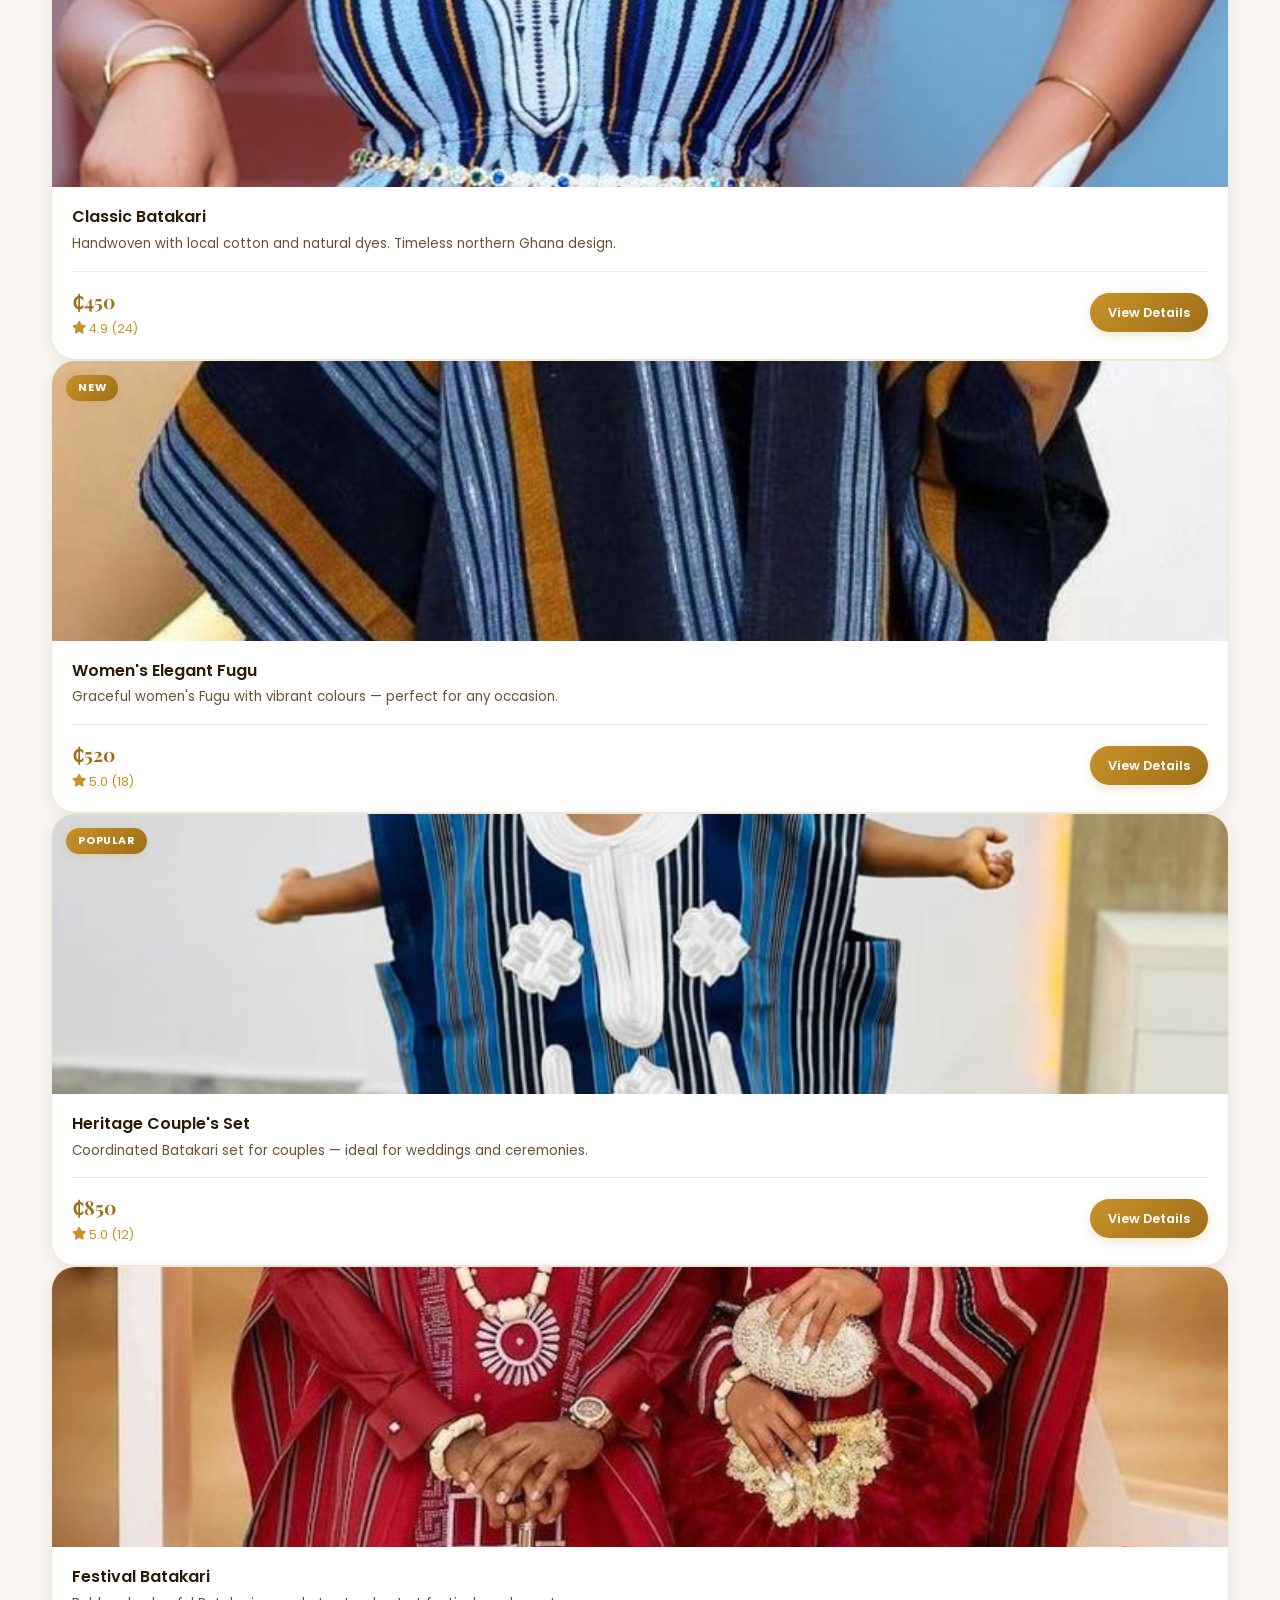
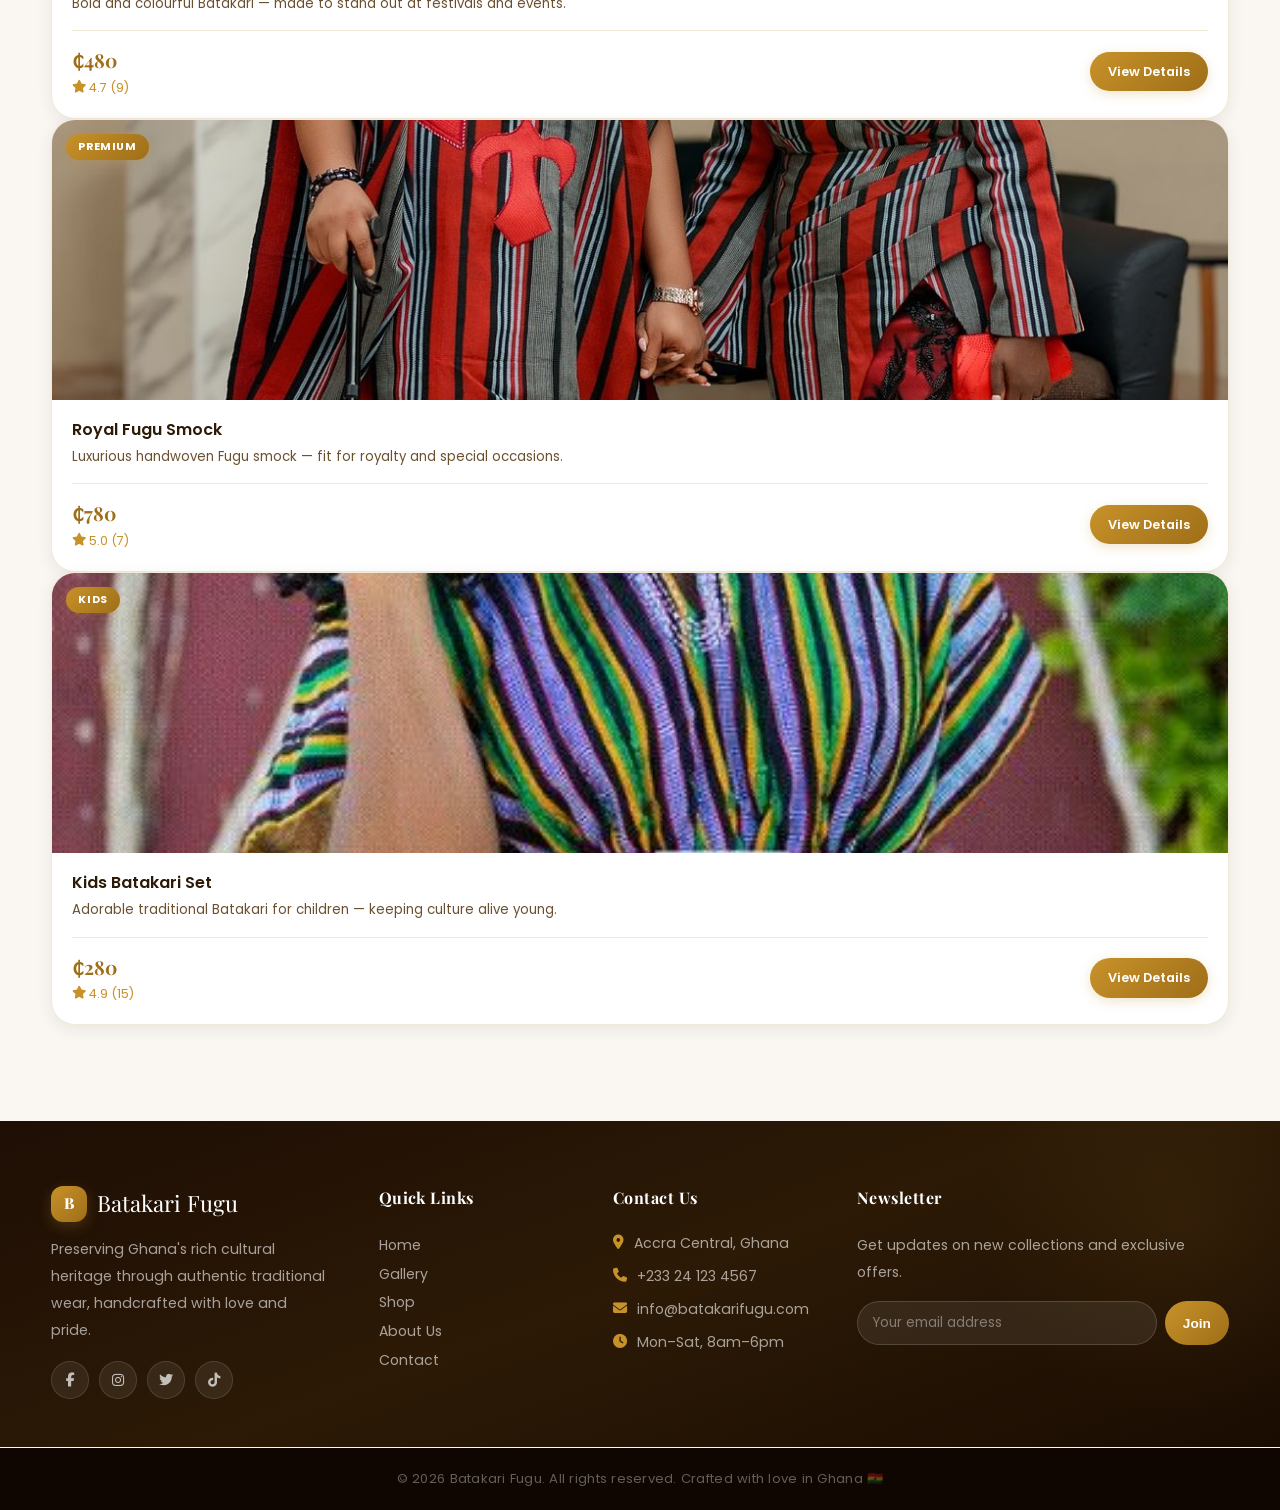
<file: batakari-website/shop.html>
<!DOCTYPE html>
<html lang="en">
<head>
  <meta charset="UTF-8" />
  <meta name="viewport" content="width=device-width, initial-scale=1.0" />
  <title>Batakari Fugu | Shop</title>
  <meta name="description" content="Browse and shop our full collection of authentic Batakari and Fugu outfits." />
  <link rel="stylesheet" href="css/global.css" />
  <link rel="stylesheet" href="css/shop.css" />
  <link rel="stylesheet" href="https://cdnjs.cloudflare.com/ajax/libs/font-awesome/6.5.0/css/all.min.css" />
  <link href="https://fonts.googleapis.com/css2?family=Playfair+Display:ital,wght@0,500;0,700;1,500&family=Poppins:wght@300;400;500;600&display=swap" rel="stylesheet" />
</head>
<body>

  <!-- NAVBAR -->
  <nav class="navbar">
    <a href="index.html" class="brand">
      <span class="brand-icon">B</span>
      <span class="brand-text">Batakari Fugu</span>
    </a>
    <ul class="nav-menu" id="navMenu">
      <li><a href="index.html">Home</a></li>
      <li><a href="gallery.html">Gallery</a></li>
      <li><a href="shop.html" class="active">Shop</a></li>
      <li><a href="services.html">Services</a></li>
      <li><a href="about.html">About</a></li>
      <li><a href="contact.html">Contact</a></li>
    </ul>
    <div class="header-actions">
      <a href="#" class="icon-btn" aria-label="Shopping cart">
        <i class="fa fa-shopping-cart"></i>
        <span class="badge">3</span>
      </a>
      <a href="login.html" class="btn-solid">Login</a>
    </div>
    <button class="mobile-toggle" id="mobileToggle" aria-label="Toggle navigation">
      <i class="fa fa-bars"></i>
    </button>
  </nav>

  <!-- PAGE HERO -->
  <div class="page-hero">
    <div class="page-hero-content container">
      <h1>Shop Our Collection</h1>
      <p>Authentic handcrafted Batakari and Fugu outfits for every occasion.</p>
    </div>
  </div>

  <!-- SHOP SECTION -->
  <main class="shop-section container">
    <div class="shop-layout">

      <!-- SIDEBAR -->
      <aside class="shop-sidebar reveal-left">
        <div class="sidebar-header">
          <h3>Filter</h3>
          <button onclick="document.querySelectorAll('.sidebar-cat-btn').forEach(b=>b.classList.remove('active')); this.closest('.shop-sidebar').querySelector('.sidebar-cat-btn').classList.add('active')">Clear all</button>
        </div>
        <div class="sidebar-section">
          <h4>Category</h4>
          <div class="sidebar-cats">
            <button class="sidebar-cat-btn active"><span>All Items</span><span class="cat-count">6</span></button>
            <button class="sidebar-cat-btn"><span>Men's</span><span class="cat-count">2</span></button>
            <button class="sidebar-cat-btn"><span>Women's</span><span class="cat-count">2</span></button>
            <button class="sidebar-cat-btn"><span>Couples</span><span class="cat-count">1</span></button>
            <button class="sidebar-cat-btn"><span>Kids</span><span class="cat-count">1</span></button>
          </div>
        </div>
        <div class="sidebar-section">
          <h4>Price Range</h4>
          <div class="price-range-labels"><span>₵0</span><span>₵1,000</span></div>
          <input type="range" class="price-slider" min="0" max="1000" value="1000" />
        </div>
        <div class="sidebar-section">
          <h4>Sort By</h4>
          <div class="sidebar-cats">
            <button class="sidebar-cat-btn active"><span>Featured</span></button>
            <button class="sidebar-cat-btn"><span>Price: Low to High</span></button>
            <button class="sidebar-cat-btn"><span>Price: High to Low</span></button>
            <button class="sidebar-cat-btn"><span>Newest First</span></button>
          </div>
        </div>
      </aside>

      <!-- MAIN CONTENT -->
      <div class="shop-main">

        <!-- Top bar -->
        <div class="shop-topbar reveal">
          <p class="shop-results">Showing <strong>6</strong> products</p>
          <div class="shop-topbar-right">
            <select class="shop-sort" aria-label="Sort products">
              <option>Sort: Featured</option>
              <option>Price: Low to High</option>
              <option>Price: High to Low</option>
              <option>Newest First</option>
            </select>
            <div class="view-toggle">
              <button class="view-btn active" aria-label="Grid view"><i class="fa fa-th"></i></button>
              <button class="view-btn" aria-label="List view"><i class="fa fa-list"></i></button>
            </div>
          </div>
        </div>

    <!-- Products -->
    <div class="shop-grid">

      <!-- MEN'S -->
      <article class="shop-card">
        <div class="shop-card-image">
          <img src="images/4db96bc37f273d48330c683a3e09961d.jpg" alt="Classic Batakari" />
          <span class="shop-card-badge">Bestseller</span>
          <div class="shop-card-actions">
            <button class="shop-card-action-btn" aria-label="Add to wishlist"><i class="fa fa-heart"></i></button>
            <button class="shop-card-action-btn" aria-label="Quick view"><i class="fa fa-eye"></i></button>
          </div>
          <div class="shop-img-overlay">
            <div class="shop-overlay-cat">Men's Collection</div>
            <div class="shop-overlay-title">Classic Batakari</div>
            <div class="shop-overlay-desc">Handwoven men's Batakari with bold traditional patterns — a timeless piece.</div>
          </div>
        </div>
        <div class="shop-card-body">
          <h3>Classic Batakari</h3>
          <p>Handwoven men's Batakari with bold traditional patterns — a timeless piece.</p>
          <div class="shop-card-footer">
            <div><div class="shop-card-price">₵450</div><div class="shop-card-rating"><i class="fa fa-star"></i> 4.9 (24)</div></div>
            <a href="product.html" class="shop-card-btn">View Details</a>
          </div>
        </div>
      </article>

      <!-- MEN'S -->
      <article class="shop-card">
        <div class="shop-card-image">
          <img src="images/a694b9b87380e4d255208f4364aa0f94.jpg" alt="Traditional Fugu Smock" />
          <span class="shop-card-badge">Premium</span>
          <div class="shop-card-actions">
            <button class="shop-card-action-btn" aria-label="Add to wishlist"><i class="fa fa-heart"></i></button>
            <button class="shop-card-action-btn" aria-label="Quick view"><i class="fa fa-eye"></i></button>
          </div>
          <div class="shop-img-overlay">
            <div class="shop-overlay-cat">Men's Collection</div>
            <div class="shop-overlay-title">Traditional Fugu Smock</div>
            <div class="shop-overlay-desc">A proud traditional Fugu smock — woven by skilled northern Ghana artisans.</div>
          </div>
        </div>
        <div class="shop-card-body">
          <h3>Traditional Fugu Smock</h3>
          <p>A proud traditional Fugu smock — woven by skilled northern Ghana artisans.</p>
          <div class="shop-card-footer">
            <div><div class="shop-card-price">₵650</div><div class="shop-card-rating"><i class="fa fa-star"></i> 5.0 (18)</div></div>
            <a href="product.html" class="shop-card-btn">View Details</a>
          </div>
        </div>
      </article>

      <!-- WOMEN'S -->
      <article class="shop-card">
        <div class="shop-card-image">
          <img src="images/511618907c068a9b1cbd8e327b0069de.jpg" alt="Women's Batakari" />
          <span class="shop-card-badge">New</span>
          <div class="shop-card-actions">
            <button class="shop-card-action-btn" aria-label="Add to wishlist"><i class="fa fa-heart"></i></button>
            <button class="shop-card-action-btn" aria-label="Quick view"><i class="fa fa-eye"></i></button>
          </div>
          <div class="shop-img-overlay">
            <div class="shop-overlay-cat">Women's Collection</div>
            <div class="shop-overlay-title">Women's Batakari</div>
            <div class="shop-overlay-desc">Graceful and vibrant Batakari designed to celebrate the modern Ghanaian woman.</div>
          </div>
        </div>
        <div class="shop-card-body">
          <h3>Women's Batakari</h3>
          <p>Graceful and vibrant Batakari designed to celebrate the modern Ghanaian woman.</p>
          <div class="shop-card-footer">
            <div><div class="shop-card-price">₵520</div><div class="shop-card-rating"><i class="fa fa-star"></i> 4.8 (31)</div></div>
            <a href="product.html" class="shop-card-btn">View Details</a>
          </div>
        </div>
      </article>

      <!-- WOMEN'S -->
      <article class="shop-card">
        <div class="shop-card-image">
          <img src="images/712b0d2314fec4deb9ff37b4766fae13.jpg" alt="Elegant Fugu Dress" />
          <div class="shop-card-actions">
            <button class="shop-card-action-btn" aria-label="Add to wishlist"><i class="fa fa-heart"></i></button>
            <button class="shop-card-action-btn" aria-label="Quick view"><i class="fa fa-eye"></i></button>
          </div>
          <div class="shop-img-overlay">
            <div class="shop-overlay-cat">Women's Collection</div>
            <div class="shop-overlay-title">Elegant Fugu Dress</div>
            <div class="shop-overlay-desc">A stunning Fugu dress with flowing silhouette — ideal for formal occasions.</div>
          </div>
        </div>
        <div class="shop-card-body">
          <h3>Elegant Fugu Dress</h3>
          <p>A stunning Fugu dress with flowing silhouette — ideal for formal occasions.</p>
          <div class="shop-card-footer">
            <div><div class="shop-card-price">₵580</div><div class="shop-card-rating"><i class="fa fa-star"></i> 4.7 (9)</div></div>
            <a href="product.html" class="shop-card-btn">View Details</a>
          </div>
        </div>
      </article>

      <!-- COUPLES -->
      <article class="shop-card">
        <div class="shop-card-image">
          <img src="images/0b21a703bb68399aa8e395e0e3331885.jpg" alt="Heritage Couple's Set" />
          <span class="shop-card-badge">Popular</span>
          <div class="shop-card-actions">
            <button class="shop-card-action-btn" aria-label="Add to wishlist"><i class="fa fa-heart"></i></button>
            <button class="shop-card-action-btn" aria-label="Quick view"><i class="fa fa-eye"></i></button>
          </div>
          <div class="shop-img-overlay">
            <div class="shop-overlay-cat">Couples Collection</div>
            <div class="shop-overlay-title">Heritage Couple's Set</div>
            <div class="shop-overlay-desc">Matching Batakari outfits for couples — perfect for weddings and ceremonies.</div>
          </div>
        </div>
        <div class="shop-card-body">
          <h3>Heritage Couple's Set</h3>
          <p>Matching Batakari outfits for couples — perfect for weddings and ceremonies.</p>
          <div class="shop-card-footer">
            <div><div class="shop-card-price">₵850</div><div class="shop-card-rating"><i class="fa fa-star"></i> 5.0 (12)</div></div>
            <a href="product.html" class="shop-card-btn">View Details</a>
          </div>
        </div>
      </article>

      <!-- KIDS -->
      <article class="shop-card">
        <div class="shop-card-image">
          <img src="images/cc01bc0a153cbcd5cad520aebba1240b.jpg" alt="Kids Batakari Set" />
          <span class="shop-card-badge">Kids</span>
          <div class="shop-card-actions">
            <button class="shop-card-action-btn" aria-label="Add to wishlist"><i class="fa fa-heart"></i></button>
            <button class="shop-card-action-btn" aria-label="Quick view"><i class="fa fa-eye"></i></button>
          </div>
          <div class="shop-img-overlay">
            <div class="shop-overlay-cat">Kids Collection</div>
            <div class="shop-overlay-title">Kids Batakari Set</div>
            <div class="shop-overlay-desc">Adorable traditional Batakari for children — keeping culture alive from young.</div>
          </div>
        </div>
        <div class="shop-card-body">
          <h3>Kids Batakari Set</h3>
          <p>Adorable traditional Batakari for children — keeping culture alive from young.</p>
          <div class="shop-card-footer">
            <div><div class="shop-card-price">₵280</div><div class="shop-card-rating"><i class="fa fa-star"></i> 4.9 (15)</div></div>
            <a href="product.html" class="shop-card-btn">View Details</a>
          </div>
        </div>
      </article>

    </div><!-- end shop-grid -->
    </div><!-- end shop-main -->
    </div><!-- end shop-layout -->
      <article class="shop-card">
        <div class="shop-card-image">
          <img src="images/4db96bc37f273d48330c683a3e09961d.jpg" alt="Classic Batakari" />
          <span class="shop-card-badge">Bestseller</span>
          <div class="shop-card-actions">
            <button class="shop-card-action-btn" aria-label="Add to wishlist"><i class="fa fa-heart"></i></button>
            <button class="shop-card-action-btn" aria-label="Quick view"><i class="fa fa-eye"></i></button>
          </div>
          <div class="shop-img-overlay">
            <div class="shop-overlay-cat">Men's Collection</div>
            <div class="shop-overlay-title">Classic Batakari</div>
            <div class="shop-overlay-desc">Handwoven with local cotton and natural dyes. Timeless northern Ghana design.</div>
          </div>
        </div>
        <div class="shop-card-body">
          <h3>Classic Batakari</h3>
          <p>Handwoven with local cotton and natural dyes. Timeless northern Ghana design.</p>
          <div class="shop-card-footer">
            <div>
              <div class="shop-card-price">₵450</div>
              <div class="shop-card-rating"><i class="fa fa-star"></i> 4.9 (24)</div>
            </div>
            <a href="product.html" class="shop-card-btn">View Details</a>
          </div>
        </div>
      </article>

      <article class="shop-card">
        <div class="shop-card-image">
          <img src="images/511618907c068a9b1cbd8e327b0069de.jpg" alt="Women's Elegant Fugu" />
          <span class="shop-card-badge">New</span>
          <div class="shop-card-actions">
            <button class="shop-card-action-btn" aria-label="Add to wishlist"><i class="fa fa-heart"></i></button>
            <button class="shop-card-action-btn" aria-label="Quick view"><i class="fa fa-eye"></i></button>
          </div>
          <div class="shop-img-overlay">
            <div class="shop-overlay-cat">Women's Collection</div>
            <div class="shop-overlay-title">Women's Elegant Fugu</div>
            <div class="shop-overlay-desc">Graceful women's Fugu with vibrant colours — perfect for any occasion.</div>
          </div>
        </div>
        <div class="shop-card-body">
          <h3>Women's Elegant Fugu</h3>
          <p>Graceful women's Fugu with vibrant colours — perfect for any occasion.</p>
          <div class="shop-card-footer">
            <div>
              <div class="shop-card-price">₵520</div>
              <div class="shop-card-rating"><i class="fa fa-star"></i> 5.0 (18)</div>
            </div>
            <a href="product.html" class="shop-card-btn">View Details</a>
          </div>
        </div>
      </article>

      <article class="shop-card">
        <div class="shop-card-image">
          <img src="images/0b21a703bb68399aa8e395e0e3331885.jpg" alt="Heritage Couple's Set" />
          <span class="shop-card-badge">Popular</span>
          <div class="shop-card-actions">
            <button class="shop-card-action-btn" aria-label="Add to wishlist"><i class="fa fa-heart"></i></button>
            <button class="shop-card-action-btn" aria-label="Quick view"><i class="fa fa-eye"></i></button>
          </div>
          <div class="shop-img-overlay">
            <div class="shop-overlay-cat">Couples Collection</div>
            <div class="shop-overlay-title">Heritage Couple's Set</div>
            <div class="shop-overlay-desc">Coordinated Batakari set for couples — ideal for weddings and ceremonies.</div>
          </div>
        </div>
        <div class="shop-card-body">
          <h3>Heritage Couple's Set</h3>
          <p>Coordinated Batakari set for couples — ideal for weddings and ceremonies.</p>
          <div class="shop-card-footer">
            <div>
              <div class="shop-card-price">₵850</div>
              <div class="shop-card-rating"><i class="fa fa-star"></i> 5.0 (12)</div>
            </div>
            <a href="product.html" class="shop-card-btn">View Details</a>
          </div>
        </div>
      </article>

      <article class="shop-card">
        <div class="shop-card-image">
          <img src="images/712b0d2314fec4deb9ff37b4766fae13.jpg" alt="Festival Batakari" />
          <div class="shop-card-actions">
            <button class="shop-card-action-btn" aria-label="Add to wishlist"><i class="fa fa-heart"></i></button>
            <button class="shop-card-action-btn" aria-label="Quick view"><i class="fa fa-eye"></i></button>
          </div>
          <div class="shop-img-overlay">
            <div class="shop-overlay-cat">Women's Collection</div>
            <div class="shop-overlay-title">Festival Batakari</div>
            <div class="shop-overlay-desc">Bold and colourful Batakari — made to stand out at festivals and events.</div>
          </div>
        </div>
        <div class="shop-card-body">
          <h3>Festival Batakari</h3>
          <p>Bold and colourful Batakari — made to stand out at festivals and events.</p>
          <div class="shop-card-footer">
            <div>
              <div class="shop-card-price">₵480</div>
              <div class="shop-card-rating"><i class="fa fa-star"></i> 4.7 (9)</div>
            </div>
            <a href="product.html" class="shop-card-btn">View Details</a>
          </div>
        </div>
      </article>

      <article class="shop-card">
        <div class="shop-card-image">
          <img src="images/76f0aa7771608b1912cdba3c8575cc8a.jpg" alt="Royal Fugu Smock" />
          <span class="shop-card-badge">Premium</span>
          <div class="shop-card-actions">
            <button class="shop-card-action-btn" aria-label="Add to wishlist"><i class="fa fa-heart"></i></button>
            <button class="shop-card-action-btn" aria-label="Quick view"><i class="fa fa-eye"></i></button>
          </div>
          <div class="shop-img-overlay">
            <div class="shop-overlay-cat">Men's Collection</div>
            <div class="shop-overlay-title">Royal Fugu Smock</div>
            <div class="shop-overlay-desc">Luxurious handwoven Fugu smock — fit for royalty and special occasions.</div>
          </div>
        </div>
        <div class="shop-card-body">
          <h3>Royal Fugu Smock</h3>
          <p>Luxurious handwoven Fugu smock — fit for royalty and special occasions.</p>
          <div class="shop-card-footer">
            <div>
              <div class="shop-card-price">₵780</div>
              <div class="shop-card-rating"><i class="fa fa-star"></i> 5.0 (7)</div>
            </div>
            <a href="product.html" class="shop-card-btn">View Details</a>
          </div>
        </div>
      </article>

      <article class="shop-card">
        <div class="shop-card-image">
          <img src="images/cc01bc0a153cbcd5cad520aebba1240b.jpg" alt="Kids Batakari Set" />
          <span class="shop-card-badge">Kids</span>
          <div class="shop-card-actions">
            <button class="shop-card-action-btn" aria-label="Add to wishlist"><i class="fa fa-heart"></i></button>
            <button class="shop-card-action-btn" aria-label="Quick view"><i class="fa fa-eye"></i></button>
          </div>
          <div class="shop-img-overlay">
            <div class="shop-overlay-cat">Kids Collection</div>
            <div class="shop-overlay-title">Kids Batakari Set</div>
            <div class="shop-overlay-desc">Adorable traditional Batakari for children — keeping culture alive young.</div>
          </div>
        </div>
        <div class="shop-card-body">
          <h3>Kids Batakari Set</h3>
          <p>Adorable traditional Batakari for children — keeping culture alive young.</p>
          <div class="shop-card-footer">
            <div>
              <div class="shop-card-price">₵280</div>
              <div class="shop-card-rating"><i class="fa fa-star"></i> 4.9 (15)</div>
            </div>
            <a href="product.html" class="shop-card-btn">View Details</a>
          </div>
        </div>
      </article>

    </div>
  </main>

  <!-- FOOTER -->
  <footer class="site-footer">
    <div class="footer-top">
      <div class="footer-inner">
        <div class="footer-col">
          <div class="footer-brand-name">
            <span class="brand-icon">B</span>
            Batakari Fugu
          </div>
          <p>Preserving Ghana's rich cultural heritage through authentic traditional wear, handcrafted with love and pride.</p>
          <div class="social-icons">
            <a href="#" aria-label="Facebook"><i class="fab fa-facebook-f"></i></a>
            <a href="#" aria-label="Instagram"><i class="fab fa-instagram"></i></a>
            <a href="#" aria-label="Twitter"><i class="fab fa-twitter"></i></a>
            <a href="#" aria-label="TikTok"><i class="fab fa-tiktok"></i></a>
          </div>
        </div>
        <div class="footer-col">
          <h4>Quick Links</h4>
          <ul>
            <li><a href="index.html">Home</a></li>
            <li><a href="gallery.html">Gallery</a></li>
            <li><a href="shop.html">Shop</a></li>
            <li><a href="about.html">About Us</a></li>
            <li><a href="contact.html">Contact</a></li>
          </ul>
        </div>
        <div class="footer-col">
          <h4>Contact Us</h4>
          <div class="contact-item"><i class="fa fa-map-marker-alt"></i> Accra Central, Ghana</div>
          <div class="contact-item"><i class="fa fa-phone"></i> +233 24 123 4567</div>
          <div class="contact-item"><i class="fa fa-envelope"></i> info@batakarifugu.com</div>
          <div class="contact-item"><i class="fa fa-clock"></i> Mon–Sat, 8am–6pm</div>
        </div>
        <div class="footer-col">
          <h4>Newsletter</h4>
          <p>Get updates on new collections and exclusive offers.</p>
          <div class="newsletter-form" style="margin-top:16px;">
            <input type="email" placeholder="Your email address" aria-label="Newsletter email" />
            <button type="button">Join</button>
          </div>
        </div>
      </div>
    </div>
    <hr class="footer-divider" />
    <div class="footer-bottom">
      © 2026 Batakari Fugu. All rights reserved. Crafted with love in Ghana 🇬🇭
    </div>
  </footer>

  <script>
    const toggle = document.getElementById('mobileToggle');
    const menu = document.getElementById('navMenu');
    toggle.addEventListener('click', () => menu.classList.toggle('open'));
    const navbar = document.querySelector('.navbar');
    window.addEventListener('scroll', () => { navbar.classList.toggle('scrolled', window.scrollY > 40); });
    const obs = new IntersectionObserver((e) => { e.forEach(x => { if (x.isIntersecting) x.target.classList.add('visible'); }); }, { threshold: 0.12 });
    document.querySelectorAll('.reveal, .reveal-left, .reveal-right').forEach(el => obs.observe(el));

    // Sidebar category buttons
    document.querySelectorAll('.sidebar-cat-btn').forEach(btn => {
      btn.addEventListener('click', function() {
        this.closest('.sidebar-cats').querySelectorAll('.sidebar-cat-btn').forEach(b => b.classList.remove('active'));
        this.classList.add('active');
      });
    });

    // View toggle
    document.querySelectorAll('.view-btn').forEach(btn => {
      btn.addEventListener('click', function() {
        document.querySelectorAll('.view-btn').forEach(b => b.classList.remove('active'));
        this.classList.add('active');
      });
    });

    // Price slider label
    const slider = document.querySelector('.price-slider');
    const maxLabel = document.querySelector('.price-range-labels span:last-child');
    if (slider) slider.addEventListener('input', () => { maxLabel.textContent = '₵' + slider.value; });
  </script>

</body>
</html>
</file>
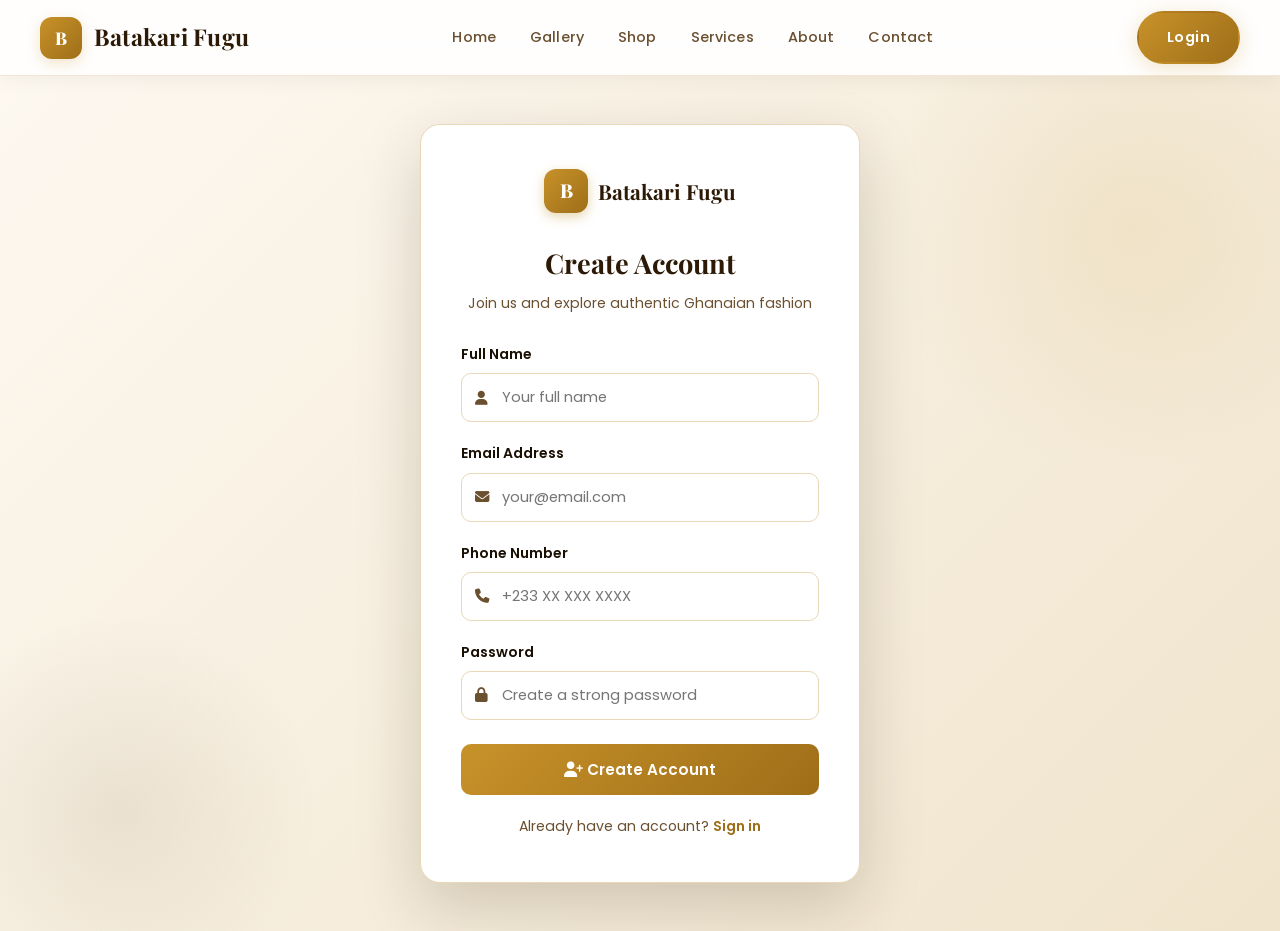
<file: batakari-website/signup.html>
<!DOCTYPE html>
<html lang="en">
<head>
  <meta charset="UTF-8" />
  <meta name="viewport" content="width=device-width, initial-scale=1.0" />
  <title>Batakari Fugu | Sign Up</title>
  <link rel="stylesheet" href="css/global.css" />
  <link rel="stylesheet" href="css/auth.css" />
  <link rel="stylesheet" href="https://cdnjs.cloudflare.com/ajax/libs/font-awesome/6.5.0/css/all.min.css" />
  <link href="https://fonts.googleapis.com/css2?family=Playfair+Display:ital,wght@0,500;0,700;1,500&family=Poppins:wght@300;400;500;600&display=swap" rel="stylesheet" />
</head>
<body>

  <!-- NAVBAR -->
  <nav class="navbar">
    <a href="index.html" class="brand">
      <span class="brand-icon">B</span>
      <span class="brand-text">Batakari Fugu</span>
    </a>
    <ul class="nav-menu" id="navMenu">
      <li><a href="index.html">Home</a></li>
      <li><a href="gallery.html">Gallery</a></li>
      <li><a href="shop.html">Shop</a></li>
      <li><a href="services.html">Services</a></li>
      <li><a href="about.html">About</a></li>
      <li><a href="contact.html">Contact</a></li>
    </ul>
    <div class="header-actions">
      <a href="login.html" class="btn-solid">Login</a>
    </div>
    <button class="mobile-toggle" id="mobileToggle" aria-label="Toggle navigation">
      <i class="fa fa-bars"></i>
    </button>
  </nav>

  <!-- AUTH -->
  <div class="auth-wrapper">
    <div class="auth-card">
      <div class="auth-logo">
        <span class="brand-icon">B</span>
        <span>Batakari Fugu</span>
      </div>
      <h1>Create Account</h1>
      <p class="auth-subtitle">Join us and explore authentic Ghanaian fashion</p>

      <form action="#" method="post">
        <div class="form-group">
          <label for="fullName">Full Name</label>
          <div class="input-icon-wrap">
            <i class="fa fa-user"></i>
            <input type="text" id="fullName" name="fullName" placeholder="Your full name" required />
          </div>
        </div>
        <div class="form-group">
          <label for="email">Email Address</label>
          <div class="input-icon-wrap">
            <i class="fa fa-envelope"></i>
            <input type="email" id="email" name="email" placeholder="your@email.com" required />
          </div>
        </div>
        <div class="form-group">
          <label for="phone">Phone Number</label>
          <div class="input-icon-wrap">
            <i class="fa fa-phone"></i>
            <input type="tel" id="phone" name="phone" placeholder="+233 XX XXX XXXX" />
          </div>
        </div>
        <div class="form-group">
          <label for="password">Password</label>
          <div class="input-icon-wrap">
            <i class="fa fa-lock"></i>
            <input type="password" id="password" name="password" placeholder="Create a strong password" required />
          </div>
        </div>
        <button type="submit" class="auth-submit">
          <i class="fa fa-user-plus"></i> Create Account
        </button>
      </form>

      <div class="auth-footer">
        Already have an account? <a href="login.html">Sign in</a>
      </div>
    </div>
  </div>

  <script>
    const toggle = document.getElementById('mobileToggle');
    const menu = document.getElementById('navMenu');
    toggle.addEventListener('click', () => menu.classList.toggle('open'));
  </script>
</body>
</html>
</file>
<file: batakari-website/css/global.css>
/* ===== GLOBAL — Modern Redesign 2026 ===== */
*, *::before, *::after { box-sizing: border-box; margin: 0; padding: 0; }

:root {
  --bg: #faf7f2;
  --surface: #ffffff;
  --surface-2: #f5f0e8;
  --primary: #2c1a06;
  --primary-light: #4a2c0a;
  --accent: #c8922a;
  --accent-dark: #9e6e18;
  --accent-light: #f5d98a;
  --accent-glow: rgba(200,146,42,0.25);
  --text: #1a0f03;
  --muted: #6b5030;
  --muted-light: #a08060;
  --border: #e8d8b8;
  --border-light: #f2ead8;
  --shadow-xs: 0 1px 4px rgba(44,26,6,0.06);
  --shadow-sm: 0 4px 16px rgba(44,26,6,0.08);
  --shadow: 0 8px 32px rgba(44,26,6,0.12);
  --shadow-lg: 0 24px 64px rgba(44,26,6,0.18);
  --shadow-xl: 0 40px 80px rgba(44,26,6,0.22);
  --radius-xs: 6px;
  --radius-sm: 10px;
  --radius: 16px;
  --radius-lg: 24px;
  --radius-xl: 32px;
  --max-width: 1200px;
  --transition: 0.3s cubic-bezier(0.4,0,0.2,1);
  --transition-slow: 0.5s cubic-bezier(0.4,0,0.2,1);
}

html { scroll-behavior: smooth; }

body {
  font-family: 'Poppins', sans-serif;
  color: var(--text);
  background: var(--bg);
  line-height: 1.65;
  font-size: 16px;
  -webkit-font-smoothing: antialiased;
  overflow-x: hidden;
}

a { color: var(--primary); text-decoration: none; transition: color var(--transition); }
img { display: block; max-width: 100%; }
ul { list-style: none; }

.container {
  width: min(var(--max-width), 92%);
  margin: 0 auto;
}

/* ===== SCROLL ANIMATIONS ===== */
.reveal {
  opacity: 0;
  transform: translateY(32px);
  transition: opacity 0.7s ease, transform 0.7s ease;
}
.reveal.visible {
  opacity: 1;
  transform: translateY(0);
}
.reveal-left {
  opacity: 0;
  transform: translateX(-32px);
  transition: opacity 0.7s ease, transform 0.7s ease;
}
.reveal-left.visible { opacity: 1; transform: translateX(0); }
.reveal-right {
  opacity: 0;
  transform: translateX(32px);
  transition: opacity 0.7s ease, transform 0.7s ease;
}
.reveal-right.visible { opacity: 1; transform: translateX(0); }

/* ===== NAVBAR ===== */
.navbar {
  display: flex;
  align-items: center;
  justify-content: space-between;
  padding: 0 40px;
  height: 76px;
  background: rgba(255,255,255,0.85);
  backdrop-filter: blur(20px);
  -webkit-backdrop-filter: blur(20px);
  border-bottom: 1px solid rgba(232,216,184,0.6);
  box-shadow: 0 2px 20px rgba(44,26,6,0.06);
  position: sticky;
  top: 0;
  z-index: 1000;
  transition: all var(--transition);
}
.navbar.scrolled {
  background: rgba(255,255,255,0.97);
  box-shadow: 0 4px 24px rgba(44,26,6,0.1);
}

.brand {
  display: inline-flex;
  align-items: center;
  gap: 12px;
  font-family: 'Playfair Display', serif;
  font-size: 1.45rem;
  color: var(--primary);
  font-weight: 700;
  letter-spacing: 0.01em;
}
.brand-icon {
  width: 42px; height: 42px;
  background: linear-gradient(135deg, var(--accent), var(--accent-dark));
  color: #fff;
  border-radius: 12px;
  display: inline-flex;
  align-items: center;
  justify-content: center;
  font-weight: 800;
  font-size: 1.1rem;
  box-shadow: 0 4px 14px var(--accent-glow);
  transition: transform var(--transition), box-shadow var(--transition);
}
.brand:hover .brand-icon {
  transform: rotate(-5deg) scale(1.08);
  box-shadow: 0 6px 20px var(--accent-glow);
}

.nav-menu { display: flex; gap: 2px; align-items: center; }
.nav-menu a {
  color: var(--muted);
  font-weight: 500;
  font-size: 0.9rem;
  padding: 8px 16px;
  border-radius: 30px;
  transition: all var(--transition);
  letter-spacing: 0.01em;
  position: relative;
}
.nav-menu a:hover { color: var(--primary); background: var(--surface-2); }
.nav-menu a.active {
  color: var(--accent-dark);
  background: linear-gradient(135deg, rgba(200,146,42,0.12), rgba(200,146,42,0.06));
  font-weight: 600;
}

.header-actions { display: flex; align-items: center; gap: 10px; }
.icon-btn {
  position: relative;
  background: var(--surface-2);
  color: var(--primary);
  border: 1.5px solid var(--border);
  border-radius: var(--radius-sm);
  padding: 9px 12px;
  transition: all var(--transition);
  font-size: 1rem;
  cursor: pointer;
}
.icon-btn:hover { background: var(--accent); color: #fff; border-color: var(--accent); transform: translateY(-1px); }
.icon-btn .badge {
  position: absolute;
  top: -6px; right: -6px;
  width: 18px; height: 18px;
  border-radius: 50%;
  background: var(--primary);
  color: #fff;
  font-size: 0.62rem;
  font-weight: 700;
  display: inline-flex;
  align-items: center;
  justify-content: center;
  border: 2px solid #fff;
}
.mobile-toggle {
  display: none;
  background: none;
  border: none;
  font-size: 1.4rem;
  color: var(--primary);
  cursor: pointer;
  padding: 6px;
}

/* ===== BUTTONS ===== */
.btn, .btn-solid {
  display: inline-flex;
  align-items: center;
  justify-content: center;
  gap: 8px;
  border-radius: 30px;
  padding: 13px 28px;
  font-weight: 600;
  font-size: 0.9rem;
  border: 2px solid transparent;
  cursor: pointer;
  transition: all var(--transition);
  letter-spacing: 0.03em;
  white-space: nowrap;
  font-family: 'Poppins', sans-serif;
  background: linear-gradient(135deg, var(--accent), var(--accent-dark));
  color: #fff;
  box-shadow: 0 4px 20px var(--accent-glow);
}
.btn:hover, .btn-solid:hover {
  transform: translateY(-3px);
  box-shadow: 0 10px 32px var(--accent-glow);
  background: linear-gradient(135deg, #d9a030, var(--accent-dark));
  color: #fff;
}
.btn-outline {
  display: inline-flex;
  align-items: center;
  justify-content: center;
  gap: 8px;
  border-radius: 30px;
  padding: 13px 28px;
  font-weight: 600;
  font-size: 0.9rem;
  cursor: pointer;
  transition: all var(--transition);
  letter-spacing: 0.03em;
  white-space: nowrap;
  font-family: 'Poppins', sans-serif;
  background: transparent;
  color: #fff;
  border: 2px solid rgba(255,255,255,0.7);
  backdrop-filter: blur(8px);
}
.btn-outline:hover {
  background: #fff;
  color: var(--primary);
  border-color: #fff;
  transform: translateY(-3px);
}
.btn-secondary {
  display: inline-flex;
  align-items: center;
  justify-content: center;
  gap: 8px;
  border-radius: 30px;
  padding: 13px 28px;
  font-weight: 600;
  font-size: 0.9rem;
  cursor: pointer;
  transition: all var(--transition);
  letter-spacing: 0.03em;
  white-space: nowrap;
  font-family: 'Poppins', sans-serif;
  background: transparent;
  color: var(--primary);
  border: 2px solid var(--border);
}
.btn-secondary:hover {
  background: var(--primary);
  color: #fff;
  border-color: var(--primary);
  transform: translateY(-3px);
}

/* ===== PAGE HERO ===== */
.page-hero {
  background: linear-gradient(135deg, var(--primary) 0%, var(--primary-light) 50%, #7a4010 100%);
  padding: 72px 0 60px;
  text-align: center;
  position: relative;
  overflow: hidden;
}
.page-hero::before {
  content: '';
  position: absolute;
  inset: 0;
  background: url('../images/b6abb5f51446db31119280c789416b36.jpg') center/cover no-repeat;
  opacity: 0.1;
}
.page-hero::after {
  content: '';
  position: absolute;
  bottom: -1px; left: 0; right: 0;
  height: 60px;
  background: var(--bg);
  clip-path: ellipse(55% 100% at 50% 100%);
}
.page-hero-content { position: relative; z-index: 1; }
.page-hero h1 {
  font-family: 'Playfair Display', serif;
  font-size: clamp(2.2rem, 5vw, 3.4rem);
  color: #fff;
  margin-bottom: 14px;
  letter-spacing: 0.02em;
}
.page-hero p {
  color: rgba(255,255,255,0.8);
  font-size: 1.05rem;
  max-width: 560px;
  margin: 0 auto;
  line-height: 1.7;
}

/* ===== SECTION TITLES ===== */
.section-title { text-align: center; margin-bottom: 56px; }
.section-title .eyebrow-tag {
  display: inline-flex;
  align-items: center;
  gap: 6px;
  background: linear-gradient(135deg, rgba(200,146,42,0.12), rgba(200,146,42,0.06));
  border: 1px solid rgba(200,146,42,0.3);
  color: var(--accent-dark);
  font-size: 0.75rem;
  font-weight: 700;
  padding: 5px 14px;
  border-radius: 20px;
  letter-spacing: 0.08em;
  text-transform: uppercase;
  margin-bottom: 14px;
}
.section-title h2 {
  font-family: 'Playfair Display', serif;
  font-size: clamp(1.9rem, 3.5vw, 2.6rem);
  color: var(--primary);
  margin-bottom: 14px;
  letter-spacing: 0.01em;
  line-height: 1.2;
}
.section-title p { color: var(--muted); font-size: 1rem; max-width: 540px; margin: 0 auto; line-height: 1.7; }
.section-title .title-line {
  width: 48px; height: 3px;
  background: linear-gradient(90deg, var(--accent), var(--accent-light));
  border-radius: 2px;
  margin: 16px auto 0;
}

/* ===== PRODUCT CARDS ===== */
.product-card {
  background: var(--surface);
  border-radius: var(--radius-lg);
  box-shadow: var(--shadow-sm);
  overflow: hidden;
  transition: transform var(--transition), box-shadow var(--transition);
  border: 1px solid var(--border-light);
}
.product-card:hover {
  transform: translateY(-8px);
  box-shadow: var(--shadow-lg);
}
.product-card .card-img-wrap {
  position: relative;
  overflow: hidden;
  height: 260px;
}
.product-card .card-img-wrap img {
  width: 100%; height: 100%;
  object-fit: cover;
  transition: transform 0.6s ease;
  display: block;
}
.product-card:hover .card-img-wrap img { transform: scale(1.08); }
.product-card .card-img-overlay {
  position: absolute;
  inset: 0;
  background: linear-gradient(to top, rgba(20,8,0,0.9) 0%, rgba(20,8,0,0.1) 50%, transparent 100%);
  opacity: 0;
  transition: opacity var(--transition);
  display: flex;
  flex-direction: column;
  justify-content: flex-end;
  padding: 20px;
}
.product-card:hover .card-img-overlay { opacity: 1; }
.card-img-overlay .overlay-badge {
  color: var(--accent-light);
  font-size: 0.7rem;
  font-weight: 700;
  letter-spacing: 0.1em;
  text-transform: uppercase;
  margin-bottom: 5px;
  transform: translateY(10px);
  transition: transform var(--transition);
}
.card-img-overlay .overlay-title {
  color: #fff;
  font-size: 1rem;
  font-weight: 700;
  margin-bottom: 5px;
  transform: translateY(10px);
  transition: transform var(--transition) 0.04s;
}
.card-img-overlay .overlay-desc {
  color: rgba(255,255,255,0.72);
  font-size: 0.8rem;
  line-height: 1.5;
  transform: translateY(10px);
  transition: transform var(--transition) 0.08s;
}
.product-card:hover .card-img-overlay .overlay-badge,
.product-card:hover .card-img-overlay .overlay-title,
.product-card:hover .card-img-overlay .overlay-desc { transform: translateY(0); }

.card-content { padding: 20px; }
.card-content h3 { font-size: 1rem; color: var(--primary); margin-bottom: 6px; font-weight: 600; }
.card-content p { color: var(--muted); font-size: 0.87rem; line-height: 1.55; }
.card-footer {
  display: flex;
  justify-content: space-between;
  align-items: center;
  margin-top: 14px;
  padding-top: 14px;
  border-top: 1px solid var(--border-light);
}
.card-footer .price { color: var(--accent-dark); font-weight: 700; font-size: 1.15rem; }
.card-footer .rating { color: var(--accent); font-size: 0.85rem; }
.card-badge {
  display: inline-block;
  background: linear-gradient(135deg, var(--accent), var(--accent-dark));
  color: #fff;
  font-size: 0.68rem;
  font-weight: 700;
  padding: 3px 10px;
  border-radius: 20px;
  margin-bottom: 8px;
  letter-spacing: 0.06em;
  text-transform: uppercase;
}

/* ===== FORMS ===== */
.form-group { margin-bottom: 20px; }
.form-group label { display: block; margin-bottom: 7px; font-weight: 600; font-size: 0.88rem; color: var(--text); }
.form-group input,
.form-group textarea,
.form-group select {
  width: 100%;
  padding: 13px 16px;
  border: 1.5px solid var(--border);
  border-radius: var(--radius-sm);
  background: var(--surface);
  font-family: 'Poppins', sans-serif;
  font-size: 0.92rem;
  color: var(--text);
  transition: border-color var(--transition), box-shadow var(--transition);
}
.form-group input:focus,
.form-group textarea:focus,
.form-group select:focus {
  outline: none;
  border-color: var(--accent);
  box-shadow: 0 0 0 4px rgba(200,146,42,0.12);
  background: #fff;
}
.form-group textarea { resize: vertical; min-height: 120px; }

/* ===== FOOTER ===== */
.site-footer { margin-top: 0; }
.footer-top {
  background: linear-gradient(160deg, #1e0e04 0%, #2c1a06 50%, #1a0c02 100%);
  padding: 64px 0 48px;
  position: relative;
  overflow: hidden;
}
.footer-top::before {
  content: '';
  position: absolute;
  top: -100px; right: -100px;
  width: 400px; height: 400px;
  background: radial-gradient(circle, rgba(200,146,42,0.08) 0%, transparent 70%);
  border-radius: 50%;
}
.footer-inner {
  display: grid;
  grid-template-columns: 1.5fr 1fr 1fr 1.2fr;
  gap: 48px;
  width: min(var(--max-width), 92%);
  margin: 0 auto;
  position: relative;
}
.footer-col h4 {
  font-family: 'Playfair Display', serif;
  color: #fff;
  font-size: 1rem;
  margin-bottom: 20px;
  letter-spacing: 0.03em;
}
.footer-col p, .footer-col a, .footer-col li {
  color: rgba(255,255,255,0.6);
  font-size: 0.88rem;
  line-height: 1.9;
}
.footer-col a:hover { color: var(--accent-light); }
.footer-col ul li { margin-bottom: 2px; }
.footer-col .contact-item {
  display: flex;
  align-items: flex-start;
  gap: 10px;
  margin-bottom: 10px;
  color: rgba(255,255,255,0.6);
  font-size: 0.88rem;
}
.footer-col .contact-item i { color: var(--accent); margin-top: 3px; flex-shrink: 0; }
.footer-brand-name {
  font-family: 'Playfair Display', serif;
  font-size: 1.4rem;
  color: #fff;
  margin-bottom: 14px;
  display: flex;
  align-items: center;
  gap: 10px;
}
.footer-brand-name .brand-icon { width: 36px; height: 36px; font-size: 0.95rem; }
.social-icons { display: flex; gap: 10px; margin-top: 18px; }
.social-icons a {
  width: 38px; height: 38px;
  background: rgba(255,255,255,0.07);
  border: 1px solid rgba(255,255,255,0.12);
  color: rgba(255,255,255,0.7);
  border-radius: 50%;
  display: inline-flex;
  align-items: center;
  justify-content: center;
  font-size: 0.88rem;
  transition: all var(--transition);
}
.social-icons a:hover {
  background: var(--accent);
  border-color: var(--accent);
  color: #fff;
  transform: translateY(-3px);
  box-shadow: 0 6px 16px var(--accent-glow);
}
.newsletter-form { margin-top: 16px; display: flex; gap: 8px; }
.newsletter-form input {
  flex: 1;
  padding: 11px 14px;
  border-radius: 30px;
  border: 1px solid rgba(255,255,255,0.15);
  background: rgba(255,255,255,0.08);
  color: #fff;
  font-size: 0.85rem;
  font-family: 'Poppins', sans-serif;
}
.newsletter-form input::placeholder { color: rgba(255,255,255,0.4); }
.newsletter-form input:focus { outline: none; border-color: var(--accent); }
.newsletter-form button {
  padding: 11px 18px;
  background: linear-gradient(135deg, var(--accent), var(--accent-dark));
  color: #fff;
  border: none;
  border-radius: 30px;
  font-weight: 600;
  cursor: pointer;
  font-size: 0.85rem;
  transition: all var(--transition);
  white-space: nowrap;
}
.newsletter-form button:hover { transform: translateY(-2px); box-shadow: 0 6px 16px var(--accent-glow); }
.footer-divider { border: none; border-top: 1px solid rgba(255,255,255,0.06); margin: 0; }
.footer-bottom {
  background: #0f0602;
  text-align: center;
  padding: 20px 0;
  color: rgba(255,255,255,0.35);
  font-size: 0.82rem;
  letter-spacing: 0.02em;
}

/* ===== RESPONSIVE ===== */
@media (max-width: 1024px) {
  .footer-inner { grid-template-columns: 1fr 1fr; gap: 36px; }
}
@media (max-width: 768px) {
  .navbar { padding: 0 20px; height: 68px; }
  .nav-menu {
    display: none;
    position: absolute;
    top: 68px; left: 0; right: 0;
    background: rgba(255,255,255,0.98);
    backdrop-filter: blur(20px);
    flex-direction: column;
    padding: 16px;
    gap: 4px;
    box-shadow: 0 12px 32px rgba(44,26,6,0.12);
    border-top: 1px solid var(--border);
  }
  .nav-menu.open { display: flex; }
  .nav-menu a { width: 100%; text-align: center; padding: 12px; border-radius: var(--radius-sm); }
  .header-actions { display: none; }
  .mobile-toggle { display: block; }
  .footer-inner { grid-template-columns: 1fr; gap: 32px; }
  .page-hero { padding: 56px 0 48px; }
}
@media (max-width: 480px) {
  .brand-text { display: none; }
}
</file>
<file: batakari-website/css/home.css>
/* ===== HOME PAGE — Modern 2026 ===== */

/* ── HERO ── */
.hero {
  position: relative;
  min-height: 95vh;
  display: flex;
  align-items: center;
  background: url('../images/4072cdf00c1140aeb5ccd8c990608240.jpg') center/cover no-repeat;
  overflow: hidden;
}
.hero-overlay {
  position: absolute;
  inset: 0;
  background: linear-gradient(
    125deg,
    rgba(15,6,0,0.85) 0%,
    rgba(44,26,6,0.65) 50%,
    rgba(15,6,0,0.4) 100%
  );
}
/* Decorative orbs */
.hero::before {
  content: '';
  position: absolute;
  top: -200px; right: -200px;
  width: 600px; height: 600px;
  background: radial-gradient(circle, rgba(200,146,42,0.15) 0%, transparent 65%);
  border-radius: 50%;
  z-index: 1;
}
.hero::after {
  content: '';
  position: absolute;
  bottom: -100px; left: -100px;
  width: 400px; height: 400px;
  background: radial-gradient(circle, rgba(200,146,42,0.1) 0%, transparent 65%);
  border-radius: 50%;
  z-index: 1;
}
.hero-content {
  position: relative;
  z-index: 2;
  max-width: 700px;
  padding: 80px 0;
  animation: heroFadeUp 1s cubic-bezier(0.4,0,0.2,1) both;
}
@keyframes heroFadeUp {
  from { opacity: 0; transform: translateY(48px); }
  to   { opacity: 1; transform: translateY(0); }
}
.hero-eyebrow {
  display: inline-flex;
  align-items: center;
  gap: 8px;
  background: rgba(200,146,42,0.18);
  border: 1px solid rgba(200,146,42,0.45);
  color: #f5d98a;
  font-size: 0.75rem;
  font-weight: 700;
  letter-spacing: 0.12em;
  text-transform: uppercase;
  padding: 7px 16px;
  border-radius: 30px;
  margin-bottom: 24px;
  backdrop-filter: blur(8px);
}
.hero-content h1 {
  font-family: 'Playfair Display', serif;
  font-size: clamp(2.8rem, 6.5vw, 4.8rem);
  color: #fff;
  line-height: 1.08;
  margin-bottom: 22px;
  letter-spacing: -0.01em;
}
.hero-content h1 em {
  font-style: italic;
  color: var(--accent-light);
  display: block;
}
.hero-content p {
  color: rgba(255,255,255,0.8);
  font-size: 1.1rem;
  line-height: 1.75;
  margin-bottom: 36px;
  max-width: 520px;
}
.hero-btns { display: flex; gap: 14px; flex-wrap: wrap; }
.hero-stats {
  display: flex;
  gap: 40px;
  margin-top: 56px;
  padding-top: 36px;
  border-top: 1px solid rgba(255,255,255,0.12);
}
.hero-stat .num {
  font-family: 'Playfair Display', serif;
  font-size: 2rem;
  color: var(--accent-light);
  font-weight: 700;
  display: block;
  line-height: 1;
  margin-bottom: 4px;
}
.hero-stat .label {
  color: rgba(255,255,255,0.55);
  font-size: 0.78rem;
  letter-spacing: 0.06em;
  text-transform: uppercase;
}
/* Scroll indicator */
.hero-scroll {
  position: absolute;
  bottom: 32px;
  left: 50%;
  transform: translateX(-50%);
  z-index: 2;
  display: flex;
  flex-direction: column;
  align-items: center;
  gap: 8px;
  color: rgba(255,255,255,0.4);
  font-size: 0.72rem;
  letter-spacing: 0.1em;
  text-transform: uppercase;
  animation: bounce 2s infinite;
}
.hero-scroll i { font-size: 1.1rem; }
@keyframes bounce {
  0%,100% { transform: translateX(-50%) translateY(0); }
  50%      { transform: translateX(-50%) translateY(8px); }
}

/* ── FEATURES STRIP ── */
.features-strip {
  background: var(--surface);
  border-bottom: 1px solid var(--border-light);
  box-shadow: var(--shadow-xs);
}
.features-strip-inner {
  display: grid;
  grid-template-columns: repeat(3, 1fr);
  width: min(var(--max-width), 92%);
  margin: 0 auto;
}
.feature-item {
  display: flex;
  align-items: center;
  gap: 18px;
  padding: 28px 36px;
  border-right: 1px solid var(--border-light);
  transition: background var(--transition);
}
.feature-item:last-child { border-right: none; }
.feature-item:hover { background: rgba(200,146,42,0.04); }
.feature-icon {
  width: 52px; height: 52px;
  background: linear-gradient(135deg, rgba(200,146,42,0.14), rgba(200,146,42,0.04));
  border-radius: 14px;
  display: flex;
  align-items: center;
  justify-content: center;
  color: var(--accent-dark);
  font-size: 1.25rem;
  flex-shrink: 0;
  transition: transform var(--transition);
}
.feature-item:hover .feature-icon { transform: scale(1.1) rotate(-5deg); }
.feature-text h4 { font-size: 0.95rem; color: var(--primary); font-weight: 600; margin-bottom: 3px; }
.feature-text p { font-size: 0.82rem; color: var(--muted-light); }

/* ── COLLECTION SECTION ── */
.collection-section { padding: 96px 0; }
.collection-grid {
  display: grid;
  grid-template-columns: repeat(auto-fill, minmax(270px, 1fr));
  gap: 28px;
}

/* ── STORY SECTION ── */
.story-section {
  padding: 96px 0;
  background: linear-gradient(135deg, #fdf9f3 0%, #f5ead8 100%);
  position: relative;
  overflow: hidden;
}
.story-section::before {
  content: '';
  position: absolute;
  top: -80px; right: -80px;
  width: 320px; height: 320px;
  background: radial-gradient(circle, rgba(200,146,42,0.08) 0%, transparent 70%);
  border-radius: 50%;
}
.story-inner {
  display: grid;
  grid-template-columns: 1fr 1fr;
  gap: 72px;
  align-items: center;
  position: relative;
}
.story-image {
  position: relative;
  border-radius: var(--radius-xl);
  overflow: hidden;
  box-shadow: var(--shadow-xl);
}
.story-image img { width: 100%; height: 480px; object-fit: cover; }
.story-image::after {
  content: '';
  position: absolute;
  inset: 0;
  border-radius: var(--radius-xl);
  border: 2px solid rgba(200,146,42,0.2);
  pointer-events: none;
}
.story-image-badge {
  position: absolute;
  bottom: 28px; left: 28px;
  background: rgba(255,255,255,0.95);
  backdrop-filter: blur(12px);
  border-radius: var(--radius);
  padding: 14px 20px;
  box-shadow: var(--shadow);
  border: 1px solid rgba(200,146,42,0.2);
}
.story-image-badge .num {
  font-family: 'Playfair Display', serif;
  font-size: 1.8rem;
  color: var(--accent-dark);
  font-weight: 700;
  display: block;
  line-height: 1;
}
.story-image-badge .label { font-size: 0.75rem; color: var(--muted); margin-top: 3px; }
.story-content .eyebrow {
  display: inline-flex;
  align-items: center;
  gap: 6px;
  font-size: 0.72rem;
  font-weight: 700;
  letter-spacing: 0.12em;
  text-transform: uppercase;
  color: var(--accent-dark);
  background: rgba(200,146,42,0.1);
  padding: 5px 12px;
  border-radius: 20px;
  margin-bottom: 16px;
}
.story-content h2 {
  font-family: 'Playfair Display', serif;
  font-size: clamp(1.9rem, 3vw, 2.6rem);
  color: var(--primary);
  line-height: 1.2;
  margin-bottom: 20px;
}
.story-content p { color: var(--muted); line-height: 1.85; margin-bottom: 14px; font-size: 0.95rem; }
.story-values { display: flex; flex-direction: column; gap: 12px; margin: 28px 0 36px; }
.story-value {
  display: flex;
  align-items: center;
  gap: 12px;
  font-size: 0.92rem;
  color: var(--text);
}
.story-value i { color: var(--accent); font-size: 0.9rem; flex-shrink: 0; }

/* ── CTA BANNER ── */
.cta-banner {
  position: relative;
  padding: 100px 0;
  overflow: hidden;
  background: url('../images/0b21a703bb68399aa8e395e0e3331885.jpg') center/cover no-repeat;
  background-attachment: fixed;
}
.cta-banner-overlay {
  position: absolute;
  inset: 0;
  background: linear-gradient(135deg, rgba(15,6,0,0.88), rgba(44,26,6,0.72));
}
.cta-banner-content {
  position: relative;
  z-index: 1;
  text-align: center;
  color: #fff;
}
.cta-banner-content h2 {
  font-family: 'Playfair Display', serif;
  font-size: clamp(2.2rem, 4.5vw, 3.4rem);
  margin-bottom: 18px;
  letter-spacing: 0.01em;
}
.cta-banner-content p {
  color: rgba(255,255,255,0.75);
  font-size: 1.05rem;
  margin-bottom: 36px;
  max-width: 520px;
  margin-left: auto;
  margin-right: auto;
  line-height: 1.75;
}
.cta-btns { display: flex; gap: 14px; justify-content: center; flex-wrap: wrap; }

/* ── TESTIMONIALS ── */
.testimonials-section { padding: 96px 0; background: var(--bg); }
.testimonials-grid {
  display: grid;
  grid-template-columns: repeat(auto-fill, minmax(320px, 1fr));
  gap: 28px;
}
.testimonial-card {
  background: var(--surface);
  border-radius: var(--radius-lg);
  padding: 32px;
  box-shadow: var(--shadow-sm);
  border: 1px solid var(--border-light);
  transition: transform var(--transition), box-shadow var(--transition);
  position: relative;
  overflow: hidden;
}
.testimonial-card::before {
  content: '\201C';
  position: absolute;
  top: 16px; right: 24px;
  font-family: 'Playfair Display', serif;
  font-size: 5rem;
  color: rgba(200,146,42,0.08);
  line-height: 1;
}
.testimonial-card:hover { transform: translateY(-6px); box-shadow: var(--shadow); }
.testimonial-stars { color: var(--accent); margin-bottom: 16px; font-size: 0.88rem; display: flex; gap: 3px; }
.testimonial-text { color: var(--muted); font-size: 0.93rem; line-height: 1.75; margin-bottom: 24px; font-style: italic; }
.testimonial-author { display: flex; align-items: center; gap: 14px; }
.testimonial-avatar {
  width: 46px; height: 46px;
  border-radius: 50%;
  background: linear-gradient(135deg, var(--accent), var(--accent-dark));
  color: #fff;
  display: flex;
  align-items: center;
  justify-content: center;
  font-weight: 700;
  font-size: 1.1rem;
  flex-shrink: 0;
  box-shadow: 0 4px 12px var(--accent-glow);
}
.testimonial-author-info .name { font-weight: 600; font-size: 0.92rem; color: var(--primary); }
.testimonial-author-info .location { font-size: 0.78rem; color: var(--muted-light); margin-top: 2px; }

/* ── RESPONSIVE ── */
@media (max-width: 900px) {
  .story-inner { grid-template-columns: 1fr; gap: 40px; }
  .story-image img { height: 340px; }
  .cta-banner { background-attachment: scroll; }
}
@media (max-width: 640px) {
  .features-strip-inner { grid-template-columns: 1fr; }
  .feature-item { border-right: none; border-bottom: 1px solid var(--border-light); padding: 20px 24px; }
  .feature-item:last-child { border-bottom: none; }
  .hero-stats { gap: 24px; }
  .hero-content h1 { font-size: 2.4rem; }
}
</file>
<file: batakari-website/css/about.css>
/* ===== ABOUT PAGE ===== */

.about-section { padding: 72px 0; }

/* Mission & Values */
.about-intro-grid {
  display: grid;
  grid-template-columns: 1fr 1fr;
  gap: 56px;
  align-items: center;
  margin-bottom: 72px;
}
.about-intro-image {
  border-radius: var(--radius);
  overflow: hidden;
  box-shadow: var(--shadow-lg);
  position: relative;
}
.about-intro-image img { width: 100%; height: 460px; object-fit: cover; }
.about-intro-image::after {
  content: '';
  position: absolute;
  inset: 0;
  border-radius: var(--radius);
  border: 3px solid rgba(196,154,60,0.3);
  pointer-events: none;
}
.about-intro-text .eyebrow {
  font-size: 0.78rem;
  font-weight: 700;
  letter-spacing: 0.12em;
  text-transform: uppercase;
  color: var(--accent-dark);
  margin-bottom: 12px;
}
.about-intro-text h2 {
  font-family: 'Playfair Display', serif;
  font-size: clamp(1.8rem, 3vw, 2.4rem);
  color: var(--primary);
  line-height: 1.2;
  margin-bottom: 18px;
}
.about-intro-text p { color: var(--muted); line-height: 1.8; margin-bottom: 14px; font-size: 0.95rem; }

/* Stats row */
.about-stats {
  display: grid;
  grid-template-columns: repeat(4, 1fr);
  gap: 1px;
  background: var(--border);
  border-radius: var(--radius);
  overflow: hidden;
  margin-bottom: 72px;
  box-shadow: var(--shadow-sm);
}
.about-stat {
  background: var(--surface);
  padding: 36px 24px;
  text-align: center;
  transition: background var(--transition);
}
.about-stat:hover { background: rgba(196,154,60,0.04); }
.about-stat .num {
  font-family: 'Playfair Display', serif;
  font-size: 2.4rem;
  color: var(--accent-dark);
  font-weight: 700;
  display: block;
  margin-bottom: 6px;
}
.about-stat .label { font-size: 0.85rem; color: var(--muted); font-weight: 500; }

/* Mission cards */
.mission-grid {
  display: grid;
  grid-template-columns: repeat(auto-fill, minmax(240px, 1fr));
  gap: 24px;
  margin-bottom: 72px;
}
.mission-card {
  background: var(--surface);
  border-radius: var(--radius);
  padding: 32px 24px;
  box-shadow: var(--shadow-sm);
  border: 1.5px solid var(--border);
  text-align: center;
  transition: transform var(--transition), box-shadow var(--transition), border-color var(--transition);
}
.mission-card:hover { transform: translateY(-6px); box-shadow: var(--shadow); border-color: var(--accent); }
.mission-icon {
  width: 60px; height: 60px;
  background: linear-gradient(135deg, rgba(196,154,60,0.15), rgba(196,154,60,0.05));
  border-radius: 16px;
  display: flex;
  align-items: center;
  justify-content: center;
  color: var(--accent-dark);
  font-size: 1.4rem;
  margin: 0 auto 18px;
  transition: background var(--transition);
}
.mission-card:hover .mission-icon { background: linear-gradient(135deg, var(--accent), var(--accent-dark)); color: #fff; }
.mission-card h3 { font-size: 1rem; color: var(--primary); margin-bottom: 10px; font-weight: 600; }
.mission-card p { color: var(--muted); font-size: 0.88rem; line-height: 1.6; }

/* History timeline */
.history-section { margin-bottom: 72px; }
.history-section h2 {
  font-family: 'Playfair Display', serif;
  font-size: clamp(1.6rem, 3vw, 2.2rem);
  color: var(--primary);
  margin-bottom: 36px;
  text-align: center;
}
.timeline { position: relative; max-width: 720px; margin: 0 auto; }
.timeline::before {
  content: '';
  position: absolute;
  left: 50%;
  top: 0; bottom: 0;
  width: 2px;
  background: linear-gradient(to bottom, var(--accent), var(--accent-dark));
  transform: translateX(-50%);
}
.timeline-item {
  display: grid;
  grid-template-columns: 1fr 1fr;
  gap: 32px;
  margin-bottom: 40px;
  position: relative;
}
.timeline-item:nth-child(even) .timeline-content { grid-column: 2; }
.timeline-item:nth-child(even) .timeline-year { grid-column: 1; grid-row: 1; text-align: right; }
.timeline-dot {
  position: absolute;
  left: 50%;
  top: 8px;
  width: 14px; height: 14px;
  background: var(--accent);
  border-radius: 50%;
  transform: translateX(-50%);
  border: 3px solid var(--bg);
  box-shadow: 0 0 0 2px var(--accent);
}
.timeline-year {
  font-family: 'Playfair Display', serif;
  font-size: 1.3rem;
  color: var(--accent-dark);
  font-weight: 700;
  padding-top: 4px;
}
.timeline-content {
  background: var(--surface);
  border-radius: var(--radius-sm);
  padding: 20px;
  box-shadow: var(--shadow-sm);
  border: 1.5px solid var(--border);
}
.timeline-content h4 { font-size: 0.95rem; color: var(--primary); margin-bottom: 6px; font-weight: 600; }
.timeline-content p { font-size: 0.85rem; color: var(--muted); line-height: 1.6; }

/* Team section */
.team-section { margin-bottom: 72px; }
.team-grid {
  display: grid;
  grid-template-columns: repeat(auto-fill, minmax(220px, 1fr));
  gap: 24px;
}
.team-card {
  background: var(--surface);
  border-radius: var(--radius);
  overflow: hidden;
  box-shadow: var(--shadow-sm);
  border: 1.5px solid var(--border);
  text-align: center;
  transition: transform var(--transition), box-shadow var(--transition);
}
.team-card:hover { transform: translateY(-6px); box-shadow: var(--shadow); }
.team-avatar {
  height: 180px;
  background: linear-gradient(135deg, var(--primary), var(--primary-light));
  display: flex;
  align-items: center;
  justify-content: center;
  font-size: 3rem;
  color: rgba(255,255,255,0.3);
}
.team-info { padding: 20px; }
.team-info h4 { font-size: 0.95rem; color: var(--primary); font-weight: 600; margin-bottom: 4px; }
.team-info p { font-size: 0.82rem; color: var(--muted); }

@media (max-width: 900px) {
  .about-intro-grid { grid-template-columns: 1fr; gap: 32px; }
  .about-intro-image img { height: 300px; }
  .about-stats { grid-template-columns: repeat(2, 1fr); }
  .timeline::before { left: 20px; }
  .timeline-item { grid-template-columns: 1fr; padding-left: 48px; }
  .timeline-item:nth-child(even) .timeline-content { grid-column: 1; }
  .timeline-item:nth-child(even) .timeline-year { grid-column: 1; grid-row: auto; text-align: left; }
  .timeline-dot { left: 20px; }
}
@media (max-width: 480px) {
  .about-stats { grid-template-columns: 1fr 1fr; }
}
</file>
<file: batakari-website/css/contact.css>
/* ===== CONTACT PAGE ===== */

/* --- Info Cards --- */
.contact-cards-section { padding: 56px 0 0; }

.contact-cards-grid {
  display: grid;
  grid-template-columns: repeat(4, 1fr);
  gap: 20px;
}

.contact-card {
  background: var(--surface);
  border: 1.5px solid var(--border);
  border-radius: var(--radius);
  padding: 28px 22px;
  display: flex;
  align-items: flex-start;
  gap: 16px;
  box-shadow: var(--shadow-sm);
  transition: transform var(--transition), box-shadow var(--transition);
}
.contact-card:hover {
  transform: translateY(-4px);
  box-shadow: var(--shadow);
}

.contact-card-icon {
  width: 46px; height: 46px;
  border-radius: 10px;
  display: flex;
  align-items: center;
  justify-content: center;
  font-size: 1.1rem;
  flex-shrink: 0;
}
.contact-card-icon.phone  { background: #e8f4fd; color: #2196f3; }
.contact-card-icon.email  { background: #e8f8ee; color: #4caf50; }
.contact-card-icon.location { background: #fce8f3; color: #9c27b0; }
.contact-card-icon.hours  { background: #fff3e0; color: #ff9800; }

.contact-card-body h4 {
  font-size: 0.88rem;
  font-weight: 600;
  color: var(--primary);
  margin-bottom: 6px;
}
.contact-card-body p {
  font-size: 0.85rem;
  color: var(--muted);
  line-height: 1.6;
}

/* --- Send Message Form --- */
.send-message-section { padding: 56px 0 0; }

.send-message-inner {
  background: var(--surface);
  border-radius: var(--radius);
  border: 1.5px solid var(--border);
  box-shadow: var(--shadow-sm);
  padding: 48px 40px;
  max-width: 760px;
  margin: 0 auto;
}

.send-message-header { margin-bottom: 32px; }
.send-message-header h2 {
  font-family: 'Playfair Display', serif;
  font-size: clamp(1.6rem, 3vw, 2rem);
  color: var(--primary);
  margin-bottom: 8px;
}
.send-message-header p { color: var(--muted); font-size: 0.92rem; }

/* --- Why Contact Us --- */
.why-contact-section { padding: 40px 0 72px; }

.why-contact-inner {
  background: var(--surface);
  border: 1.5px solid var(--border);
  border-radius: var(--radius);
  padding: 36px 40px;
  max-width: 760px;
  margin: 0 auto;
  box-shadow: var(--shadow-sm);
}
.why-contact-inner h3 {
  font-family: 'Playfair Display', serif;
  font-size: 1.4rem;
  color: var(--primary);
  margin-bottom: 20px;
}
.why-list { list-style: none; display: flex; flex-direction: column; gap: 12px; }
.why-list li {
  display: flex;
  align-items: center;
  gap: 12px;
  font-size: 0.92rem;
  color: var(--text);
}
.why-list li i { color: var(--accent-dark); font-size: 1rem; flex-shrink: 0; }

/* --- Footer social row --- */
.footer-social-row { display: flex; gap: 10px; margin-top: 8px; }
.footer-social-row a {
  width: 36px; height: 36px;
  background: rgba(255,255,255,0.1);
  border: 1px solid rgba(255,255,255,0.2);
  color: rgba(255,255,255,0.8);
  border-radius: 50%;
  display: inline-flex;
  align-items: center;
  justify-content: center;
  font-size: 0.88rem;
  transition: all var(--transition);
}
.footer-social-row a:hover { background: var(--accent); border-color: var(--accent); color: #fff; }

.form-row { display: grid; grid-template-columns: 1fr 1fr; gap: 16px; }

.contact-submit {
  width: 100%;
  padding: 14px;
  background: linear-gradient(135deg, var(--accent), var(--accent-dark));
  color: #fff;
  border: none;
  border-radius: var(--radius-sm);
  font-size: 0.95rem;
  font-weight: 600;
  cursor: pointer;
  transition: all var(--transition);
  font-family: 'Poppins', sans-serif;
  display: flex;
  align-items: center;
  justify-content: center;
  gap: 8px;
  margin-top: 8px;
}
.contact-submit:hover { transform: translateY(-2px); box-shadow: 0 8px 24px rgba(196,154,60,0.4); }

/* Live Map */
.map-section { margin-top: 64px; }

.map-header {
  text-align: center;
  margin-bottom: 28px;
}
.map-header h2 {
  font-family: 'Playfair Display', serif;
  font-size: clamp(1.6rem, 3vw, 2.2rem);
  color: var(--primary);
  margin-bottom: 8px;
}
.map-header p { color: var(--muted); font-size: 0.95rem; }
.map-header .title-line {
  width: 56px; height: 3px;
  background: linear-gradient(90deg, var(--accent), var(--accent-dark));
  border-radius: 2px;
  margin: 12px auto 0;
}

.map-wrapper {
  position: relative;
  border-radius: var(--radius);
  overflow: hidden;
  box-shadow: var(--shadow-lg);
  border: 2px solid var(--border);
}
.map-wrapper iframe {
  display: block;
  width: 100%;
  height: 420px;
}
.map-overlay-badge {
  position: absolute;
  bottom: 20px;
  left: 20px;
  background: var(--primary);
  color: #fff;
  padding: 10px 18px;
  border-radius: 30px;
  display: flex;
  align-items: center;
  gap: 8px;
  font-size: 0.88rem;
  font-weight: 500;
  box-shadow: 0 4px 16px rgba(74,44,10,0.35);
}
.map-overlay-badge i { color: var(--accent); font-size: 1rem; }

@media (max-width: 1024px) {
  .contact-cards-grid { grid-template-columns: repeat(2, 1fr); }
}
@media (max-width: 600px) {
  .contact-cards-grid { grid-template-columns: 1fr; }
  .send-message-inner, .why-contact-inner { padding: 28px 20px; }
  .map-wrapper iframe { height: 300px; }
}
</file>
<file: batakari-website/css/auth.css>
/* ===== AUTH PAGES ===== */

.auth-wrapper {
  min-height: calc(100vh - 72px);
  display: flex;
  align-items: center;
  justify-content: center;
  padding: 48px 16px;
  background: linear-gradient(135deg, #fdf8f0 0%, #f0e4cc 100%);
  position: relative;
  overflow: hidden;
}
.auth-wrapper::before {
  content: '';
  position: absolute;
  width: 500px; height: 500px;
  background: radial-gradient(circle, rgba(196,154,60,0.12) 0%, transparent 70%);
  top: -100px; right: -100px;
  border-radius: 50%;
}
.auth-wrapper::after {
  content: '';
  position: absolute;
  width: 400px; height: 400px;
  background: radial-gradient(circle, rgba(74,44,10,0.08) 0%, transparent 70%);
  bottom: -80px; left: -80px;
  border-radius: 50%;
}

.auth-card {
  background: var(--surface);
  border-radius: 20px;
  padding: 44px 40px;
  width: 100%;
  max-width: 440px;
  box-shadow: var(--shadow-lg);
  border: 1.5px solid var(--border);
  position: relative;
  z-index: 1;
  animation: authFadeIn 0.5s ease-out both;
}

@keyframes authFadeIn {
  from { opacity: 0; transform: translateY(24px); }
  to { opacity: 1; transform: translateY(0); }
}

.auth-logo {
  display: flex;
  align-items: center;
  gap: 10px;
  justify-content: center;
  margin-bottom: 28px;
}
.auth-logo .brand-icon {
  width: 44px; height: 44px;
  background: linear-gradient(135deg, var(--accent), var(--accent-dark));
  color: #fff;
  border-radius: 12px;
  display: flex;
  align-items: center;
  justify-content: center;
  font-weight: 800;
  font-size: 1.2rem;
  box-shadow: 0 4px 12px rgba(196,154,60,0.4);
}
.auth-logo span {
  font-family: 'Playfair Display', serif;
  font-size: 1.3rem;
  color: var(--primary);
  font-weight: 700;
}

.auth-card h1 {
  font-family: 'Playfair Display', serif;
  font-size: 1.7rem;
  color: var(--primary);
  text-align: center;
  margin-bottom: 6px;
}
.auth-card .auth-subtitle {
  text-align: center;
  color: var(--muted);
  font-size: 0.88rem;
  margin-bottom: 28px;
}

.auth-divider {
  display: flex;
  align-items: center;
  gap: 12px;
  margin: 20px 0;
  color: var(--muted);
  font-size: 0.82rem;
}
.auth-divider::before, .auth-divider::after {
  content: '';
  flex: 1;
  height: 1px;
  background: var(--border);
}

.auth-submit {
  width: 100%;
  padding: 14px;
  background: linear-gradient(135deg, var(--accent), var(--accent-dark));
  color: #fff;
  border: none;
  border-radius: var(--radius-sm);
  font-size: 0.95rem;
  font-weight: 600;
  cursor: pointer;
  transition: all var(--transition);
  font-family: 'Poppins', sans-serif;
  margin-top: 4px;
}
.auth-submit:hover { transform: translateY(-2px); box-shadow: 0 8px 24px rgba(196,154,60,0.4); }

.auth-footer {
  text-align: center;
  margin-top: 20px;
  font-size: 0.88rem;
  color: var(--muted);
}
.auth-footer a { color: var(--accent-dark); font-weight: 600; }
.auth-footer a:hover { color: var(--primary); }

.input-icon-wrap { position: relative; }
.input-icon-wrap i {
  position: absolute;
  left: 14px;
  top: 50%;
  transform: translateY(-50%);
  color: var(--muted);
  font-size: 0.9rem;
}
.input-icon-wrap input { padding-left: 40px; }

@media (max-width: 480px) {
  .auth-card { padding: 32px 24px; }
}
</file>
<file: batakari-website/css/product.css>
/* ===== PRODUCT DETAIL — Modern 2026 ===== */

.product-section { padding: 40px 0 96px; }

/* ── BREADCRUMB ── */
.product-breadcrumb {
  display: flex;
  align-items: center;
  gap: 8px;
  font-size: 0.82rem;
  color: var(--muted-light);
  margin-bottom: 40px;
  flex-wrap: wrap;
}
.product-breadcrumb a { color: var(--muted); transition: color var(--transition); }
.product-breadcrumb a:hover { color: var(--accent-dark); }
.product-breadcrumb i { font-size: 0.6rem; color: var(--muted-light); }
.product-breadcrumb span { color: var(--primary); font-weight: 500; }

/* ── LAYOUT ── */
.product-layout {
  display: grid;
  grid-template-columns: 1fr 1fr;
  gap: 64px;
  align-items: start;
  margin-bottom: 96px;
}

/* ── IMAGE GALLERY ── */
.product-gallery { position: sticky; top: 96px; }

.product-main-image {
  border-radius: var(--radius-xl);
  overflow: hidden;
  box-shadow: var(--shadow-xl);
  margin-bottom: 16px;
  position: relative;
  background: var(--surface-2);
  cursor: zoom-in;
}
.product-main-image img {
  width: 100%;
  height: 520px;
  object-fit: cover;
  transition: transform 0.6s ease;
  display: block;
}
.product-main-image:hover img { transform: scale(1.04); }

/* Zoom hint */
.product-main-image::after {
  content: '\f00e';
  font-family: 'Font Awesome 6 Free';
  font-weight: 900;
  position: absolute;
  bottom: 16px; right: 16px;
  width: 36px; height: 36px;
  background: rgba(255,255,255,0.9);
  backdrop-filter: blur(8px);
  border-radius: 50%;
  display: flex;
  align-items: center;
  justify-content: center;
  font-size: 0.85rem;
  color: var(--primary);
  opacity: 0;
  transition: opacity var(--transition);
}
.product-main-image:hover::after { opacity: 1; }

/* Discount ribbon */
.product-discount-ribbon {
  position: absolute;
  top: 20px; left: 20px;
  background: linear-gradient(135deg, #e74c3c, #c0392b);
  color: #fff;
  font-size: 0.75rem;
  font-weight: 700;
  padding: 5px 12px;
  border-radius: 30px;
  letter-spacing: 0.04em;
  z-index: 2;
  box-shadow: 0 3px 10px rgba(231,76,60,0.35);
}

.product-thumbs {
  display: grid;
  grid-template-columns: repeat(4, 1fr);
  gap: 10px;
}
.product-thumb {
  border-radius: var(--radius);
  overflow: hidden;
  border: 2px solid transparent;
  cursor: pointer;
  transition: all var(--transition);
  aspect-ratio: 1;
  background: var(--surface-2);
}
.product-thumb img { width: 100%; height: 100%; object-fit: cover; display: block; }
.product-thumb:hover { border-color: var(--accent); transform: translateY(-2px); }
.product-thumb.active {
  border-color: var(--accent);
  box-shadow: 0 4px 16px var(--accent-glow);
}

/* ── PRODUCT INFO ── */
.product-info { padding-top: 4px; }

.product-category-tag {
  display: inline-flex;
  align-items: center;
  gap: 6px;
  background: linear-gradient(135deg, rgba(200,146,42,0.12), rgba(200,146,42,0.05));
  border: 1px solid rgba(200,146,42,0.3);
  color: var(--accent-dark);
  font-size: 0.72rem;
  font-weight: 700;
  padding: 5px 14px;
  border-radius: 30px;
  letter-spacing: 0.08em;
  text-transform: uppercase;
  margin-bottom: 14px;
}

.product-info h1 {
  font-family: 'Playfair Display', serif;
  font-size: clamp(1.8rem, 3vw, 2.6rem);
  color: var(--primary);
  margin-bottom: 14px;
  line-height: 1.15;
  letter-spacing: -0.01em;
}

.product-rating {
  display: flex;
  align-items: center;
  gap: 10px;
  margin-bottom: 20px;
}
.product-rating .stars {
  display: flex;
  gap: 2px;
  color: var(--accent);
  font-size: 0.88rem;
}
.product-rating .score { font-weight: 700; font-size: 0.9rem; color: var(--primary); }
.product-rating .count { font-size: 0.82rem; color: var(--muted-light); }
.product-rating .divider { color: var(--border); }
.product-rating .sold { font-size: 0.82rem; color: var(--muted-light); }

/* Price */
.product-price-row {
  display: flex;
  align-items: baseline;
  gap: 12px;
  margin-bottom: 20px;
  padding: 16px 20px;
  background: linear-gradient(135deg, rgba(200,146,42,0.07), rgba(200,146,42,0.02));
  border-radius: var(--radius);
  border: 1px solid rgba(200,146,42,0.15);
}
.product-price {
  font-size: 2.2rem;
  font-weight: 700;
  color: var(--accent-dark);
  font-family: 'Playfair Display', serif;
  line-height: 1;
}
.product-price-original {
  font-size: 1.1rem;
  color: var(--muted-light);
  text-decoration: line-through;
  font-weight: 400;
}
.product-price-save {
  font-size: 0.78rem;
  font-weight: 700;
  color: #e74c3c;
  background: rgba(231,76,60,0.1);
  padding: 3px 10px;
  border-radius: 20px;
}

.product-description {
  color: var(--muted);
  line-height: 1.85;
  font-size: 0.93rem;
  margin-bottom: 28px;
}

.product-divider {
  border: none;
  border-top: 1px solid var(--border-light);
  margin: 24px 0;
}

/* Options */
.product-option-row { margin-bottom: 22px; }
.product-option-label {
  font-size: 0.85rem;
  font-weight: 700;
  color: var(--text);
  margin-bottom: 12px;
  display: flex;
  align-items: center;
  gap: 8px;
}
.product-option-label span {
  font-weight: 400;
  color: var(--muted-light);
  font-size: 0.82rem;
}

.size-options { display: flex; gap: 10px; flex-wrap: wrap; }
.size-btn {
  min-width: 48px;
  height: 48px;
  padding: 0 14px;
  border: 1.5px solid var(--border);
  border-radius: var(--radius-sm);
  background: var(--surface);
  font-size: 0.85rem;
  font-weight: 600;
  color: var(--muted);
  cursor: pointer;
  transition: all var(--transition);
  font-family: 'Poppins', sans-serif;
}
.size-btn:hover { border-color: var(--accent); color: var(--accent-dark); background: rgba(200,146,42,0.06); }
.size-btn.active {
  background: var(--primary);
  color: #fff;
  border-color: var(--primary);
  box-shadow: 0 4px 14px rgba(44,26,6,0.2);
}

/* Quantity */
.qty-selector {
  display: inline-flex;
  align-items: center;
  border: 1.5px solid var(--border);
  border-radius: 30px;
  overflow: hidden;
  background: var(--surface);
}
.qty-btn {
  width: 44px; height: 44px;
  background: transparent;
  border: none;
  cursor: pointer;
  font-size: 1.1rem;
  color: var(--primary);
  transition: background var(--transition);
  font-family: 'Poppins', sans-serif;
  display: flex;
  align-items: center;
  justify-content: center;
}
.qty-btn:hover { background: var(--surface-2); }
.qty-input {
  width: 56px; height: 44px;
  border: none;
  border-left: 1.5px solid var(--border-light);
  border-right: 1.5px solid var(--border-light);
  text-align: center;
  font-size: 0.95rem;
  font-weight: 700;
  color: var(--text);
  font-family: 'Poppins', sans-serif;
  background: transparent;
}
.qty-input:focus { outline: none; }

/* Actions */
.product-actions {
  display: flex;
  gap: 12px;
  flex-wrap: wrap;
  margin-top: 28px;
  margin-bottom: 28px;
}
.product-actions .btn-solid {
  flex: 1;
  min-width: 160px;
  padding: 15px 24px;
  font-size: 0.95rem;
  border-radius: 30px;
}
.product-actions .btn-buy {
  display: inline-flex;
  align-items: center;
  justify-content: center;
  gap: 8px;
  padding: 15px 24px;
  border-radius: 30px;
  font-weight: 600;
  font-size: 0.95rem;
  cursor: pointer;
  transition: all var(--transition);
  font-family: 'Poppins', sans-serif;
  background: var(--primary);
  color: #fff;
  border: 2px solid var(--primary);
  white-space: nowrap;
}
.product-actions .btn-buy:hover {
  background: var(--primary-light);
  transform: translateY(-3px);
  box-shadow: 0 8px 24px rgba(44,26,6,0.25);
}
.wishlist-btn {
  width: 52px; height: 52px;
  border: 1.5px solid var(--border);
  border-radius: 50%;
  background: var(--surface);
  color: var(--muted);
  cursor: pointer;
  display: flex;
  align-items: center;
  justify-content: center;
  font-size: 1rem;
  transition: all var(--transition);
  flex-shrink: 0;
}
.wishlist-btn:hover {
  border-color: #e74c3c;
  color: #e74c3c;
  background: rgba(231,76,60,0.06);
  transform: scale(1.08);
}

/* Features */
.product-features {
  display: grid;
  grid-template-columns: 1fr 1fr;
  gap: 10px;
  padding: 20px;
  background: var(--surface-2);
  border-radius: var(--radius);
  border: 1px solid var(--border-light);
}
.product-feature {
  display: flex;
  align-items: center;
  gap: 10px;
  font-size: 0.84rem;
  color: var(--muted);
}
.product-feature i {
  width: 28px; height: 28px;
  background: linear-gradient(135deg, rgba(200,146,42,0.15), rgba(200,146,42,0.05));
  border-radius: 8px;
  display: flex;
  align-items: center;
  justify-content: center;
  color: var(--accent-dark);
  font-size: 0.78rem;
  flex-shrink: 0;
}

/* Share row */
.product-share {
  display: flex;
  align-items: center;
  gap: 12px;
  margin-top: 20px;
  padding-top: 20px;
  border-top: 1px solid var(--border-light);
}
.product-share span { font-size: 0.82rem; color: var(--muted); font-weight: 600; }
.share-btn {
  width: 34px; height: 34px;
  border-radius: 50%;
  border: 1px solid var(--border);
  background: var(--surface);
  color: var(--muted);
  display: flex;
  align-items: center;
  justify-content: center;
  font-size: 0.82rem;
  cursor: pointer;
  transition: all var(--transition);
}
.share-btn:hover { background: var(--accent); color: #fff; border-color: var(--accent); transform: translateY(-2px); }

/* ── RELATED PRODUCTS ── */
.related-products {
  padding: 0 0 80px;
}
.related-grid {
  display: grid;
  grid-template-columns: repeat(auto-fill, minmax(230px, 1fr));
  gap: 24px;
}
.related-card {
  background: var(--surface);
  border-radius: var(--radius-lg);
  overflow: hidden;
  border: 1px solid var(--border-light);
  box-shadow: var(--shadow-sm);
  transition: transform var(--transition), box-shadow var(--transition);
}
.related-card:hover { transform: translateY(-6px); box-shadow: var(--shadow); }
.related-card-img {
  position: relative;
  overflow: hidden;
  height: 240px;
}
.related-card-img img { width: 100%; height: 100%; object-fit: cover; transition: transform 0.5s ease; display: block; }
.related-card:hover .related-card-img img { transform: scale(1.07); }
.related-card-body { padding: 18px; }
.related-card-body .card-badge { margin-bottom: 8px; }
.related-card-body h3 { font-size: 0.95rem; color: var(--primary); font-weight: 600; margin-bottom: 12px; }
.related-card-footer {
  display: flex;
  align-items: center;
  justify-content: space-between;
  padding-top: 12px;
  border-top: 1px solid var(--border-light);
}
.related-card-footer .price { font-size: 1.1rem; font-weight: 700; color: var(--accent-dark); font-family: 'Playfair Display', serif; }
.related-card-footer a {
  padding: 7px 16px;
  background: linear-gradient(135deg, var(--accent), var(--accent-dark));
  color: #fff;
  border-radius: 30px;
  font-size: 0.78rem;
  font-weight: 600;
  transition: all var(--transition);
  box-shadow: 0 3px 10px var(--accent-glow);
}
.related-card-footer a:hover { transform: translateY(-2px); box-shadow: 0 6px 16px var(--accent-glow); }

/* ── RESPONSIVE ── */
@media (max-width: 960px) {
  .product-layout { grid-template-columns: 1fr; gap: 40px; }
  .product-gallery { position: static; }
  .product-main-image img { height: 380px; }
}
@media (max-width: 600px) {
  .product-features { grid-template-columns: 1fr; }
  .product-actions { flex-direction: column; }
  .product-actions .btn-solid, .product-actions .btn-buy { width: 100%; }
  .product-main-image img { height: 300px; }
}
</file>
<file: batakari-website/css/services.css>
/* ===== SERVICES PAGE ===== */

/* --- Hero --- */
.services-hero {
  position: relative;
  min-height: 380px;
  display: flex;
  align-items: center;
  background: url('../images/4072cdf00c1140aeb5ccd8c990608240.jpg') center/cover no-repeat;
  overflow: hidden;
}
.services-hero-overlay {
  position: absolute;
  inset: 0;
  background: linear-gradient(135deg, rgba(30,10,2,0.82) 0%, rgba(74,44,10,0.7) 100%);
}
.services-hero-content {
  position: relative;
  z-index: 1;
  text-align: center;
  padding: 80px 0 72px;
}
.hero-eyebrow {
  display: inline-flex;
  align-items: center;
  gap: 8px;
  background: rgba(196,154,60,0.18);
  border: 1px solid rgba(196,154,60,0.4);
  color: var(--accent);
  font-size: 0.82rem;
  font-weight: 600;
  padding: 6px 16px;
  border-radius: 20px;
  letter-spacing: 0.06em;
  text-transform: uppercase;
  margin-bottom: 18px;
}
.services-hero-content h1 {
  font-family: 'Playfair Display', serif;
  font-size: clamp(2.2rem, 5vw, 3.4rem);
  color: #fff;
  margin-bottom: 14px;
  letter-spacing: 0.02em;
}
.services-hero-content p {
  color: rgba(255,255,255,0.8);
  font-size: 1.05rem;
  max-width: 520px;
  margin: 0 auto;
  line-height: 1.7;
}

/* --- What We Offer --- */
.what-we-offer { padding: 80px 0 64px; }

.services-grid {
  display: grid;
  grid-template-columns: repeat(2, 1fr);
  gap: 24px;
}

.service-card {
  background: var(--surface);
  border: 1.5px solid var(--border);
  border-radius: var(--radius);
  padding: 32px 28px;
  box-shadow: var(--shadow-sm);
  transition: transform var(--transition), box-shadow var(--transition), border-color var(--transition);
}
.service-card:hover {
  transform: translateY(-5px);
  box-shadow: var(--shadow-lg);
  border-color: var(--accent);
}

.service-card-icon {
  width: 52px; height: 52px;
  border-radius: 12px;
  display: flex;
  align-items: center;
  justify-content: center;
  font-size: 1.3rem;
  margin-bottom: 18px;
}
.service-card-icon.purple { background: #f0e8ff; color: #7c3aed; }
.service-card-icon.green  { background: #e6f9f0; color: #059669; }
.service-card-icon.orange { background: #fff4e6; color: #ea580c; }
.service-card-icon.blue   { background: #e8f4fd; color: #2563eb; }

.service-card h3 {
  font-family: 'Playfair Display', serif;
  font-size: 1.2rem;
  color: var(--primary);
  margin-bottom: 10px;
}
.service-card > p {
  color: var(--muted);
  font-size: 0.9rem;
  line-height: 1.65;
  margin-bottom: 18px;
}

.service-features {
  list-style: none;
  display: flex;
  flex-direction: column;
  gap: 8px;
}
.service-features li {
  display: flex;
  align-items: center;
  gap: 10px;
  font-size: 0.88rem;
  color: var(--text);
}
.service-features li i {
  color: var(--accent-dark);
  font-size: 0.78rem;
  flex-shrink: 0;
}

/* --- Benefits --- */
.benefits-section {
  background: var(--bg);
  border-top: 1px solid var(--border);
  border-bottom: 1px solid var(--border);
  padding: 72px 0;
}

.benefits-grid {
  display: grid;
  grid-template-columns: repeat(4, 1fr);
  gap: 20px;
}

.benefit-card {
  background: var(--surface);
  border: 1.5px solid var(--border);
  border-radius: var(--radius);
  padding: 28px 22px;
  text-align: center;
  box-shadow: var(--shadow-sm);
  transition: transform var(--transition), box-shadow var(--transition);
}
.benefit-card:hover {
  transform: translateY(-4px);
  box-shadow: var(--shadow);
}

.benefit-icon {
  width: 54px; height: 54px;
  background: linear-gradient(135deg, rgba(196,154,60,0.15), rgba(196,154,60,0.05));
  border: 1.5px solid rgba(196,154,60,0.25);
  border-radius: 14px;
  display: flex;
  align-items: center;
  justify-content: center;
  font-size: 1.3rem;
  color: var(--accent-dark);
  margin: 0 auto 16px;
}

.benefit-card h4 {
  font-size: 0.98rem;
  font-weight: 600;
  color: var(--primary);
  margin-bottom: 8px;
}
.benefit-card p {
  font-size: 0.86rem;
  color: var(--muted);
  line-height: 1.6;
}

/* --- How It Works --- */
.how-it-works { padding: 80px 0; }

.steps-grid {
  display: grid;
  grid-template-columns: repeat(3, 1fr);
  gap: 24px;
}

.step-card {
  background: var(--surface);
  border: 1.5px solid var(--border);
  border-radius: var(--radius);
  padding: 28px 24px;
  position: relative;
  box-shadow: var(--shadow-sm);
  transition: transform var(--transition), box-shadow var(--transition);
}
.step-card:hover {
  transform: translateY(-4px);
  box-shadow: var(--shadow);
  border-color: var(--accent);
}

.step-number {
  font-family: 'Playfair Display', serif;
  font-size: 2.4rem;
  font-weight: 700;
  color: rgba(196,154,60,0.2);
  line-height: 1;
  margin-bottom: 12px;
  letter-spacing: -0.02em;
}

.step-card h4 {
  font-size: 1rem;
  font-weight: 600;
  color: var(--primary);
  margin-bottom: 8px;
}
.step-card p {
  font-size: 0.88rem;
  color: var(--muted);
  line-height: 1.6;
}

/* --- Testimonials --- */
.testimonials-section {
  background: linear-gradient(160deg, var(--primary) 0%, var(--primary-light) 60%, #7a4010 100%);
  padding: 80px 0;
}

.section-title.light h2 { color: #fff; }
.section-title.light p  { color: rgba(255,255,255,0.72); }
.section-title.light .title-line { background: linear-gradient(90deg, var(--accent), rgba(196,154,60,0.4)); }

.testimonials-grid {
  display: grid;
  grid-template-columns: repeat(3, 1fr);
  gap: 24px;
}

.testimonial-card {
  background: rgba(255,255,255,0.08);
  border: 1px solid rgba(255,255,255,0.14);
  border-radius: var(--radius);
  padding: 28px 24px;
  backdrop-filter: blur(8px);
  transition: transform var(--transition), background var(--transition);
}
.testimonial-card:hover {
  transform: translateY(-4px);
  background: rgba(255,255,255,0.13);
}

.testimonial-stars {
  color: var(--accent);
  font-size: 0.85rem;
  margin-bottom: 14px;
  display: flex;
  gap: 3px;
}

.testimonial-card > p {
  color: rgba(255,255,255,0.85);
  font-size: 0.9rem;
  line-height: 1.7;
  margin-bottom: 20px;
  font-style: italic;
}

.testimonial-author {
  display: flex;
  align-items: center;
  gap: 12px;
}
.testimonial-avatar {
  width: 40px; height: 40px;
  background: linear-gradient(135deg, var(--accent), var(--accent-dark));
  border-radius: 50%;
  display: flex;
  align-items: center;
  justify-content: center;
  color: #fff;
  font-weight: 700;
  font-size: 1rem;
  flex-shrink: 0;
}
.testimonial-author strong {
  display: block;
  color: #fff;
  font-size: 0.9rem;
  font-weight: 600;
}
.testimonial-author span {
  color: rgba(255,255,255,0.55);
  font-size: 0.8rem;
}

/* --- CTA Banner --- */
.cta-section { padding: 72px 0 80px; }

.cta-inner {
  background: linear-gradient(135deg, var(--bg) 0%, #f0e6d2 100%);
  border: 2px solid var(--border);
  border-radius: var(--radius);
  padding: 56px 40px;
  text-align: center;
  box-shadow: var(--shadow);
}
.cta-inner h2 {
  font-family: 'Playfair Display', serif;
  font-size: clamp(1.6rem, 3vw, 2.2rem);
  color: var(--primary);
  margin-bottom: 14px;
}
.cta-inner p {
  color: var(--muted);
  font-size: 0.98rem;
  max-width: 500px;
  margin: 0 auto 28px;
  line-height: 1.7;
}

/* --- Responsive --- */
@media (max-width: 1024px) {
  .benefits-grid { grid-template-columns: repeat(2, 1fr); }
  .testimonials-grid { grid-template-columns: repeat(2, 1fr); }
}
@media (max-width: 768px) {
  .services-grid { grid-template-columns: 1fr; }
  .steps-grid { grid-template-columns: repeat(2, 1fr); }
  .testimonials-grid { grid-template-columns: 1fr; }
  .cta-inner { padding: 40px 24px; }
}
@media (max-width: 480px) {
  .benefits-grid { grid-template-columns: 1fr; }
  .steps-grid { grid-template-columns: 1fr; }
}
</file>
<file: batakari-website/css/shop.css>
/* ===== SHOP PAGE — Modern 2026 ===== */

.shop-section { padding: 56px 0 96px; }

/* ── SHOP LAYOUT: sidebar + grid ── */
.shop-layout {
  display: grid;
  grid-template-columns: 260px 1fr;
  gap: 36px;
  align-items: start;
}

/* ── SIDEBAR ── */
.shop-sidebar {
  position: sticky;
  top: 96px;
  background: var(--surface);
  border-radius: var(--radius-lg);
  border: 1px solid var(--border-light);
  box-shadow: var(--shadow-sm);
  overflow: hidden;
}
.sidebar-header {
  padding: 22px 24px 16px;
  border-bottom: 1px solid var(--border-light);
  display: flex;
  align-items: center;
  justify-content: space-between;
}
.sidebar-header h3 {
  font-family: 'Playfair Display', serif;
  font-size: 1.05rem;
  color: var(--primary);
}
.sidebar-header button {
  background: none;
  border: none;
  font-size: 0.78rem;
  color: var(--accent-dark);
  cursor: pointer;
  font-family: 'Poppins', sans-serif;
  font-weight: 600;
}
.sidebar-section { padding: 20px 24px; border-bottom: 1px solid var(--border-light); }
.sidebar-section:last-child { border-bottom: none; }
.sidebar-section h4 {
  font-size: 0.8rem;
  font-weight: 700;
  letter-spacing: 0.08em;
  text-transform: uppercase;
  color: var(--muted);
  margin-bottom: 14px;
}
.sidebar-cats { display: flex; flex-direction: column; gap: 4px; }
.sidebar-cat-btn {
  display: flex;
  align-items: center;
  justify-content: space-between;
  padding: 9px 14px;
  border-radius: var(--radius-sm);
  border: none;
  background: transparent;
  color: var(--muted);
  font-size: 0.88rem;
  font-weight: 500;
  cursor: pointer;
  transition: all var(--transition);
  font-family: 'Poppins', sans-serif;
  text-align: left;
  width: 100%;
}
.sidebar-cat-btn:hover { background: var(--surface-2); color: var(--primary); }
.sidebar-cat-btn.active {
  background: linear-gradient(135deg, rgba(200,146,42,0.12), rgba(200,146,42,0.05));
  color: var(--accent-dark);
  font-weight: 600;
}
.sidebar-cat-btn .cat-count {
  background: var(--surface-2);
  color: var(--muted);
  font-size: 0.72rem;
  font-weight: 600;
  padding: 2px 8px;
  border-radius: 20px;
}
.sidebar-cat-btn.active .cat-count {
  background: rgba(200,146,42,0.15);
  color: var(--accent-dark);
}

/* Price range */
.price-range-labels {
  display: flex;
  justify-content: space-between;
  font-size: 0.82rem;
  color: var(--muted);
  margin-bottom: 10px;
}
.price-slider {
  width: 100%;
  accent-color: var(--accent);
  cursor: pointer;
}

/* ── SHOP MAIN ── */
.shop-main {}

/* Top bar */
.shop-topbar {
  display: flex;
  align-items: center;
  justify-content: space-between;
  margin-bottom: 28px;
  gap: 16px;
  flex-wrap: wrap;
}
.shop-results {
  font-size: 0.88rem;
  color: var(--muted);
}
.shop-results strong { color: var(--primary); font-weight: 600; }
.shop-topbar-right { display: flex; align-items: center; gap: 12px; }
.shop-sort {
  padding: 10px 16px;
  border: 1.5px solid var(--border);
  border-radius: 30px;
  background: var(--surface);
  font-size: 0.85rem;
  color: var(--text);
  font-family: 'Poppins', sans-serif;
  cursor: pointer;
  transition: border-color var(--transition);
  appearance: none;
  padding-right: 32px;
  background-image: url("data:image/svg+xml,%3Csvg xmlns='http://www.w3.org/2000/svg' width='12' height='8' viewBox='0 0 12 8'%3E%3Cpath d='M1 1l5 5 5-5' stroke='%236b5030' stroke-width='1.5' fill='none' stroke-linecap='round'/%3E%3C/svg%3E");
  background-repeat: no-repeat;
  background-position: right 12px center;
}
.shop-sort:focus { outline: none; border-color: var(--accent); }
.view-toggle { display: flex; gap: 4px; }
.view-btn {
  width: 38px; height: 38px;
  border: 1.5px solid var(--border);
  border-radius: var(--radius-sm);
  background: var(--surface);
  color: var(--muted);
  cursor: pointer;
  display: flex;
  align-items: center;
  justify-content: center;
  font-size: 0.9rem;
  transition: all var(--transition);
}
.view-btn.active, .view-btn:hover {
  background: var(--primary);
  color: #fff;
  border-color: var(--primary);
}

/* ── SHOP GRID ── */
.shop-grid {
  display: grid;
  grid-template-columns: repeat(auto-fill, minmax(240px, 1fr));
  gap: 24px;
}

/* ── SHOP CARD ── */
.shop-card {
  background: var(--surface);
  border-radius: var(--radius-lg);
  overflow: hidden;
  box-shadow: var(--shadow-sm);
  border: 1px solid var(--border-light);
  transition: transform var(--transition), box-shadow var(--transition);
  display: flex;
  flex-direction: column;
}
.shop-card:hover {
  transform: translateY(-8px);
  box-shadow: var(--shadow-lg);
}

.shop-card-image {
  position: relative;
  overflow: hidden;
  height: 280px;
}
.shop-card-image img {
  width: 100%; height: 100%;
  object-fit: cover;
  transition: transform 0.6s ease;
  display: block;
}
.shop-card:hover .shop-card-image img { transform: scale(1.08); }

/* Badge */
.shop-card-badge {
  position: absolute;
  top: 14px; left: 14px;
  background: linear-gradient(135deg, var(--accent), var(--accent-dark));
  color: #fff;
  font-size: 0.68rem;
  font-weight: 700;
  padding: 4px 12px;
  border-radius: 30px;
  letter-spacing: 0.06em;
  text-transform: uppercase;
  box-shadow: 0 2px 8px var(--accent-glow);
  z-index: 2;
}

/* Action buttons */
.shop-card-actions {
  position: absolute;
  top: 14px; right: 14px;
  display: flex;
  flex-direction: column;
  gap: 8px;
  opacity: 0;
  transform: translateX(12px);
  transition: all var(--transition);
  z-index: 2;
}
.shop-card:hover .shop-card-actions { opacity: 1; transform: translateX(0); }
.shop-card-action-btn {
  width: 38px; height: 38px;
  background: rgba(255,255,255,0.95);
  backdrop-filter: blur(8px);
  border: none;
  border-radius: 50%;
  display: flex;
  align-items: center;
  justify-content: center;
  cursor: pointer;
  color: var(--primary);
  font-size: 0.88rem;
  box-shadow: 0 2px 12px rgba(0,0,0,0.12);
  transition: all var(--transition);
}
.shop-card-action-btn:hover { background: var(--accent); color: #fff; transform: scale(1.1); }

/* Hover overlay */
.shop-img-overlay {
  position: absolute;
  inset: 0;
  background: linear-gradient(to top, rgba(15,6,0,0.92) 0%, rgba(15,6,0,0.15) 55%, transparent 100%);
  opacity: 0;
  transition: opacity var(--transition);
  display: flex;
  flex-direction: column;
  justify-content: flex-end;
  padding: 20px;
  pointer-events: none;
}
.shop-card:hover .shop-img-overlay { opacity: 1; }
.shop-overlay-cat {
  color: var(--accent-light);
  font-size: 0.68rem;
  font-weight: 700;
  letter-spacing: 0.1em;
  text-transform: uppercase;
  margin-bottom: 5px;
  transform: translateY(10px);
  transition: transform var(--transition);
}
.shop-overlay-title {
  color: #fff;
  font-size: 1rem;
  font-weight: 700;
  margin-bottom: 5px;
  transform: translateY(10px);
  transition: transform var(--transition) 0.04s;
}
.shop-overlay-desc {
  color: rgba(255,255,255,0.72);
  font-size: 0.8rem;
  line-height: 1.45;
  transform: translateY(10px);
  transition: transform var(--transition) 0.08s;
}
.shop-card:hover .shop-overlay-cat,
.shop-card:hover .shop-overlay-title,
.shop-card:hover .shop-overlay-desc { transform: translateY(0); }

/* Card body */
.shop-card-body {
  padding: 20px;
  flex: 1;
  display: flex;
  flex-direction: column;
}
.shop-card-body h3 {
  font-size: 1rem;
  color: var(--primary);
  font-weight: 600;
  margin-bottom: 6px;
  line-height: 1.3;
}
.shop-card-body p {
  font-size: 0.83rem;
  color: var(--muted);
  line-height: 1.55;
  margin-bottom: 16px;
  flex: 1;
}
.shop-card-footer {
  display: flex;
  align-items: center;
  justify-content: space-between;
  padding-top: 14px;
  border-top: 1px solid var(--border-light);
  gap: 10px;
}
.shop-card-price {
  font-size: 1.2rem;
  font-weight: 700;
  color: var(--accent-dark);
  font-family: 'Playfair Display', serif;
}
.shop-card-rating {
  font-size: 0.8rem;
  color: var(--accent);
  display: flex;
  align-items: center;
  gap: 3px;
}
.shop-card-btn {
  padding: 9px 18px;
  background: linear-gradient(135deg, var(--accent), var(--accent-dark));
  color: #fff;
  border: none;
  border-radius: 30px;
  font-size: 0.8rem;
  font-weight: 600;
  cursor: pointer;
  transition: all var(--transition);
  font-family: 'Poppins', sans-serif;
  white-space: nowrap;
  box-shadow: 0 3px 12px var(--accent-glow);
}
.shop-card-btn:hover {
  transform: translateY(-2px);
  box-shadow: 0 6px 20px var(--accent-glow);
}

/* ── RESPONSIVE ── */
@media (max-width: 1024px) {
  .shop-layout { grid-template-columns: 1fr; }
  .shop-sidebar { position: static; display: none; }
  .shop-sidebar.open { display: block; }
}
@media (max-width: 640px) {
  .shop-grid { grid-template-columns: repeat(2, 1fr); gap: 14px; }
  .shop-card-image { height: 200px; }
  .shop-topbar { flex-direction: column; align-items: flex-start; }
}
@media (max-width: 380px) {
  .shop-grid { grid-template-columns: 1fr; }
}
</file>
